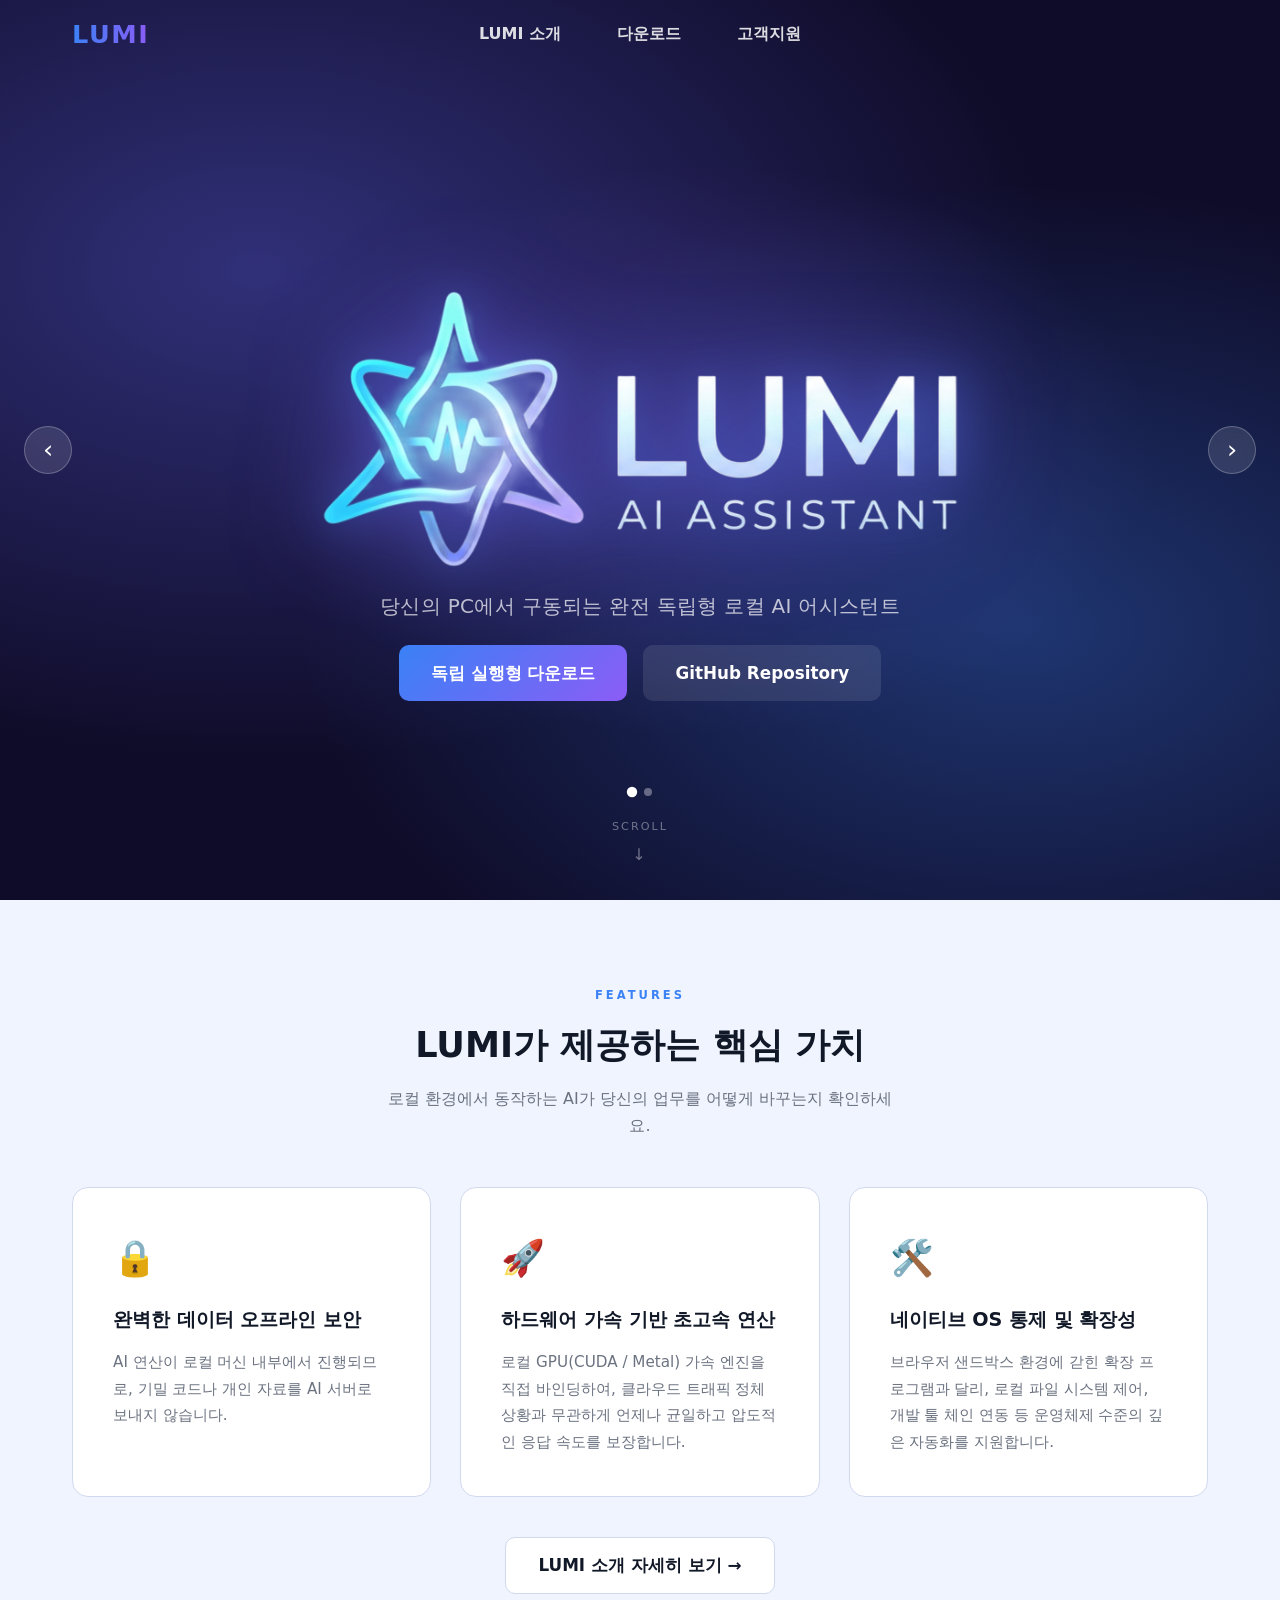
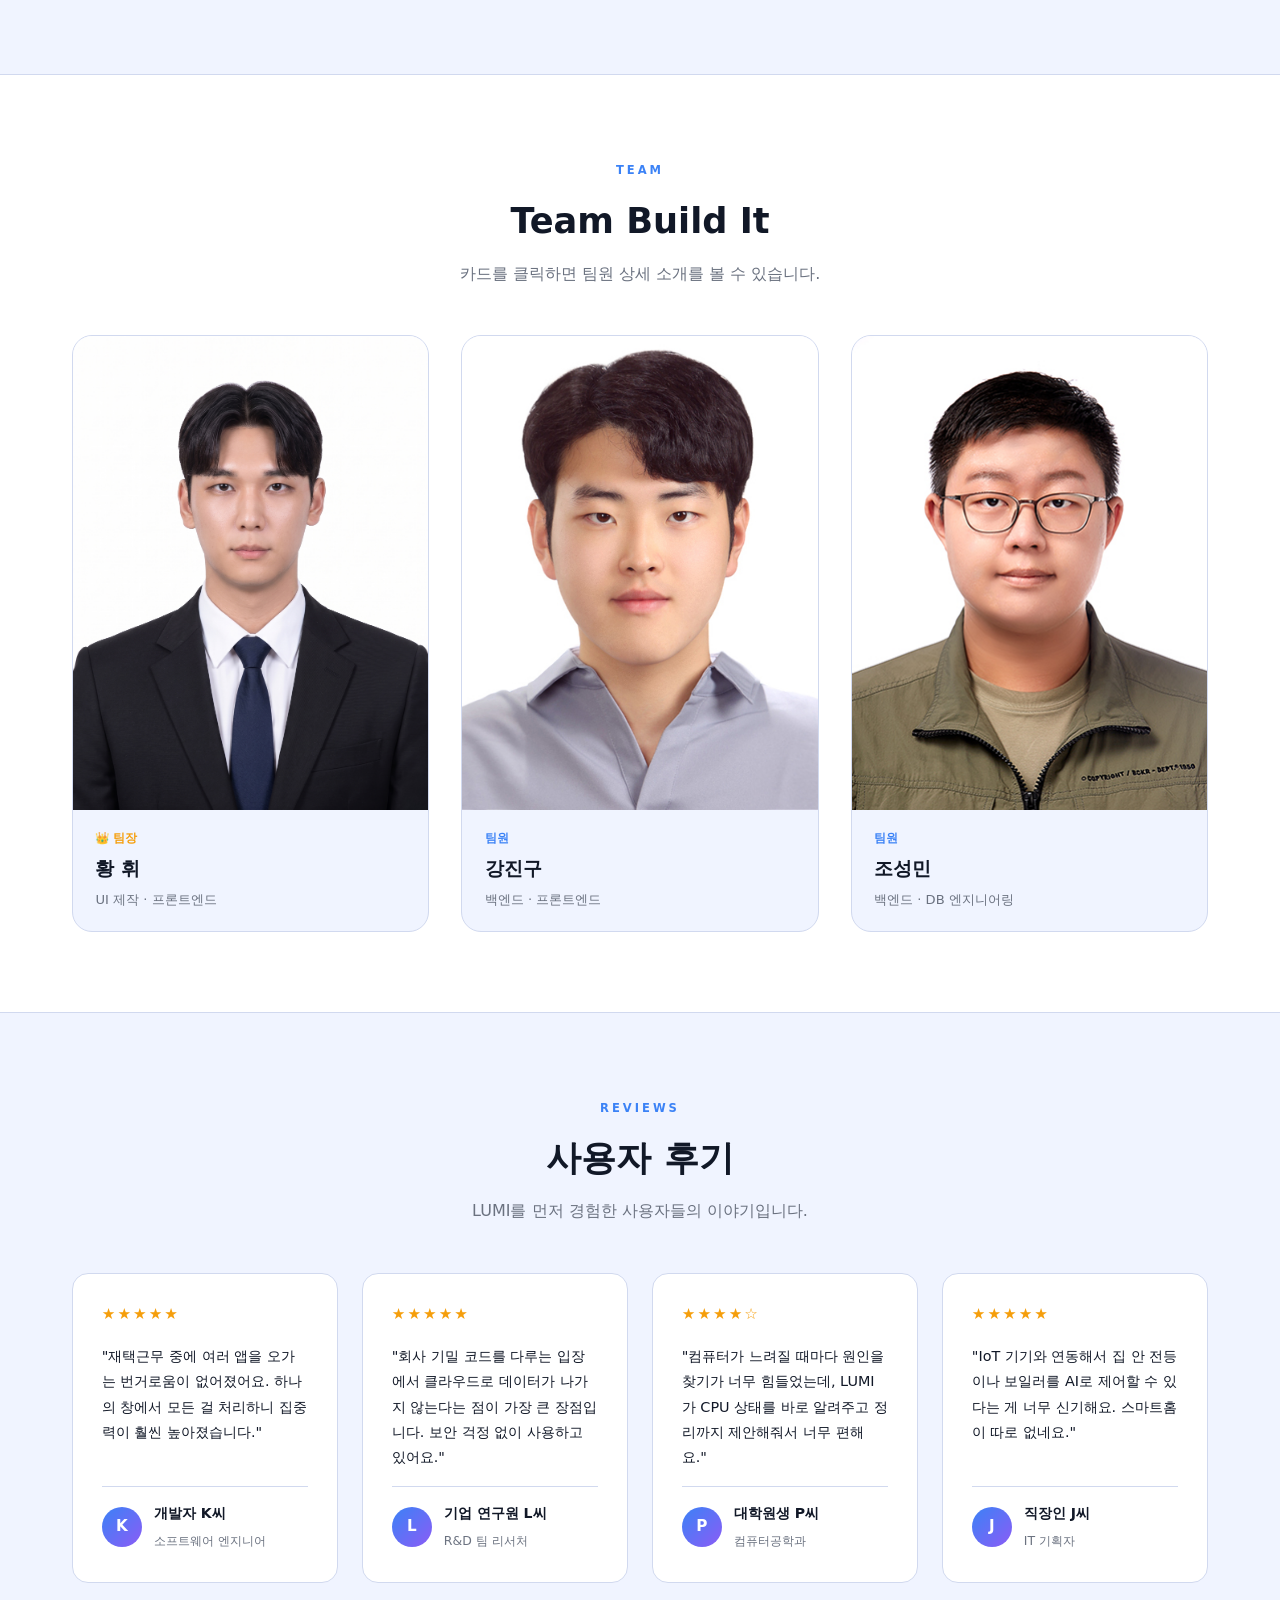
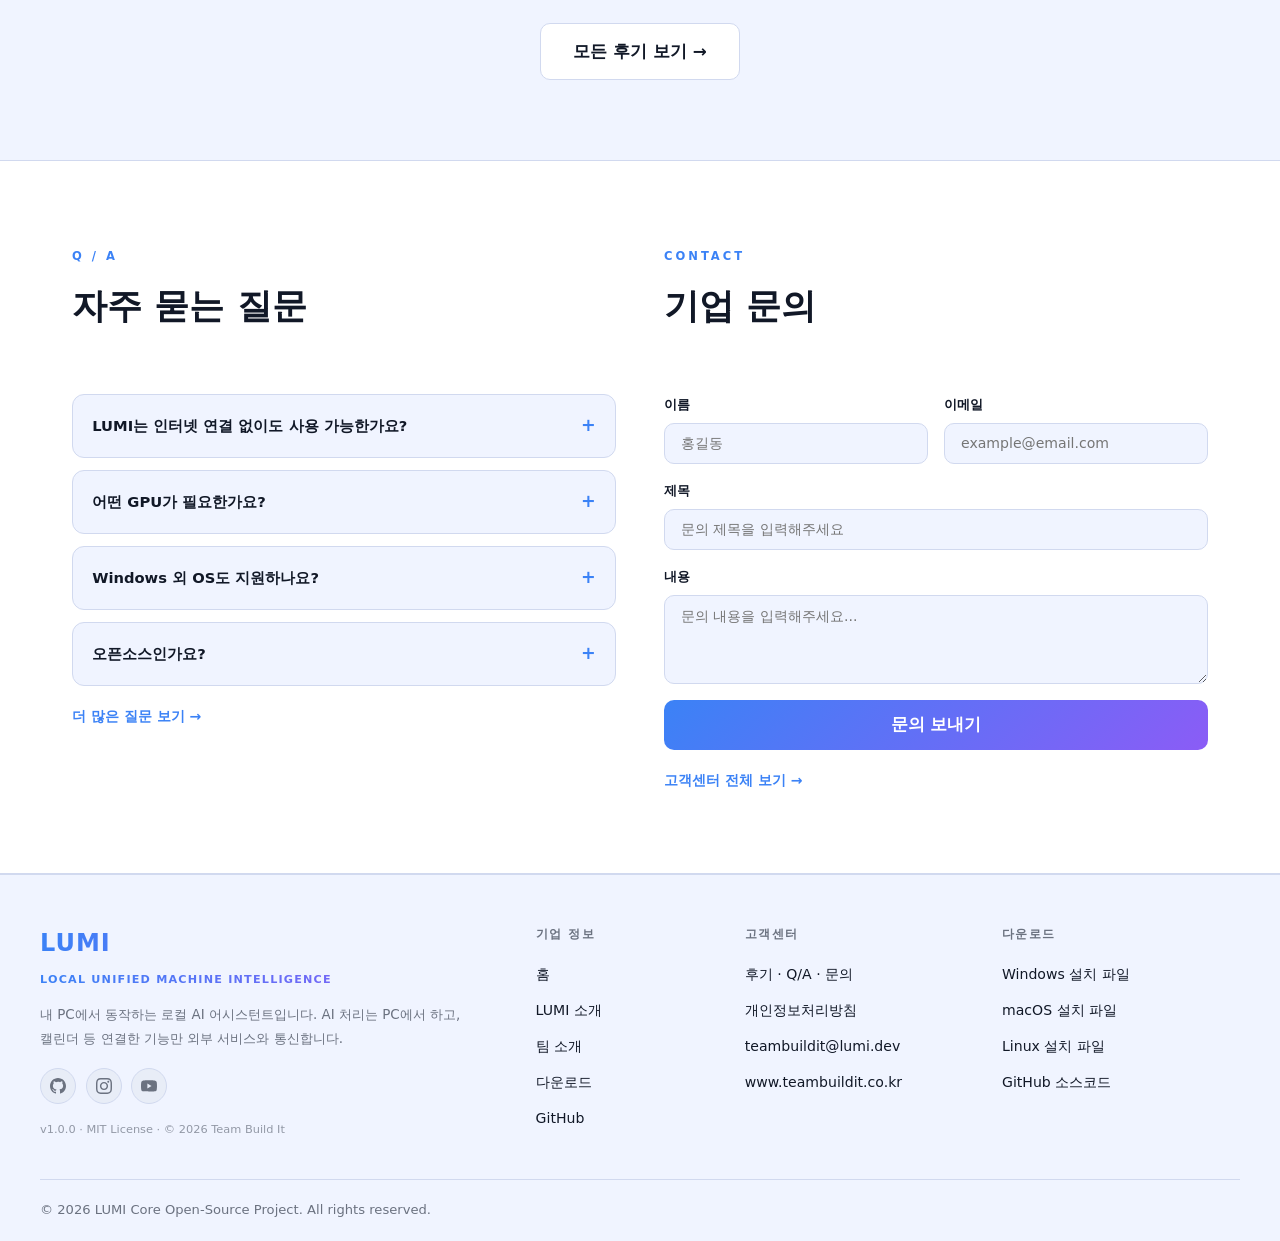
<file: index.html>
﻿<!DOCTYPE html>
<html lang="ko">
<head>
    <meta charset="UTF-8">
    <meta name="viewport" content="width=device-width, initial-scale=1.0">
    <title>LUMI - 로컬 구동형 AI 비서</title>
    <link rel="stylesheet" href="css/variables.css">
    <link rel="stylesheet" href="css/navbar.css">
    <link rel="stylesheet" href="css/layout.css">
    <link rel="stylesheet" href="css/home.css">
    <link rel="stylesheet" href="css/components.css">
    <link rel="stylesheet" href="css/footer.css">
    <link rel="stylesheet" href="css/responsive.css">
</head>
<body>

    <!-- 네비게이션 -->
    <div id="navbar-container"></div>

    <!-- ① 히어로 -->
    <section class="hero-section">
        <div class="hero-slides">

            <!-- 슬라이드 1: LUMI 로고 -->
            <div class="hero-slide active">
                <div class="hero-logo-slide">
                    <img src="images/LUMI_logo.png" alt="LUMI" class="hero-logo-img">
                    <p class="hero-logo-tagline">당신의 PC에서 구동되는 완전 독립형 로컬 AI 어시스턴트</p>
                    <div class="hero-actions">
                        <a href="installer.html" class="btn btn-primary">독립 실행형 다운로드</a>
                        <a href="git.html" class="btn btn-ghost">GitHub Repository</a>
                    </div>
                </div>
            </div>

            <!-- 슬라이드 2: 텍스트 -->
            <div class="hero-slide">
                <div class="hero-banner">
                    <span class="hero-badge">Local Engine AI Assistant</span>
                    <h2>클라우드를 거치지 않는<br>강력한 나만의 로컬 AI 비서</h2>
                    <p>LUMI는 외부 서버 없이 당신의 로컬 하드웨어에서 직접 구동되는 완전한 독립형 AI 어시스턴트입니다.</p>
                    <div class="hero-logo-badges">
                        <span>🔒 완전 프라이빗</span>
                        <span>⚡ GPU 가속</span>
                        <span>🌐 오프라인 동작</span>
                        <span>🛠️ 오픈소스</span>
                    </div>
                </div>
            </div>

        </div>

        <!-- 캐러셀 컨트롤 -->
        <button class="carousel-btn carousel-prev" id="carousel-prev">&#8249;</button>
        <button class="carousel-btn carousel-next" id="carousel-next">&#8250;</button>
        <div class="carousel-dots" id="carousel-dots">
            <span class="carousel-dot active"></span>
            <span class="carousel-dot"></span>
        </div>

        <div class="hero-scroll-hint">SCROLL</div>
    </section>

    <!-- ② 프로젝트 기능 소개 (원래 3가지 유용성 카드) -->
    <section class="features-section">
        <div class="section-inner">
            <div class="section-header" data-animate>
                <span class="section-label">FEATURES</span>
                <h2>LUMI가 제공하는 핵심 가치</h2>
                <p>로컬 환경에서 동작하는 AI가 당신의 업무를 어떻게 바꾸는지 확인하세요.</p>
            </div>
            <div class="core-features">
                <div class="feature-box" data-animate data-delay="1">
                    <div class="feature-icon">🔒</div>
                    <h3>완벽한 데이터 오프라인 보안</h3>
                    <p>AI 연산이 로컬 머신 내부에서 진행되므로, 기밀 코드나 개인 자료를 AI 서버로 보내지 않습니다.</p>
                </div>
                <div class="feature-box" data-animate data-delay="2">
                    <div class="feature-icon">🚀</div>
                    <h3>하드웨어 가속 기반 초고속 연산</h3>
                    <p>로컬 GPU(CUDA / Metal) 가속 엔진을 직접 바인딩하여, 클라우드 트래픽 정체 상황과 무관하게 언제나 균일하고 압도적인 응답 속도를 보장합니다.</p>
                </div>
                <div class="feature-box" data-animate data-delay="3">
                    <div class="feature-icon">🛠️</div>
                    <h3>네이티브 OS 통제 및 확장성</h3>
                    <p>브라우저 샌드박스 환경에 갇힌 확장 프로그램과 달리, 로컬 파일 시스템 제어, 개발 툴 체인 연동 등 운영체제 수준의 깊은 자동화를 지원합니다.</p>
                </div>
            </div>
            <div class="section-cta" data-animate>
                <a href="about.html" class="btn btn-secondary">LUMI 소개 자세히 보기 →</a>
            </div>
        </div>
    </section>

    <!-- ③ 팀원 소개 (포토 카드) -->
    <section class="team-section">
        <div class="section-inner">
            <div class="section-header" data-animate>
                <span class="section-label">TEAM</span>
                <h2>Team Build It</h2>
                <p>카드를 클릭하면 팀원 상세 소개를 볼 수 있습니다.</p>
            </div>
            <div class="team-carousel-row">
            <button class="team-carousel-btn team-carousel-prev" aria-label="이전" disabled>&#10094;</button>
            <div class="team-carousel-viewport">
            <div class="team-cards">
                <a href="team.html#hwanghwi" class="team-card" data-animate data-delay="1">
                    <div class="team-photo">
                        <img src="images/HwangHui.jpg" alt="황휘"
                             onerror="this.style.display='none';this.nextElementSibling.style.display='flex';">
                        <div class="team-photo-fallback">황</div>
                        <div class="team-photo-overlay">
                            <span class="team-overlay-text">자세히 보기</span>
                        </div>
                    </div>
                    <div class="team-foot">
                        <span class="team-foot-badge">👑 팀장</span>
                        <h3>황 휘</h3>
                        <span class="team-foot-role">UI 제작 · 프론트엔드</span>
                    </div>
                </a>
                <a href="team.html#kangjingu" class="team-card" data-animate data-delay="2">
                    <div class="team-photo">
                        <img src="images/Jingoo.jpg" alt="강진구"
                             onerror="this.style.display='none';this.nextElementSibling.style.display='flex';">
                        <div class="team-photo-fallback">강</div>
                        <div class="team-photo-overlay">
                            <span class="team-overlay-text">자세히 보기</span>
                        </div>
                    </div>
                    <div class="team-foot">
                        <span class="team-foot-badge member">팀원</span>
                        <h3>강진구</h3>
                        <span class="team-foot-role">백엔드 · 프론트엔드</span>
                    </div>
                </a>
                <a href="team.html#josungmin" class="team-card" data-animate data-delay="3">
                    <div class="team-photo">
                        <img src="images/Sungmin.jpg" alt="조성민"
                             onerror="this.style.display='none';this.nextElementSibling.style.display='flex';">
                        <div class="team-photo-fallback">조</div>
                        <div class="team-photo-overlay">
                            <span class="team-overlay-text">자세히 보기</span>
                        </div>
                    </div>
                    <div class="team-foot">
                        <span class="team-foot-badge member">팀원</span>
                        <h3>조성민</h3>
                        <span class="team-foot-role">백엔드 · DB 엔지니어링</span>
                    </div>
                </a>
            </div>
            </div><!-- /.team-carousel-viewport -->
            <button class="team-carousel-btn team-carousel-next" aria-label="다음">&#10095;</button>
            </div><!-- /.team-carousel-row -->
            <div class="team-carousel-dots">
                <button class="team-dot active" data-index="0"></button>
                <button class="team-dot" data-index="1"></button>
                <button class="team-dot" data-index="2"></button>
            </div>
        </div>
    </section>

    <!-- ④ 후기 -->
    <section class="reviews-section">
        <div class="section-inner">
            <div class="section-header" data-animate>
                <span class="section-label">REVIEWS</span>
                <h2>사용자 후기</h2>
                <p>LUMI를 먼저 경험한 사용자들의 이야기입니다.</p>
            </div>
            <div class="reviews-grid">
                <div class="review-card" data-animate data-delay="1">
                    <div class="review-stars">★★★★★</div>
                    <p>"재택근무 중에 여러 앱을 오가는 번거로움이 없어졌어요. 하나의 창에서 모든 걸 처리하니 집중력이 훨씬 높아졌습니다."</p>
                    <div class="review-author">
                        <div class="review-avatar">K</div>
                        <div>
                            <strong>개발자 K씨</strong>
                            <span>소프트웨어 엔지니어</span>
                        </div>
                    </div>
                </div>
                <div class="review-card" data-animate data-delay="2">
                    <div class="review-stars">★★★★★</div>
                    <p>"회사 기밀 코드를 다루는 입장에서 클라우드로 데이터가 나가지 않는다는 점이 가장 큰 장점입니다. 보안 걱정 없이 사용하고 있어요."</p>
                    <div class="review-author">
                        <div class="review-avatar">L</div>
                        <div>
                            <strong>기업 연구원 L씨</strong>
                            <span>R&D 팀 리서처</span>
                        </div>
                    </div>
                </div>
                <div class="review-card" data-animate data-delay="3">
                    <div class="review-stars">★★★★☆</div>
                    <p>"컴퓨터가 느려질 때마다 원인을 찾기가 너무 힘들었는데, LUMI가 CPU 상태를 바로 알려주고 정리까지 제안해줘서 너무 편해요."</p>
                    <div class="review-author">
                        <div class="review-avatar">P</div>
                        <div>
                            <strong>대학원생 P씨</strong>
                            <span>컴퓨터공학과</span>
                        </div>
                    </div>
                </div>
                <div class="review-card" data-animate data-delay="4">
                    <div class="review-stars">★★★★★</div>
                    <p>"IoT 기기와 연동해서 집 안 전등이나 보일러를 AI로 제어할 수 있다는 게 너무 신기해요. 스마트홈이 따로 없네요."</p>
                    <div class="review-author">
                        <div class="review-avatar">J</div>
                        <div>
                            <strong>직장인 J씨</strong>
                            <span>IT 기획자</span>
                        </div>
                    </div>
                </div>
            </div>
            <div class="section-cta" data-animate>
                <a href="support.html#tab-reviews" class="btn btn-secondary">모든 후기 보기 →</a>
            </div>
        </div>
    </section>

    <!-- ⑤ Q/A + 기업 문의 -->
    <section class="contact-section">
        <div class="section-inner">
            <div class="contact-grid">

                <!-- Q/A -->
                <div class="qa-box" data-animate="slide-left">
                    <div class="section-header" style="text-align:left;">
                        <span class="section-label">Q / A</span>
                        <h2>자주 묻는 질문</h2>
                    </div>
                    <div class="qa-list">
                        <details class="qa-item">
                            <summary>LUMI는 인터넷 연결 없이도 사용 가능한가요?</summary>
                            <p>네. LUMI는 완전한 오프라인 환경에서 동작하도록 설계되었습니다. 모델 최초 다운로드 이후에는 인터넷 연결 없이도 AI 대화를 사용할 수 있습니다. 날씨, 캘린더 연동처럼 외부 서비스를 쓰는 기능은 인터넷이 필요합니다.</p>
                        </details>
                        <details class="qa-item">
                            <summary>어떤 GPU가 필요한가요?</summary>
                            <p>NVIDIA RTX 3060 이상(VRAM 6GB+) 또는 Apple M 시리즈 칩셋을 권장합니다. CUDA / Metal 가속을 통해 최적의 성능을 발휘합니다.</p>
                        </details>
                        <details class="qa-item">
                            <summary>Windows 외 OS도 지원하나요?</summary>
                            <p>Windows 10/11, macOS(Apple Silicon), Ubuntu 20.04 LTS 이상을 지원합니다. 각 OS 전용 설치 파일을 제공합니다.</p>
                        </details>
                        <details class="qa-item">
                            <summary>오픈소스인가요?</summary>
                            <p>네. LUMI는 완전한 오픈소스 프로젝트입니다. GitHub에서 소스코드를 확인하고 직접 빌드할 수 있습니다.</p>
                        </details>
                    </div>
                    <a href="support.html#tab-qa" class="section-link-more">더 많은 질문 보기 →</a>
                </div>

                <!-- 기업 문의 -->
                <div class="contact-box" data-animate="slide-right">
                    <div class="section-header" style="text-align:left;">
                        <span class="section-label">CONTACT</span>
                        <h2>기업 문의</h2>
                    </div>
                    <form class="contact-form">
                        <div class="form-row">
                            <div class="form-group">
                                <label for="contact-name">이름</label>
                                <input type="text" id="contact-name" placeholder="홍길동">
                            </div>
                            <div class="form-group">
                                <label for="contact-email">이메일</label>
                                <input type="email" id="contact-email" placeholder="example@email.com">
                            </div>
                        </div>
                        <div class="form-group">
                            <label for="contact-subject">제목</label>
                            <input type="text" id="contact-subject" placeholder="문의 제목을 입력해주세요">
                        </div>
                        <div class="form-group">
                            <label for="contact-message">내용</label>
                            <textarea id="contact-message" rows="4" placeholder="문의 내용을 입력해주세요..."></textarea>
                        </div>
                        <button type="submit" class="btn btn-primary btn-full">문의 보내기</button>
                    </form>
                    <a href="support.html#tab-contact" class="section-link-more">고객센터 전체 보기 →</a>
                </div>

            </div>
        </div>
    </section>

    <!-- 푸터 -->
    <footer class="site-footer">
        <div class="footer-inner">
            <div class="footer-brand">
                <div class="footer-logo">LUMI</div>
                <p class="footer-logo-sub">Local Unified Machine Intelligence</p>
                <p class="footer-desc">내 PC에서 동작하는 로컬 AI 어시스턴트입니다. AI 처리는 PC에서 하고, 캘린더 등 연결한 기능만 외부 서비스와 통신합니다.</p>
                <div class="footer-socials">
                    <a href="#" class="footer-social-btn" aria-label="GitHub">
                        <svg viewBox="0 0 24 24" fill="currentColor"><path d="M12 0C5.374 0 0 5.373 0 12c0 5.302 3.438 9.8 8.207 11.387.599.111.793-.261.793-.577v-2.234c-3.338.726-4.033-1.416-4.033-1.416-.546-1.387-1.333-1.756-1.333-1.756-1.089-.745.083-.729.083-.729 1.205.084 1.839 1.237 1.839 1.237 1.07 1.834 2.807 1.304 3.492.997.107-.775.418-1.305.762-1.604-2.665-.305-5.467-1.334-5.467-5.931 0-1.311.469-2.381 1.236-3.221-.124-.303-.535-1.524.117-3.176 0 0 1.008-.322 3.301 1.23A11.509 11.509 0 0112 5.803c1.02.005 2.047.138 3.006.404 2.291-1.552 3.297-1.23 3.297-1.23.653 1.653.242 2.874.118 3.176.77.84 1.235 1.911 1.235 3.221 0 4.609-2.807 5.624-5.479 5.921.43.372.823 1.102.823 2.222v3.293c0 .319.192.694.801.576C20.566 21.797 24 17.3 24 12c0-6.627-5.373-12-12-12z"/></svg>
                    </a>
                    <a href="#" class="footer-social-btn" aria-label="Instagram">
                        <svg viewBox="0 0 24 24" fill="currentColor"><path d="M12 2.163c3.204 0 3.584.012 4.85.07 3.252.148 4.771 1.691 4.919 4.919.058 1.265.069 1.645.069 4.849 0 3.205-.012 3.584-.069 4.849-.149 3.225-1.664 4.771-4.919 4.919-1.266.058-1.644.07-4.85.07-3.204 0-3.584-.012-4.849-.07-3.26-.149-4.771-1.699-4.919-4.92-.058-1.265-.07-1.644-.07-4.849 0-3.204.013-3.583.07-4.849.149-3.227 1.664-4.771 4.919-4.919 1.266-.057 1.645-.069 4.849-.069zm0-2.163c-3.259 0-3.667.014-4.947.072-4.358.2-6.78 2.618-6.98 6.98-.059 1.281-.073 1.689-.073 4.948 0 3.259.014 3.668.072 4.948.2 4.358 2.618 6.78 6.98 6.98 1.281.058 1.689.072 4.948.072 3.259 0 3.668-.014 4.948-.072 4.354-.2 6.782-2.618 6.979-6.98.059-1.28.073-1.689.073-4.948 0-3.259-.014-3.667-.072-4.947-.196-4.354-2.617-6.78-6.979-6.98-1.281-.059-1.69-.073-4.949-.073zm0 5.838c-3.403 0-6.162 2.759-6.162 6.162s2.759 6.163 6.162 6.163 6.162-2.759 6.162-6.163c0-3.403-2.759-6.162-6.162-6.162zm0 10.162c-2.209 0-4-1.79-4-4 0-2.209 1.791-4 4-4s4 1.791 4 4c0 2.21-1.791 4-4 4zm6.406-11.845c-.796 0-1.441.645-1.441 1.44s.645 1.44 1.441 1.44c.795 0 1.439-.645 1.439-1.44s-.644-1.44-1.439-1.44z"/></svg>
                    </a>
                    <a href="#" class="footer-social-btn" aria-label="YouTube">
                        <svg viewBox="0 0 24 24" fill="currentColor"><path d="M23.498 6.186a3.016 3.016 0 00-2.122-2.136C19.505 3.545 12 3.545 12 3.545s-7.505 0-9.377.505A3.017 3.017 0 00.502 6.186C0 8.07 0 12 0 12s0 3.93.502 5.814a3.016 3.016 0 002.122 2.136c1.871.505 9.376.505 9.376.505s7.505 0 9.377-.505a3.015 3.015 0 002.122-2.136C24 15.93 24 12 24 12s0-3.93-.502-5.814zM9.545 15.568V8.432L15.818 12l-6.273 3.568z"/></svg>
                    </a>
                                </div>
                <p class="footer-version">v1.0.0 &middot; MIT License &middot; &copy; 2026 Team Build It</p>
            </div>
            <div class="footer-col-group">
                <h4>기업 정보</h4>
                <ul>
                    <li><a href="index.html">홈</a></li>
                    <li><a href="about.html">LUMI 소개</a></li>
                    <li><a href="team.html">팀 소개</a></li>
                    <li><a href="installer.html">다운로드</a></li>
                    <li><a href="git.html">GitHub</a></li>
                </ul>
            </div>
            <div class="footer-col-group">
                <h4>고객센터</h4>
                <ul>
                    <li><a href="support.html">후기 · Q/A · 문의</a></li>
                    <li><a href="privacy.html">개인정보처리방침</a></li>
                    <li><span>teambuildit@lumi.dev</span></li>
                    <li><span>www.teambuildit.co.kr</span></li>
                </ul>
            </div>
            <div class="footer-col-group">
                <h4>다운로드</h4>
                <ul>
                    <li><a href="installer.html">Windows 설치 파일</a></li>
                    <li><a href="installer.html">macOS 설치 파일</a></li>
                    <li><a href="installer.html">Linux 설치 파일</a></li>
                    <li><a href="git.html">GitHub 소스코드</a></li>
                </ul>
            </div>
        </div>
        <div class="footer-bottom">
            <p>&copy; 2026 LUMI Core Open-Source Project. All rights reserved.</p>
        </div>
    </footer>

    <script src="navbar.js"></script>
    <script>
    /* 캐러셀 */
    (function () {
        const slides = document.querySelectorAll('.hero-slide');
        const dots   = document.querySelectorAll('.carousel-dot');
        let current  = 0;
        let timer;

        function goTo(idx) {
            slides[current].classList.remove('active');
            dots[current].classList.remove('active');
            current = (idx + slides.length) % slides.length;
            slides[current].classList.add('active');
            dots[current].classList.add('active');
        }

        function next() { goTo(current + 1); }
        function prev() { goTo(current - 1); }

        function startAuto() { timer = setInterval(next, 5000); }
        function resetAuto() { clearInterval(timer); startAuto(); }

        document.getElementById('carousel-next').addEventListener('click', () => { next(); resetAuto(); });
        document.getElementById('carousel-prev').addEventListener('click', () => { prev(); resetAuto(); });
        dots.forEach((dot, i) => dot.addEventListener('click', () => { goTo(i); resetAuto(); }));

        startAuto();
    })();

    /* 스크롤 진입 애니메이션 */
    (function () {
        const observer = new IntersectionObserver((entries) => {
            entries.forEach(entry => {
                if (entry.isIntersecting) {
                    entry.target.classList.add('is-visible');
                    observer.unobserve(entry.target);
                }
            });
        }, { threshold: 0.12 });

        document.querySelectorAll('[data-animate]').forEach(el => observer.observe(el));
    })();

    /* ── 팀원 캐러셀 ── */
    (function () {
        const viewport = document.querySelector('.team-carousel-viewport');
        const track    = document.querySelector('.team-carousel-viewport .team-cards');
        const prevBtn  = document.querySelector('.team-carousel-prev');
        const nextBtn  = document.querySelector('.team-carousel-next');
        const dots     = document.querySelectorAll('.team-dot');
        if (!viewport || !track) return;

        const cards = Array.from(track.querySelectorAll('.team-card'));
        const total = cards.length;
        const STEP  = 100 / total;
        let current = 0;

        track.querySelectorAll('[data-animate]').forEach(c => c.classList.add('is-visible'));

        function updateUI() {
            dots.forEach((d, i) => d.classList.toggle('active', i === current));
            if (prevBtn) prevBtn.disabled = current === 0;
            if (nextBtn) nextBtn.disabled = current === total - 1;
        }

        function goTo(idx) {
            current = Math.max(0, Math.min(idx, total - 1));
            track.style.transform = `translateX(-${current * STEP}%)`;
            updateUI();
        }

        updateUI();
        dots.forEach((dot, i) => dot.addEventListener('click', () => goTo(i)));
        if (prevBtn) prevBtn.addEventListener('click', () => goTo(current - 1));
        if (nextBtn) nextBtn.addEventListener('click', () => goTo(current + 1));

        window.addEventListener('resize', () => {
            if (window.innerWidth > 768) {
                current = 0;
                track.style.transform = '';
                updateUI();
            }
        });
    })();

    </script>
</body>
</html>
</file>
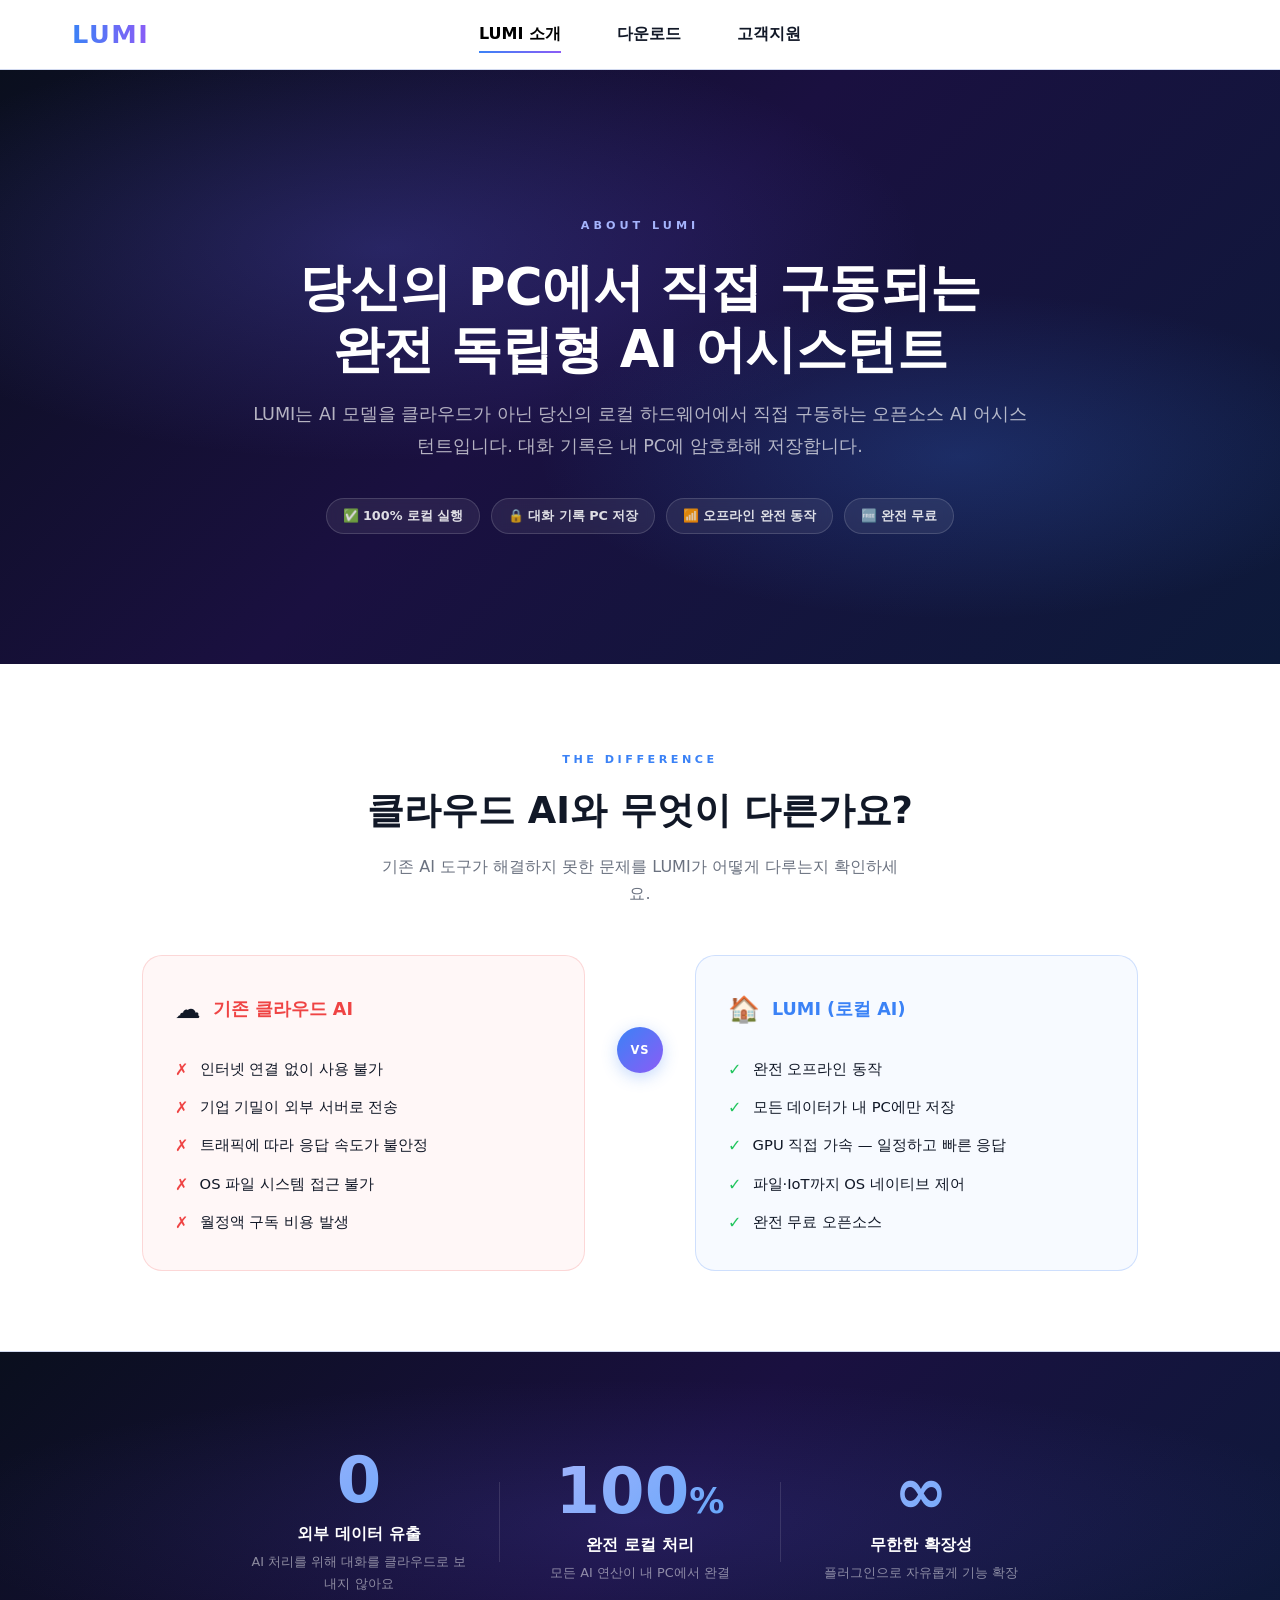
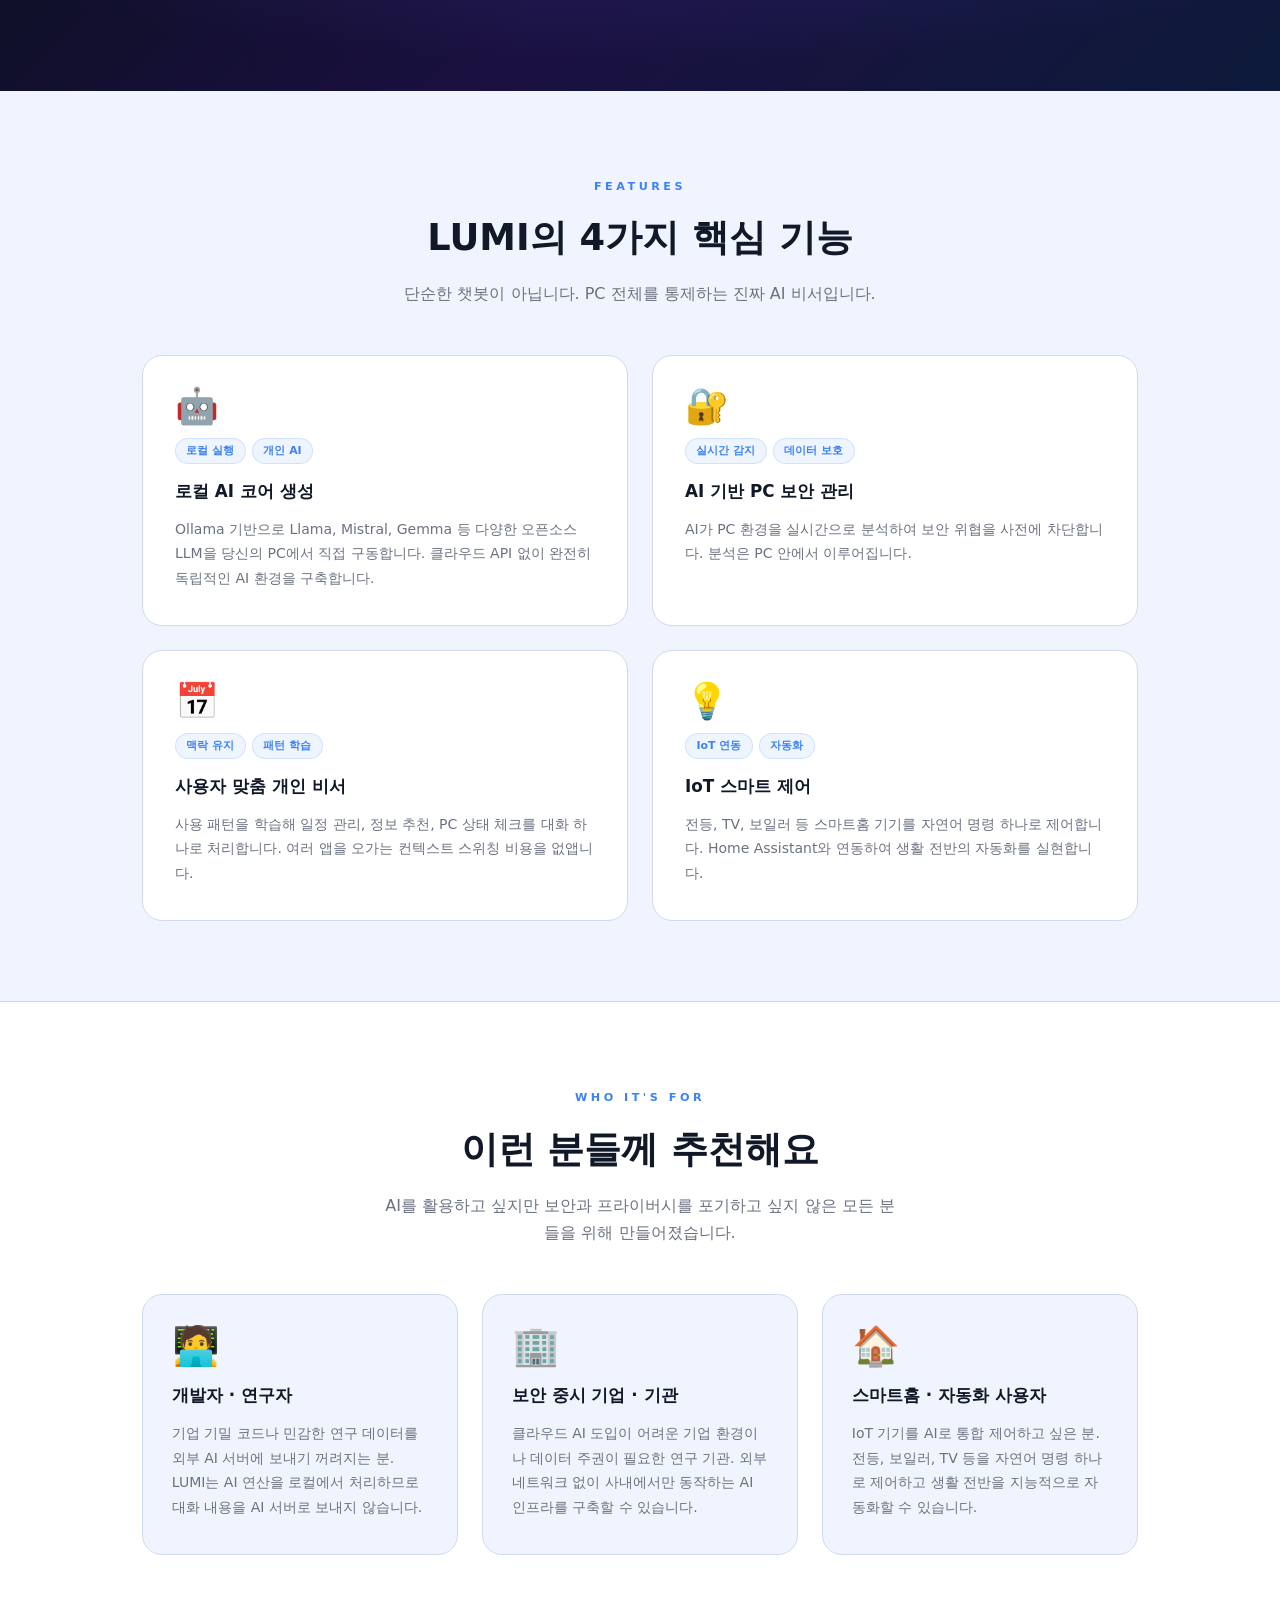
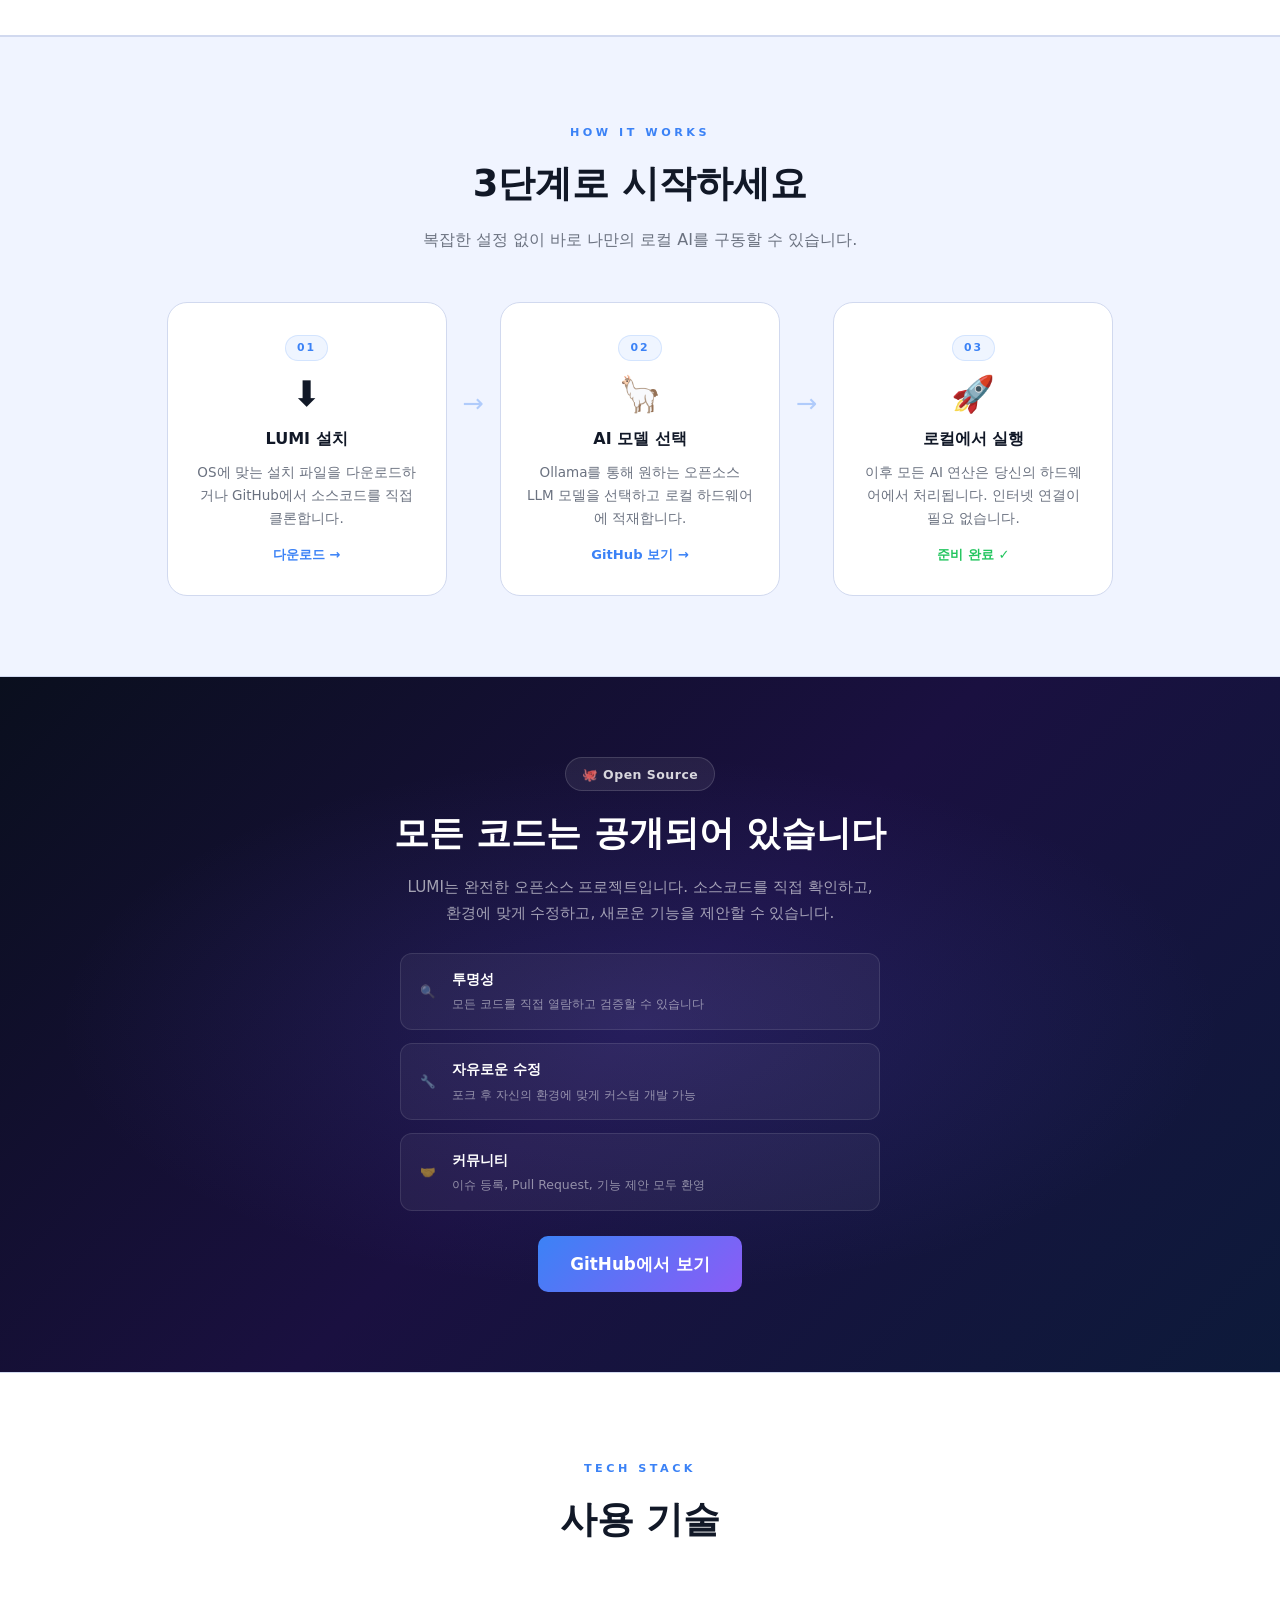
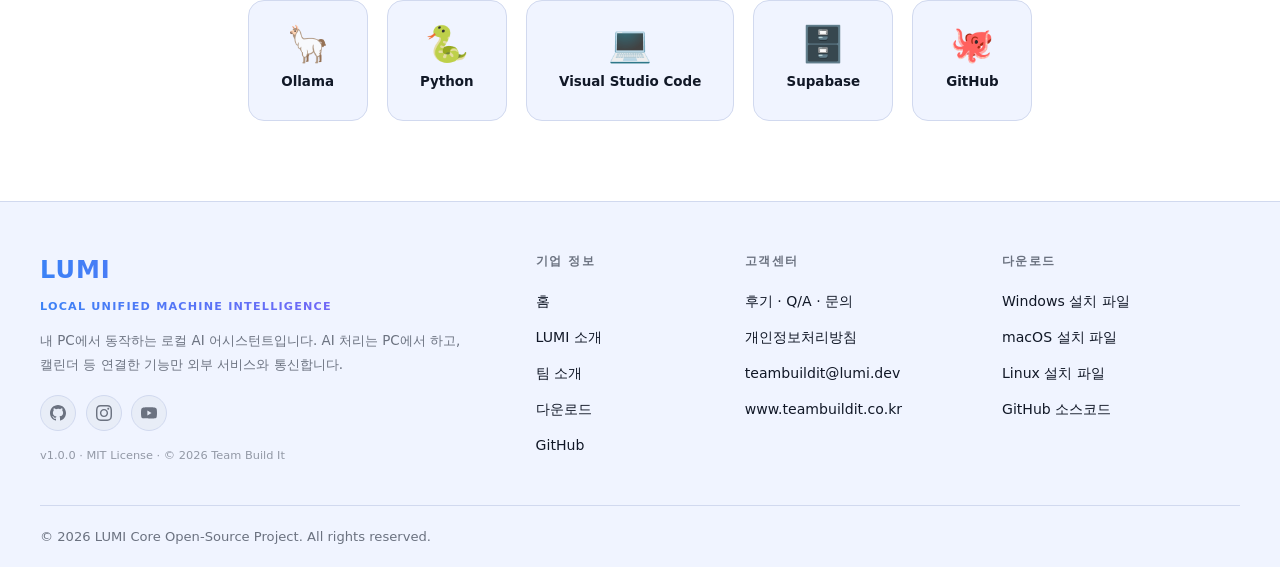
<file: about.html>
﻿<!DOCTYPE html>
<html lang="ko">
<head>
    <meta charset="UTF-8">
    <meta name="viewport" content="width=device-width, initial-scale=1.0">
    <title>LUMI - LUMI 소개</title>
    <link rel="stylesheet" href="css/variables.css">
    <link rel="stylesheet" href="css/navbar.css">
    <link rel="stylesheet" href="css/layout.css">
    <link rel="stylesheet" href="css/about.css">
    <link rel="stylesheet" href="css/components.css">
    <link rel="stylesheet" href="css/footer.css">
    <link rel="stylesheet" href="css/responsive.css">
</head>
<body>

    <div id="navbar-container"></div>

    <main class="main-content">

        <!-- ① 히어로 -->
        <section class="about-hero">
            <div class="about-hero-inner">
                <div class="about-label-chip">ABOUT LUMI</div>
                <h1>당신의 PC에서 직접 구동되는<br>완전 독립형 AI 어시스턴트</h1>
                <p>LUMI는 AI 모델을 클라우드가 아닌 당신의 로컬 하드웨어에서 직접 구동하는 오픈소스 AI 어시스턴트입니다. 대화 기록은 내 PC에 암호화해 저장합니다.</p>
                <div class="hero-pills">
                    <span>✅ 100% 로컬 실행</span>
                    <span>🔒 대화 기록 PC 저장</span>
                    <span>📶 오프라인 완전 동작</span>
                    <span>🆓 완전 무료</span>
                </div>
            </div>
        </section>

        <!-- ② Cloud vs LUMI -->
        <section class="vs-section">
            <div class="about-inner">
                <div class="about-section-head" data-animate>
                    <span class="about-label">THE DIFFERENCE</span>
                    <h2>클라우드 AI와 무엇이 다른가요?</h2>
                    <p>기존 AI 도구가 해결하지 못한 문제를 LUMI가 어떻게 다루는지 확인하세요.</p>
                </div>
                <div class="vs-cards" data-animate>
                    <div class="vs-card bad">
                        <div class="vs-card-top">
                            <span class="vs-emoji">☁️</span>
                            <h3>기존 클라우드 AI</h3>
                        </div>
                        <ul>
                            <li><span class="x">✗</span>인터넷 연결 없이 사용 불가</li>
                            <li><span class="x">✗</span>기업 기밀이 외부 서버로 전송</li>
                            <li><span class="x">✗</span>트래픽에 따라 응답 속도가 불안정</li>
                            <li><span class="x">✗</span>OS 파일 시스템 접근 불가</li>
                            <li><span class="x">✗</span>월정액 구독 비용 발생</li>
                        </ul>
                    </div>
                    <div class="vs-middle">
                        <div class="vs-badge">VS</div>
                    </div>
                    <div class="vs-card good">
                        <div class="vs-card-top">
                            <span class="vs-emoji">🏠</span>
                            <h3>LUMI (로컬 AI)</h3>
                        </div>
                        <ul>
                            <li><span class="ck">✓</span>완전 오프라인 동작</li>
                            <li><span class="ck">✓</span>모든 데이터가 내 PC에만 저장</li>
                            <li><span class="ck">✓</span>GPU 직접 가속 — 일정하고 빠른 응답</li>
                            <li><span class="ck">✓</span>파일·IoT까지 OS 네이티브 제어</li>
                            <li><span class="ck">✓</span>완전 무료 오픈소스</li>
                        </ul>
                    </div>
                </div>
            </div>
        </section>

        <!-- ③ 핵심 수치 -->
        <section class="stats-section">
            <div class="about-inner">
                <div class="stats-row">
                    <div class="stat-block" data-animate data-delay="1">
                        <div class="stat-num">0</div>
                        <div class="stat-label">외부 데이터 유출</div>
                        <div class="stat-desc">AI 처리를 위해 대화를 클라우드로 보내지 않아요</div>
                    </div>
                    <div class="stat-divider"></div>
                    <div class="stat-block" data-animate data-delay="2">
                        <div class="stat-num">100<span class="stat-unit">%</span></div>
                        <div class="stat-label">완전 로컬 처리</div>
                        <div class="stat-desc">모든 AI 연산이 내 PC에서 완결</div>
                    </div>
                    <div class="stat-divider"></div>
                    <div class="stat-block" data-animate data-delay="3">
                        <div class="stat-num">∞</div>
                        <div class="stat-label">무한한 확장성</div>
                        <div class="stat-desc">플러그인으로 자유롭게 기능 확장</div>
                    </div>
                </div>
            </div>
        </section>

        <!-- ④ 핵심 기능 4개 -->
        <section class="features-4-section">
            <div class="about-inner">
                <div class="about-section-head" data-animate>
                    <span class="about-label">FEATURES</span>
                    <h2>LUMI의 4가지 핵심 기능</h2>
                    <p>단순한 챗봇이 아닙니다. PC 전체를 통제하는 진짜 AI 비서입니다.</p>
                </div>
                <div class="feat4-grid">
                    <div class="feat4-card" data-animate data-delay="1">
                        <div class="feat4-icon-wrap">🤖</div>
                        <div class="feat4-tags"><span>로컬 실행</span><span>개인 AI</span></div>
                        <h3>로컬 AI 코어 생성</h3>
                        <p>Ollama 기반으로 Llama, Mistral, Gemma 등 다양한 오픈소스 LLM을 당신의 PC에서 직접 구동합니다. 클라우드 API 없이 완전히 독립적인 AI 환경을 구축합니다.</p>
                    </div>
                    <div class="feat4-card" data-animate data-delay="2">
                        <div class="feat4-icon-wrap">🔐</div>
                        <div class="feat4-tags"><span>실시간 감지</span><span>데이터 보호</span></div>
                        <h3>AI 기반 PC 보안 관리</h3>
                        <p>AI가 PC 환경을 실시간으로 분석하여 보안 위협을 사전에 차단합니다. 분석은 PC 안에서 이루어집니다.</p>
                    </div>
                    <div class="feat4-card" data-animate data-delay="3">
                        <div class="feat4-icon-wrap">📅</div>
                        <div class="feat4-tags"><span>맥락 유지</span><span>패턴 학습</span></div>
                        <h3>사용자 맞춤 개인 비서</h3>
                        <p>사용 패턴을 학습해 일정 관리, 정보 추천, PC 상태 체크를 대화 하나로 처리합니다. 여러 앱을 오가는 컨텍스트 스위칭 비용을 없앱니다.</p>
                    </div>
                    <div class="feat4-card" data-animate data-delay="4">
                        <div class="feat4-icon-wrap">💡</div>
                        <div class="feat4-tags"><span>IoT 연동</span><span>자동화</span></div>
                        <h3>IoT 스마트 제어</h3>
                        <p>전등, TV, 보일러 등 스마트홈 기기를 자연어 명령 하나로 제어합니다. Home Assistant와 연동하여 생활 전반의 자동화를 실현합니다.</p>
                    </div>
                </div>
            </div>
        </section>

        <!-- ⑤ 이런 분들께 추천해요 -->
        <section class="target-section">
            <div class="about-inner">
                <div class="about-section-head" data-animate>
                    <span class="about-label">WHO IT'S FOR</span>
                    <h2>이런 분들께 추천해요</h2>
                    <p>AI를 활용하고 싶지만 보안과 프라이버시를 포기하고 싶지 않은 모든 분들을 위해 만들어졌습니다.</p>
                </div>
                <div class="target-cards">
                    <div class="target-card" data-animate data-delay="1">
                        <div class="target-icon">🧑‍💻</div>
                        <h3>개발자 · 연구자</h3>
                        <p>기업 기밀 코드나 민감한 연구 데이터를 외부 AI 서버에 보내기 꺼려지는 분. LUMI는 AI 연산을 로컬에서 처리하므로 대화 내용을 AI 서버로 보내지 않습니다.</p>
                    </div>
                    <div class="target-card" data-animate data-delay="2">
                        <div class="target-icon">🏢</div>
                        <h3>보안 중시 기업 · 기관</h3>
                        <p>클라우드 AI 도입이 어려운 기업 환경이나 데이터 주권이 필요한 연구 기관. 외부 네트워크 없이 사내에서만 동작하는 AI 인프라를 구축할 수 있습니다.</p>
                    </div>
                    <div class="target-card" data-animate data-delay="3">
                        <div class="target-icon">🏠</div>
                        <h3>스마트홈 · 자동화 사용자</h3>
                        <p>IoT 기기를 AI로 통합 제어하고 싶은 분. 전등, 보일러, TV 등을 자연어 명령 하나로 제어하고 생활 전반을 지능적으로 자동화할 수 있습니다.</p>
                    </div>
                </div>
            </div>
        </section>

        <!-- ⑥ 어떻게 작동하는가 -->
        <section class="how-section">
            <div class="about-inner">
                <div class="about-section-head" data-animate>
                    <span class="about-label">HOW IT WORKS</span>
                    <h2>3단계로 시작하세요</h2>
                    <p>복잡한 설정 없이 바로 나만의 로컬 AI를 구동할 수 있습니다.</p>
                </div>
                <div class="how-row">
                    <div class="how-step" data-animate data-delay="1">
                        <div class="how-num">01</div>
                        <div class="how-icon">⬇️</div>
                        <h3>LUMI 설치</h3>
                        <p>OS에 맞는 설치 파일을 다운로드하거나 GitHub에서 소스코드를 직접 클론합니다.</p>
                        <a href="installer.html" class="how-link">다운로드 →</a>
                    </div>
                    <div class="how-arrow" aria-hidden="true">→</div>
                    <div class="how-step" data-animate data-delay="2">
                        <div class="how-num">02</div>
                        <div class="how-icon">🦙</div>
                        <h3>AI 모델 선택</h3>
                        <p>Ollama를 통해 원하는 오픈소스 LLM 모델을 선택하고 로컬 하드웨어에 적재합니다.</p>
                        <a href="git.html" class="how-link">GitHub 보기 →</a>
                    </div>
                    <div class="how-arrow" aria-hidden="true">→</div>
                    <div class="how-step" data-animate data-delay="3">
                        <div class="how-num">03</div>
                        <div class="how-icon">🚀</div>
                        <h3>로컬에서 실행</h3>
                        <p>이후 모든 AI 연산은 당신의 하드웨어에서 처리됩니다. 인터넷 연결이 필요 없습니다.</p>
                        <span class="how-link-done">준비 완료 ✓</span>
                    </div>
                </div>
            </div>
        </section>

        <!-- ⑦ 오픈소스 철학 -->
        <section class="opensource-section">
            <div class="about-inner">
                <div class="opensource-inner" data-animate>
                    <div class="os-badge">🐙 Open Source</div>
                    <h2>모든 코드는 공개되어 있습니다</h2>
                    <p>LUMI는 완전한 오픈소스 프로젝트입니다. 소스코드를 직접 확인하고, 환경에 맞게 수정하고, 새로운 기능을 제안할 수 있습니다.</p>
                    <div class="os-points">
                        <div class="os-point">
                            <span class="os-point-icon">🔍</span>
                            <div>
                                <strong>투명성</strong>
                                <span>모든 코드를 직접 열람하고 검증할 수 있습니다</span>
                            </div>
                        </div>
                        <div class="os-point">
                            <span class="os-point-icon">🔧</span>
                            <div>
                                <strong>자유로운 수정</strong>
                                <span>포크 후 자신의 환경에 맞게 커스텀 개발 가능</span>
                            </div>
                        </div>
                        <div class="os-point">
                            <span class="os-point-icon">🤝</span>
                            <div>
                                <strong>커뮤니티</strong>
                                <span>이슈 등록, Pull Request, 기능 제안 모두 환영</span>
                            </div>
                        </div>
                    </div>
                    <a href="https://github.com/Starlight0307/Team-Build-It" target="_blank" class="btn btn-primary">GitHub에서 보기</a>
                </div>
            </div>
        </section>

        <!-- ⑧ 기술 스택 -->
        <section class="tech-section">
            <div class="about-inner">
                <div class="about-section-head" data-animate>
                    <span class="about-label">TECH STACK</span>
                    <h2>사용 기술</h2>
                </div>
                <div class="tech-grid" data-animate>
                    <div class="tech-item"><div class="tech-icon">🦙</div><span>Ollama</span></div>
                    <div class="tech-item"><div class="tech-icon">🐍</div><span>Python</span></div>
                    <div class="tech-item"><div class="tech-icon">💻</div><span>Visual Studio Code</span></div>
                    <div class="tech-item"><div class="tech-icon">🗄️</div><span>Supabase</span></div>
                    <div class="tech-item"><div class="tech-icon">🐙</div><span>GitHub</span></div>
                </div>
            </div>
        </section>

    </main>

    <footer class="site-footer">
        <div class="footer-inner">
            <div class="footer-brand">
                <div class="footer-logo">LUMI</div>
                <p class="footer-logo-sub">Local Unified Machine Intelligence</p>
                <p class="footer-desc">내 PC에서 동작하는 로컬 AI 어시스턴트입니다. AI 처리는 PC에서 하고, 캘린더 등 연결한 기능만 외부 서비스와 통신합니다.</p>
                <div class="footer-socials">
                    <a href="#" class="footer-social-btn" aria-label="GitHub">
                        <svg viewBox="0 0 24 24" fill="currentColor"><path d="M12 0C5.374 0 0 5.373 0 12c0 5.302 3.438 9.8 8.207 11.387.599.111.793-.261.793-.577v-2.234c-3.338.726-4.033-1.416-4.033-1.416-.546-1.387-1.333-1.756-1.333-1.756-1.089-.745.083-.729.083-.729 1.205.084 1.839 1.237 1.839 1.237 1.07 1.834 2.807 1.304 3.492.997.107-.775.418-1.305.762-1.604-2.665-.305-5.467-1.334-5.467-5.931 0-1.311.469-2.381 1.236-3.221-.124-.303-.535-1.524.117-3.176 0 0 1.008-.322 3.301 1.23A11.509 11.509 0 0112 5.803c1.02.005 2.047.138 3.006.404 2.291-1.552 3.297-1.23 3.297-1.23.653 1.653.242 2.874.118 3.176.77.84 1.235 1.911 1.235 3.221 0 4.609-2.807 5.624-5.479 5.921.43.372.823 1.102.823 2.222v3.293c0 .319.192.694.801.576C20.566 21.797 24 17.3 24 12c0-6.627-5.373-12-12-12z"/></svg>
                    </a>
                    <a href="#" class="footer-social-btn" aria-label="Instagram">
                        <svg viewBox="0 0 24 24" fill="currentColor"><path d="M12 2.163c3.204 0 3.584.012 4.85.07 3.252.148 4.771 1.691 4.919 4.919.058 1.265.069 1.645.069 4.849 0 3.205-.012 3.584-.069 4.849-.149 3.225-1.664 4.771-4.919 4.919-1.266.058-1.644.07-4.85.07-3.204 0-3.584-.012-4.849-.07-3.26-.149-4.771-1.699-4.919-4.92-.058-1.265-.07-1.644-.07-4.849 0-3.204.013-3.583.07-4.849.149-3.227 1.664-4.771 4.919-4.919 1.266-.057 1.645-.069 4.849-.069zm0-2.163c-3.259 0-3.667.014-4.947.072-4.358.2-6.78 2.618-6.98 6.98-.059 1.281-.073 1.689-.073 4.948 0 3.259.014 3.668.072 4.948.2 4.358 2.618 6.78 6.98 6.98 1.281.058 1.689.072 4.948.072 3.259 0 3.668-.014 4.948-.072 4.354-.2 6.782-2.618 6.979-6.98.059-1.28.073-1.689.073-4.948 0-3.259-.014-3.667-.072-4.947-.196-4.354-2.617-6.78-6.979-6.98-1.281-.059-1.69-.073-4.949-.073zm0 5.838c-3.403 0-6.162 2.759-6.162 6.162s2.759 6.163 6.162 6.163 6.162-2.759 6.162-6.163c0-3.403-2.759-6.162-6.162-6.162zm0 10.162c-2.209 0-4-1.79-4-4 0-2.209 1.791-4 4-4s4 1.791 4 4c0 2.21-1.791 4-4 4zm6.406-11.845c-.796 0-1.441.645-1.441 1.44s.645 1.44 1.441 1.44c.795 0 1.439-.645 1.439-1.44s-.644-1.44-1.439-1.44z"/></svg>
                    </a>
                    <a href="#" class="footer-social-btn" aria-label="YouTube">
                        <svg viewBox="0 0 24 24" fill="currentColor"><path d="M23.498 6.186a3.016 3.016 0 00-2.122-2.136C19.505 3.545 12 3.545 12 3.545s-7.505 0-9.377.505A3.017 3.017 0 00.502 6.186C0 8.07 0 12 0 12s0 3.93.502 5.814a3.016 3.016 0 002.122 2.136c1.871.505 9.376.505 9.376.505s7.505 0 9.377-.505a3.015 3.015 0 002.122-2.136C24 15.93 24 12 24 12s0-3.93-.502-5.814zM9.545 15.568V8.432L15.818 12l-6.273 3.568z"/></svg>
                    </a>
                                </div>
                <p class="footer-version">v1.0.0 &middot; MIT License &middot; &copy; 2026 Team Build It</p>
            </div>
            <div class="footer-col-group">
                <h4>기업 정보</h4>
                <ul>
                    <li><a href="index.html">홈</a></li>
                    <li><a href="about.html">LUMI 소개</a></li>
                    <li><a href="team.html">팀 소개</a></li>
                    <li><a href="installer.html">다운로드</a></li>
                    <li><a href="git.html">GitHub</a></li>
                </ul>
            </div>
            <div class="footer-col-group">
                <h4>고객센터</h4>
                <ul>
                    <li><a href="support.html">후기 · Q/A · 문의</a></li>
                    <li><a href="privacy.html">개인정보처리방침</a></li>
                    <li><span>teambuildit@lumi.dev</span></li>
                    <li><span>www.teambuildit.co.kr</span></li>
                </ul>
            </div>
            <div class="footer-col-group">
                <h4>다운로드</h4>
                <ul>
                    <li><a href="installer.html">Windows 설치 파일</a></li>
                    <li><a href="installer.html">macOS 설치 파일</a></li>
                    <li><a href="installer.html">Linux 설치 파일</a></li>
                    <li><a href="git.html">GitHub 소스코드</a></li>
                </ul>
            </div>
        </div>
        <div class="footer-bottom">
            <p>&copy; 2026 LUMI Core Open-Source Project. All rights reserved.</p>
        </div>
    </footer>

    <script src="navbar.js"></script>
    <script>
    (function () {
        const observer = new IntersectionObserver((entries) => {
            entries.forEach(entry => {
                if (entry.isIntersecting) {
                    entry.target.classList.add('is-visible');
                    observer.unobserve(entry.target);
                }
            });
        }, { threshold: 0.1 });
        document.querySelectorAll('[data-animate]').forEach(el => observer.observe(el));
    })();
    </script>
</body>
</html>
</file>
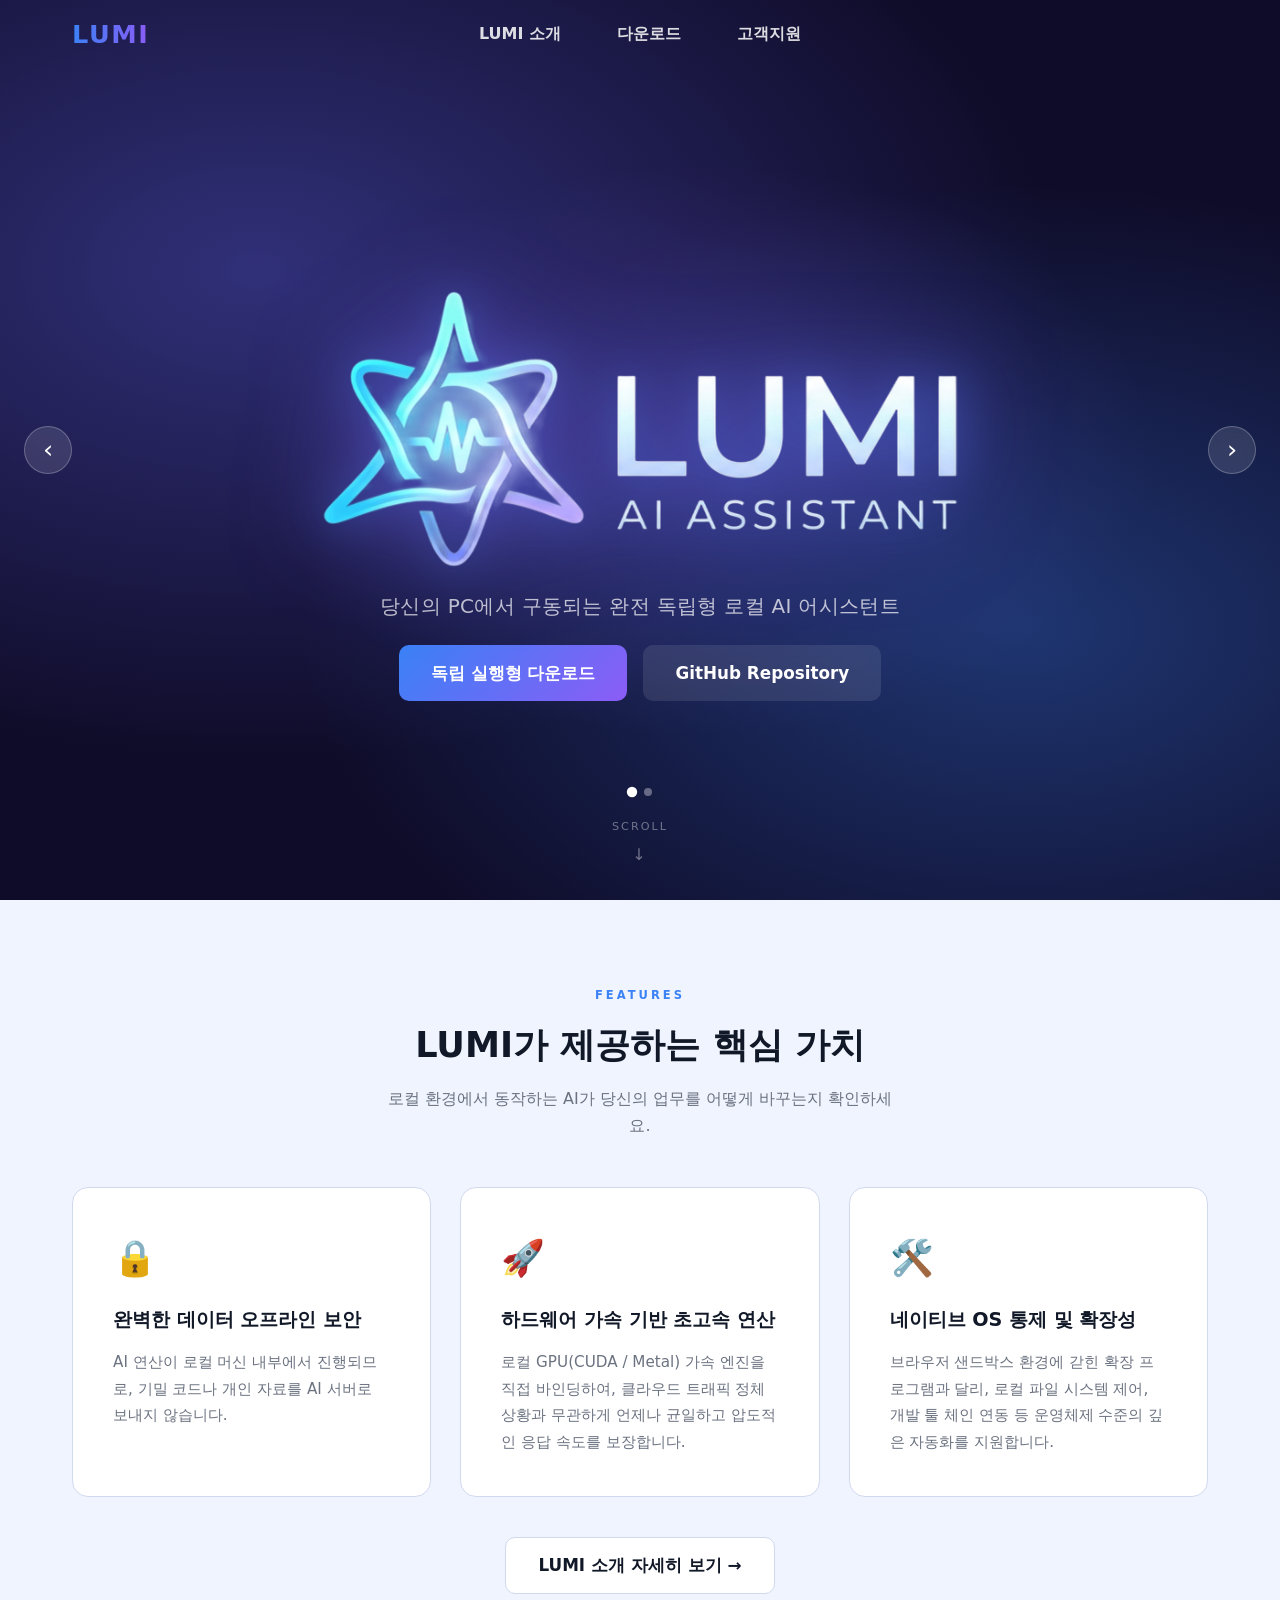
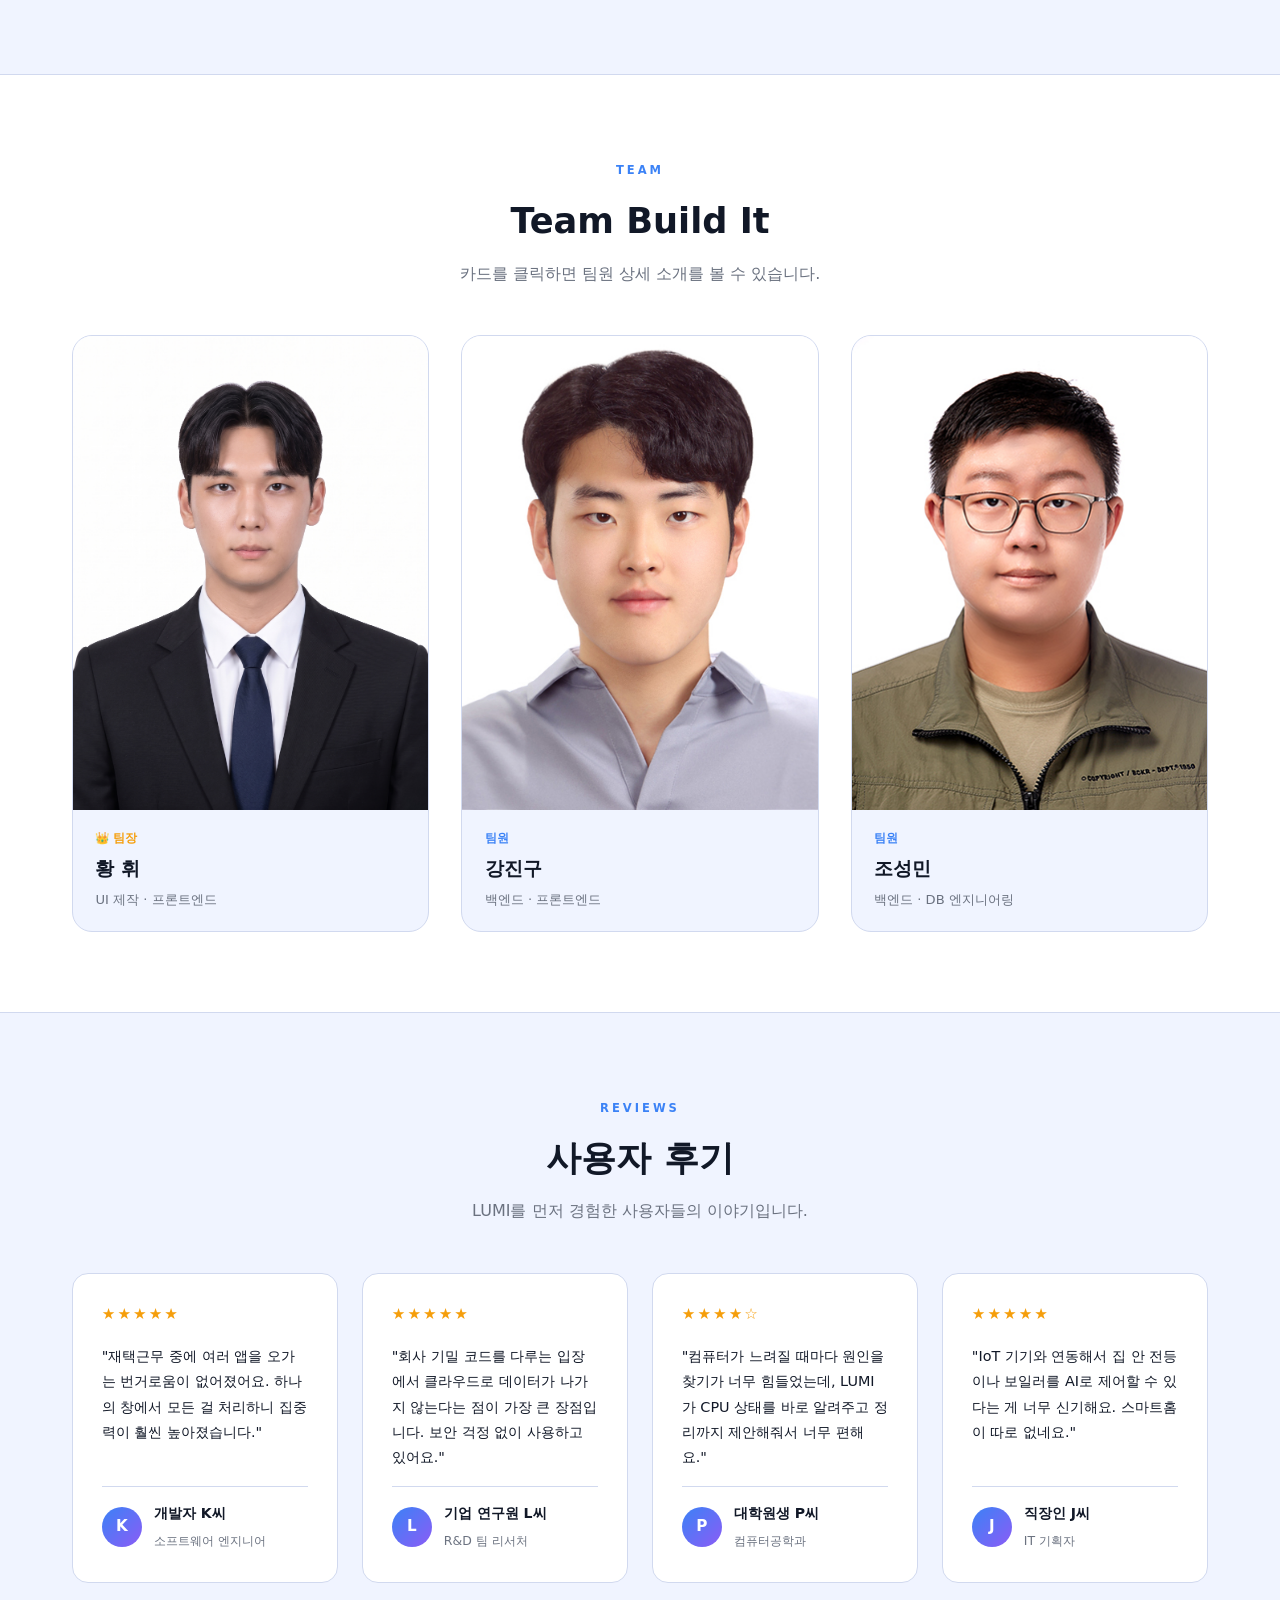
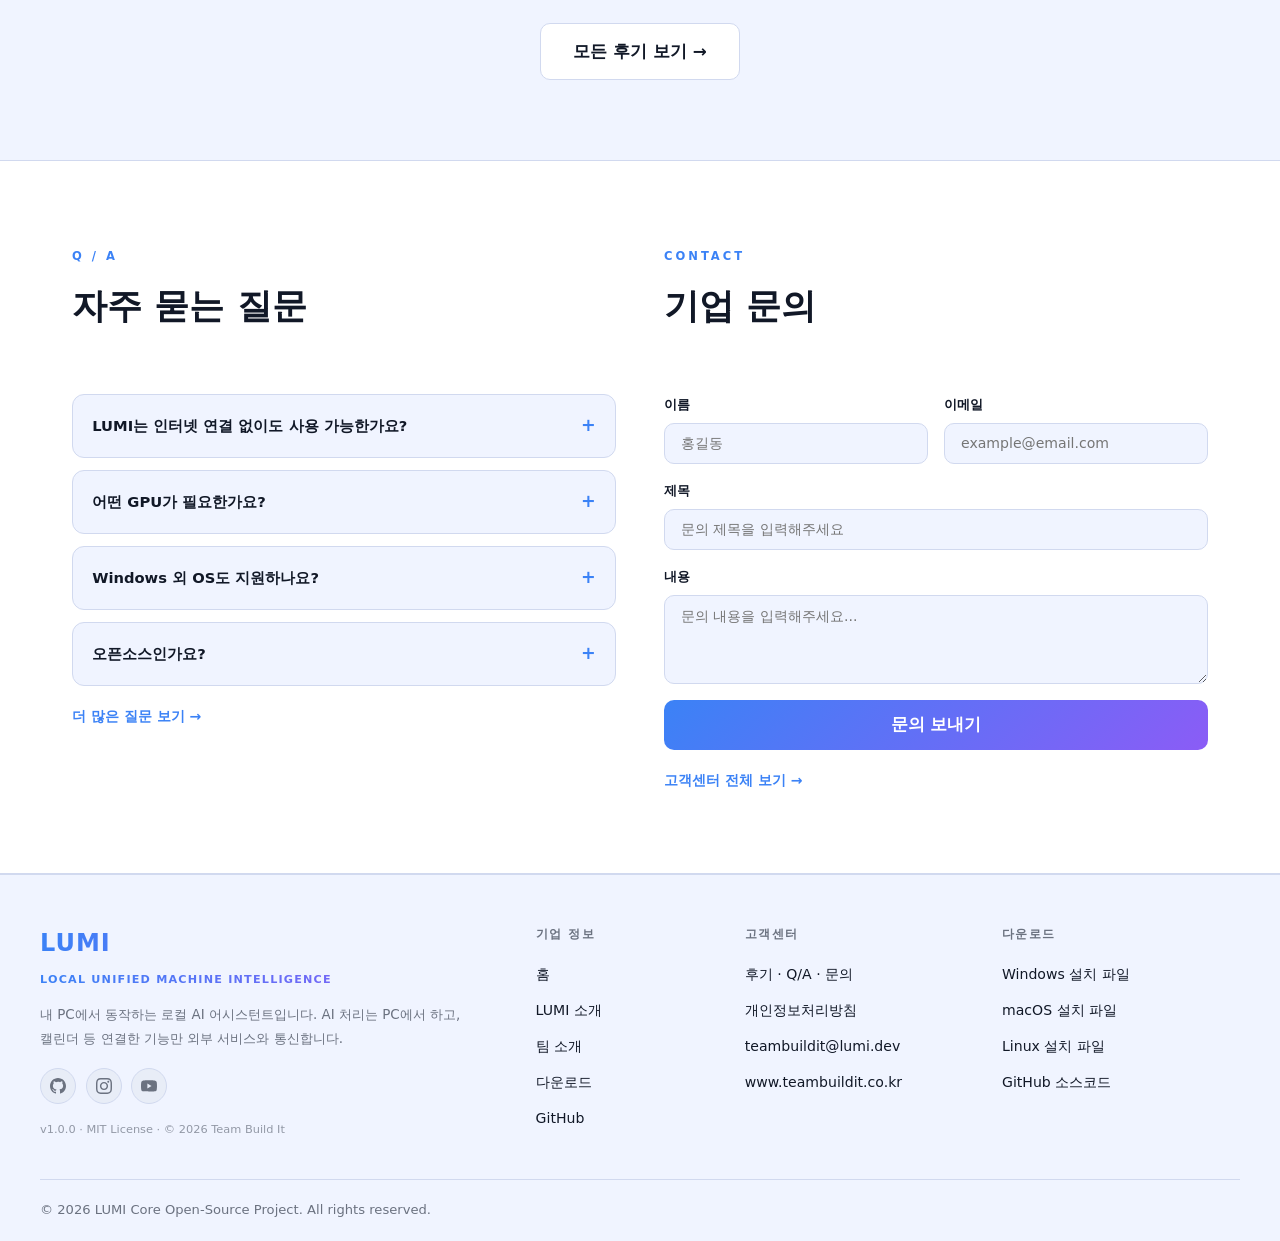
<file: auth.html>
<!DOCTYPE html>
<html lang="ko">
<head>
    <meta charset="UTF-8">
    <meta http-equiv="refresh" content="0; url=index.html">
    <title>LUMI</title>
    <script>location.replace("index.html");</script>
</head>
<body>
    <p>LUMI 사이트는 로그인이 필요 없습니다. <a href="index.html">홈으로 이동</a></p>
</body>
</html>
</file>
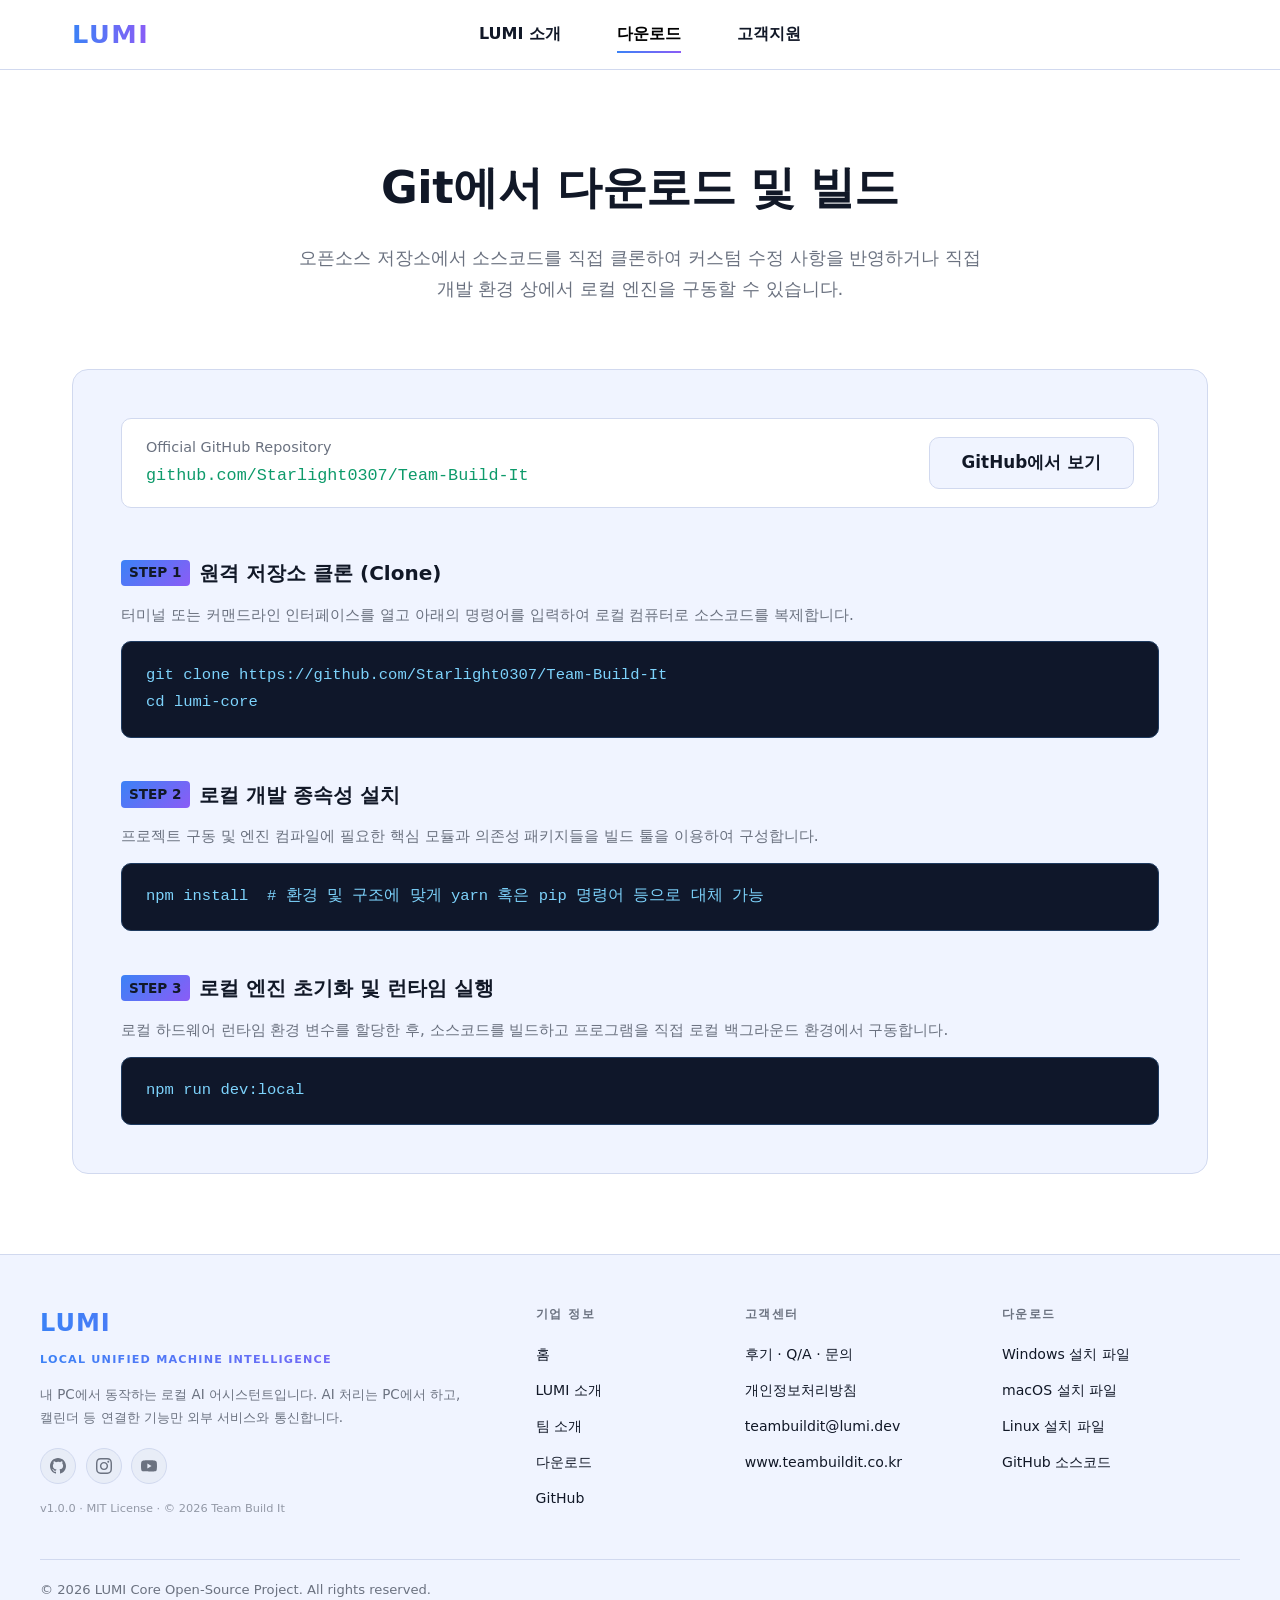
<file: git.html>
﻿<!DOCTYPE html>
<html lang="ko">
<head>
    <meta charset="UTF-8">
    <meta name="viewport" content="width=device-width, initial-scale=1.0">
    <title>LUMI - Git에서 다운로드</title>
    <link rel="stylesheet" href="css/variables.css">
    <link rel="stylesheet" href="css/page-light.css">
    <link rel="stylesheet" href="css/navbar.css">
    <link rel="stylesheet" href="css/layout.css">
    <link rel="stylesheet" href="css/git.css">
    <link rel="stylesheet" href="css/components.css">
    <link rel="stylesheet" href="css/footer.css">
    <link rel="stylesheet" href="css/responsive.css">
</head>
<body>

    <div id="navbar-container"></div>

    <main class="main-content">
        <section class="page-section">

            <!-- ── 페이지 헤더 ── -->
            <div class="page-header">
                <h1>Git에서 다운로드 및 빌드</h1>
                <p>오픈소스 저장소에서 소스코드를 직접 클론하여 커스텀 수정 사항을 반영하거나 직접 개발 환경 상에서 로컬 엔진을 구동할 수 있습니다.</p>
            </div>

            <!-- ── 가이드 박스 ── -->
            <div class="git-guide-box">

                <!-- 저장소 URL 표시 바 -->
                <div class="git-repo-info">
                    <div>
                        <div style="font-size: 0.9rem; color: var(--text-muted); margin-bottom: 0.2rem;">Official GitHub Repository</div>
                        <div class="repo-url">github.com/Starlight0307/Team-Build-It</div>
                    </div>
                    <button class="btn btn-secondary" onclick="window.open('https://github.com/Starlight0307/Team-Build-It', '_blank')">GitHub에서 보기</button>
                </div>

                <!-- STEP 1 -->
                <div class="guide-step">
                    <div class="step-title">
                        <span class="step-badge">STEP 1</span>
                        원격 저장소 클론 (Clone)
                    </div>
                    <p>터미널 또는 커맨드라인 인터페이스를 열고 아래의 명령어를 입력하여 로컬 컴퓨터로 소스코드를 복제합니다.</p>
                    <div class="code-block">git clone https://github.com/Starlight0307/Team-Build-It<br>cd lumi-core</div>
                </div>

                <!-- STEP 2 -->
                <div class="guide-step">
                    <div class="step-title">
                        <span class="step-badge">STEP 2</span>
                        로컬 개발 종속성 설치
                    </div>
                    <p>프로젝트 구동 및 엔진 컴파일에 필요한 핵심 모듈과 의존성 패키지들을 빌드 툴을 이용하여 구성합니다.</p>
                    <div class="code-block">npm install  # 환경 및 구조에 맞게 yarn 혹은 pip 명령어 등으로 대체 가능</div>
                </div>

                <!-- STEP 3 -->
                <div class="guide-step">
                    <div class="step-title">
                        <span class="step-badge">STEP 3</span>
                        로컬 엔진 초기화 및 런타임 실행
                    </div>
                    <p>로컬 하드웨어 런타임 환경 변수를 할당한 후, 소스코드를 빌드하고 프로그램을 직접 로컬 백그라운드 환경에서 구동합니다.</p>
                    <div class="code-block">npm run dev:local</div>
                </div>

            </div>

        </section>
    </main>

    <footer class="site-footer">
        <div class="footer-inner">
            <div class="footer-brand">
                <div class="footer-logo">LUMI</div>
                <p class="footer-logo-sub">Local Unified Machine Intelligence</p>
                <p class="footer-desc">내 PC에서 동작하는 로컬 AI 어시스턴트입니다. AI 처리는 PC에서 하고, 캘린더 등 연결한 기능만 외부 서비스와 통신합니다.</p>
                <div class="footer-socials">
                    <a href="#" class="footer-social-btn" aria-label="GitHub">
                        <svg viewBox="0 0 24 24" fill="currentColor"><path d="M12 0C5.374 0 0 5.373 0 12c0 5.302 3.438 9.8 8.207 11.387.599.111.793-.261.793-.577v-2.234c-3.338.726-4.033-1.416-4.033-1.416-.546-1.387-1.333-1.756-1.333-1.756-1.089-.745.083-.729.083-.729 1.205.084 1.839 1.237 1.839 1.237 1.07 1.834 2.807 1.304 3.492.997.107-.775.418-1.305.762-1.604-2.665-.305-5.467-1.334-5.467-5.931 0-1.311.469-2.381 1.236-3.221-.124-.303-.535-1.524.117-3.176 0 0 1.008-.322 3.301 1.23A11.509 11.509 0 0112 5.803c1.02.005 2.047.138 3.006.404 2.291-1.552 3.297-1.23 3.297-1.23.653 1.653.242 2.874.118 3.176.77.84 1.235 1.911 1.235 3.221 0 4.609-2.807 5.624-5.479 5.921.43.372.823 1.102.823 2.222v3.293c0 .319.192.694.801.576C20.566 21.797 24 17.3 24 12c0-6.627-5.373-12-12-12z"/></svg>
                    </a>
                    <a href="#" class="footer-social-btn" aria-label="Instagram">
                        <svg viewBox="0 0 24 24" fill="currentColor"><path d="M12 2.163c3.204 0 3.584.012 4.85.07 3.252.148 4.771 1.691 4.919 4.919.058 1.265.069 1.645.069 4.849 0 3.205-.012 3.584-.069 4.849-.149 3.225-1.664 4.771-4.919 4.919-1.266.058-1.644.07-4.85.07-3.204 0-3.584-.012-4.849-.07-3.26-.149-4.771-1.699-4.919-4.92-.058-1.265-.07-1.644-.07-4.849 0-3.204.013-3.583.07-4.849.149-3.227 1.664-4.771 4.919-4.919 1.266-.057 1.645-.069 4.849-.069zm0-2.163c-3.259 0-3.667.014-4.947.072-4.358.2-6.78 2.618-6.98 6.98-.059 1.281-.073 1.689-.073 4.948 0 3.259.014 3.668.072 4.948.2 4.358 2.618 6.78 6.98 6.98 1.281.058 1.689.072 4.948.072 3.259 0 3.668-.014 4.948-.072 4.354-.2 6.782-2.618 6.979-6.98.059-1.28.073-1.689.073-4.948 0-3.259-.014-3.667-.072-4.947-.196-4.354-2.617-6.78-6.979-6.98-1.281-.059-1.69-.073-4.949-.073zm0 5.838c-3.403 0-6.162 2.759-6.162 6.162s2.759 6.163 6.162 6.163 6.162-2.759 6.162-6.163c0-3.403-2.759-6.162-6.162-6.162zm0 10.162c-2.209 0-4-1.79-4-4 0-2.209 1.791-4 4-4s4 1.791 4 4c0 2.21-1.791 4-4 4zm6.406-11.845c-.796 0-1.441.645-1.441 1.44s.645 1.44 1.441 1.44c.795 0 1.439-.645 1.439-1.44s-.644-1.44-1.439-1.44z"/></svg>
                    </a>
                    <a href="#" class="footer-social-btn" aria-label="YouTube">
                        <svg viewBox="0 0 24 24" fill="currentColor"><path d="M23.498 6.186a3.016 3.016 0 00-2.122-2.136C19.505 3.545 12 3.545 12 3.545s-7.505 0-9.377.505A3.017 3.017 0 00.502 6.186C0 8.07 0 12 0 12s0 3.93.502 5.814a3.016 3.016 0 002.122 2.136c1.871.505 9.376.505 9.376.505s7.505 0 9.377-.505a3.015 3.015 0 002.122-2.136C24 15.93 24 12 24 12s0-3.93-.502-5.814zM9.545 15.568V8.432L15.818 12l-6.273 3.568z"/></svg>
                    </a>
                                </div>
                <p class="footer-version">v1.0.0 &middot; MIT License &middot; &copy; 2026 Team Build It</p>
            </div>
            <div class="footer-col-group">
                <h4>기업 정보</h4>
                <ul>
                    <li><a href="index.html">홈</a></li>
                    <li><a href="about.html">LUMI 소개</a></li>
                    <li><a href="team.html">팀 소개</a></li>
                    <li><a href="installer.html">다운로드</a></li>
                    <li><a href="git.html">GitHub</a></li>
                </ul>
            </div>
            <div class="footer-col-group">
                <h4>고객센터</h4>
                <ul>
                    <li><a href="support.html">후기 · Q/A · 문의</a></li>
                    <li><a href="privacy.html">개인정보처리방침</a></li>
                    <li><span>teambuildit@lumi.dev</span></li>
                    <li><span>www.teambuildit.co.kr</span></li>
                </ul>
            </div>
            <div class="footer-col-group">
                <h4>다운로드</h4>
                <ul>
                    <li><a href="installer.html">Windows 설치 파일</a></li>
                    <li><a href="installer.html">macOS 설치 파일</a></li>
                    <li><a href="installer.html">Linux 설치 파일</a></li>
                    <li><a href="git.html">GitHub 소스코드</a></li>
                </ul>
            </div>
        </div>
        <div class="footer-bottom">
            <p>&copy; 2026 LUMI Core Open-Source Project. All rights reserved.</p>
        </div>
    </footer>

    <script src="navbar.js"></script>
</body>
</html>
</file>
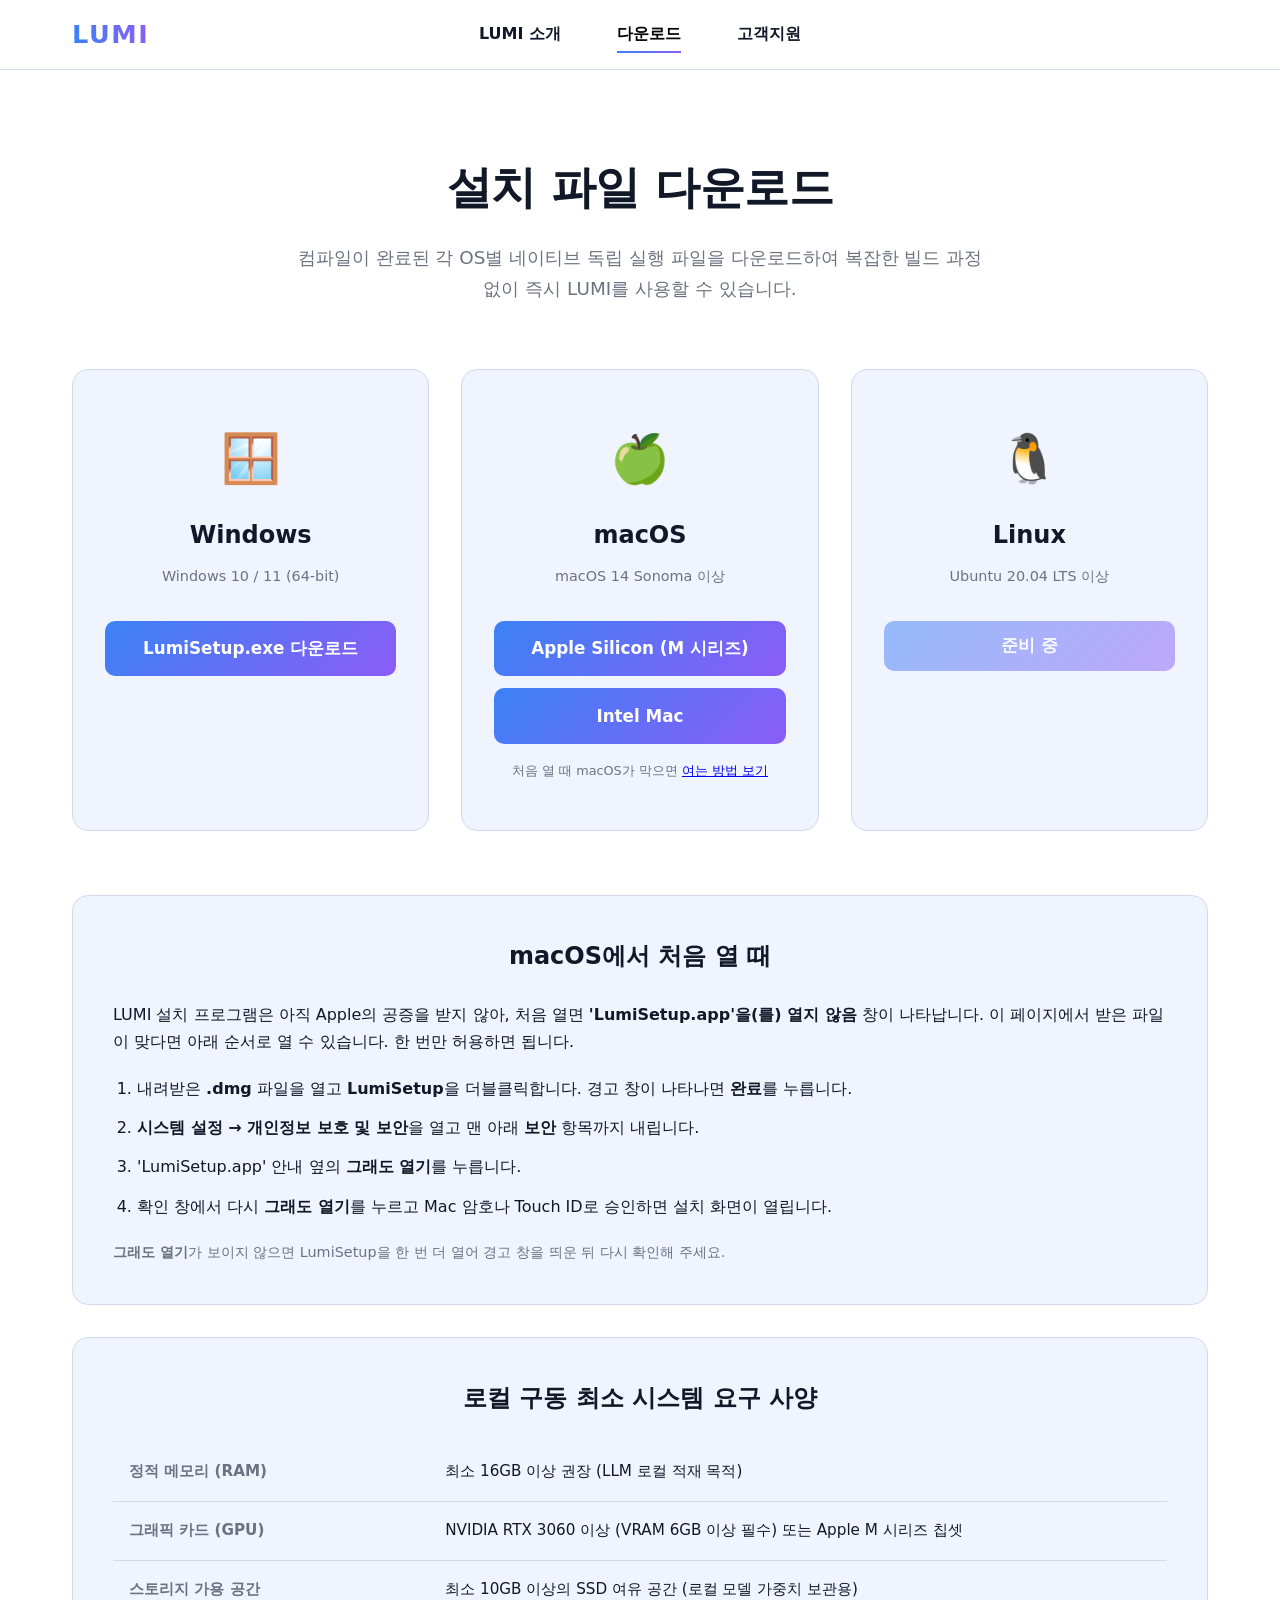
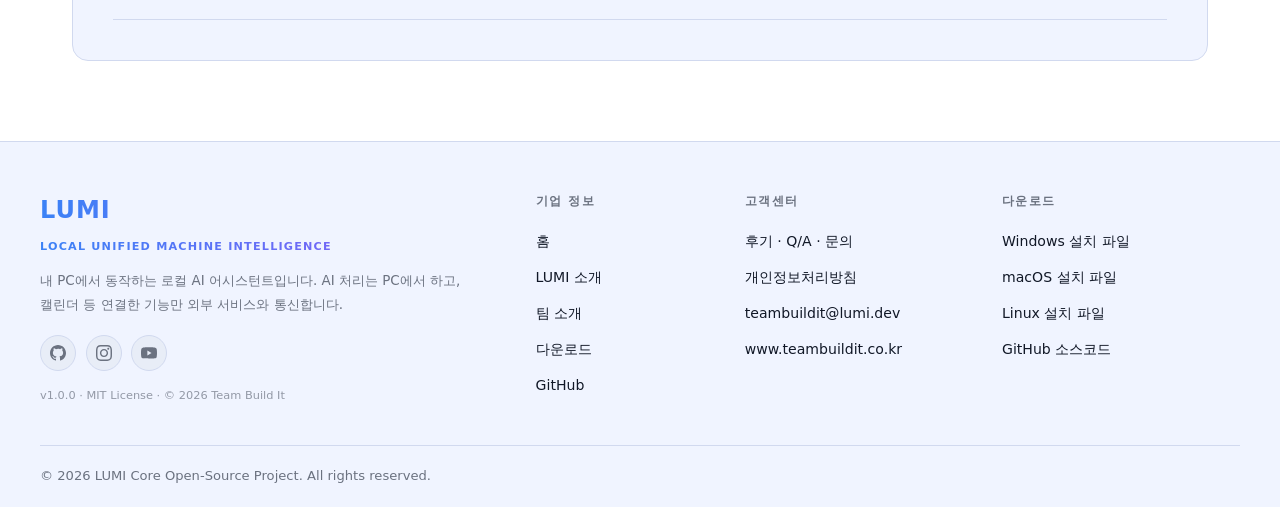
<file: installer.html>
﻿<!DOCTYPE html>
<html lang="ko">
<head>
    <meta charset="UTF-8">
    <meta name="viewport" content="width=device-width, initial-scale=1.0">
    <title>LUMI - 설치 파일 다운로드</title>
    <link rel="stylesheet" href="css/variables.css">
    <link rel="stylesheet" href="css/page-light.css">
    <link rel="stylesheet" href="css/navbar.css">
    <link rel="stylesheet" href="css/layout.css">
    <link rel="stylesheet" href="css/components.css">
    <link rel="stylesheet" href="css/footer.css">
    <link rel="stylesheet" href="css/responsive.css">
</head>
<body>

    <div id="navbar-container"></div>

    <main class="main-content">
        <section class="page-section">

            <!-- ── 페이지 헤더 ── -->
            <div class="page-header">
                <h1>설치 파일 다운로드</h1>
                <p>컴파일이 완료된 각 OS별 네이티브 독립 실행 파일을 다운로드하여 복잡한 빌드 과정 없이 즉시 LUMI를 사용할 수 있습니다.</p>
            </div>

            <!-- ── OS별 다운로드 카드 3개 ── -->
            <div class="download-grid">
                <div class="download-card">
                    <div class="os-icon">🪟</div>
                    <div class="os-name">Windows</div>
                    <div class="os-version">Windows 10 / 11 (64-bit)</div>
                    <a class="btn btn-primary" href="https://github.com/Starlight0307/Team-Build-It/releases/latest/download/LumiSetup.exe">LumiSetup.exe 다운로드</a>
                </div>
                <div class="download-card">
                    <div class="os-icon">🍏</div>
                    <div class="os-name">macOS</div>
                    <div class="os-version">macOS 14 Sonoma 이상</div>
                    <a class="btn btn-primary" href="https://github.com/Starlight0307/Team-Build-It/releases/latest/download/LumiSetup-mac-arm64.dmg">Apple Silicon (M 시리즈)</a>
                    <a class="btn btn-primary download-alt" href="https://github.com/Starlight0307/Team-Build-It/releases/latest/download/LumiSetup-mac-intel.dmg">Intel Mac</a>
                    <p class="download-note">처음 열 때 macOS가 막으면 <a href="#mac-guide">여는 방법 보기</a></p>
                </div>
                <div class="download-card">
                    <div class="os-icon">🐧</div>
                    <div class="os-name">Linux</div>
                    <div class="os-version">Ubuntu 20.04 LTS 이상</div>
                    <button class="btn btn-primary" disabled>준비 중</button>
                </div>
            </div>

            <!-- ── macOS 첫 실행 안내 ── -->
            <div class="spec-table-container install-guide" id="mac-guide">
                <h3>macOS에서 처음 열 때</h3>
                <p>LUMI 설치 프로그램은 아직 Apple의 공증을 받지 않아, 처음 열면 <strong>'LumiSetup.app'을(를) 열지 않음</strong> 창이 나타납니다. 이 페이지에서 받은 파일이 맞다면 아래 순서로 열 수 있습니다. 한 번만 허용하면 됩니다.</p>
                <ol>
                    <li>내려받은 <strong>.dmg</strong> 파일을 열고 <strong>LumiSetup</strong>을 더블클릭합니다. 경고 창이 나타나면 <strong>완료</strong>를 누릅니다.</li>
                    <li><strong>시스템 설정 → 개인정보 보호 및 보안</strong>을 열고 맨 아래 <strong>보안</strong> 항목까지 내립니다.</li>
                    <li>'LumiSetup.app' 안내 옆의 <strong>그래도 열기</strong>를 누릅니다.</li>
                    <li>확인 창에서 다시 <strong>그래도 열기</strong>를 누르고 Mac 암호나 Touch ID로 승인하면 설치 화면이 열립니다.</li>
                </ol>
                <p class="install-guide-tip"><strong>그래도 열기</strong>가 보이지 않으면 LumiSetup을 한 번 더 열어 경고 창을 띄운 뒤 다시 확인해 주세요.</p>
            </div>

            <!-- ── 시스템 요구 사양 테이블 ── -->
            <div class="spec-table-container">
                <h3>로컬 구동 최소 시스템 요구 사양</h3>
                <table class="spec-table">
                    <tr>
                        <th>정적 메모리 (RAM)</th>
                        <td>최소 16GB 이상 권장 (LLM 로컬 적재 목적)</td>
                    </tr>
                    <tr>
                        <th>그래픽 카드 (GPU)</th>
                        <td>NVIDIA RTX 3060 이상 (VRAM 6GB 이상 필수) 또는 Apple M 시리즈 칩셋</td>
                    </tr>
                    <tr>
                        <th>스토리지 가용 공간</th>
                        <td>최소 10GB 이상의 SSD 여유 공간 (로컬 모델 가중치 보관용)</td>
                    </tr>
                </table>
            </div>

        </section>
    </main>

    <footer class="site-footer">
        <div class="footer-inner">
            <div class="footer-brand">
                <div class="footer-logo">LUMI</div>
                <p class="footer-logo-sub">Local Unified Machine Intelligence</p>
                <p class="footer-desc">내 PC에서 동작하는 로컬 AI 어시스턴트입니다. AI 처리는 PC에서 하고, 캘린더 등 연결한 기능만 외부 서비스와 통신합니다.</p>
                <div class="footer-socials">
                    <a href="#" class="footer-social-btn" aria-label="GitHub">
                        <svg viewBox="0 0 24 24" fill="currentColor"><path d="M12 0C5.374 0 0 5.373 0 12c0 5.302 3.438 9.8 8.207 11.387.599.111.793-.261.793-.577v-2.234c-3.338.726-4.033-1.416-4.033-1.416-.546-1.387-1.333-1.756-1.333-1.756-1.089-.745.083-.729.083-.729 1.205.084 1.839 1.237 1.839 1.237 1.07 1.834 2.807 1.304 3.492.997.107-.775.418-1.305.762-1.604-2.665-.305-5.467-1.334-5.467-5.931 0-1.311.469-2.381 1.236-3.221-.124-.303-.535-1.524.117-3.176 0 0 1.008-.322 3.301 1.23A11.509 11.509 0 0112 5.803c1.02.005 2.047.138 3.006.404 2.291-1.552 3.297-1.23 3.297-1.23.653 1.653.242 2.874.118 3.176.77.84 1.235 1.911 1.235 3.221 0 4.609-2.807 5.624-5.479 5.921.43.372.823 1.102.823 2.222v3.293c0 .319.192.694.801.576C20.566 21.797 24 17.3 24 12c0-6.627-5.373-12-12-12z"/></svg>
                    </a>
                    <a href="#" class="footer-social-btn" aria-label="Instagram">
                        <svg viewBox="0 0 24 24" fill="currentColor"><path d="M12 2.163c3.204 0 3.584.012 4.85.07 3.252.148 4.771 1.691 4.919 4.919.058 1.265.069 1.645.069 4.849 0 3.205-.012 3.584-.069 4.849-.149 3.225-1.664 4.771-4.919 4.919-1.266.058-1.644.07-4.85.07-3.204 0-3.584-.012-4.849-.07-3.26-.149-4.771-1.699-4.919-4.92-.058-1.265-.07-1.644-.07-4.849 0-3.204.013-3.583.07-4.849.149-3.227 1.664-4.771 4.919-4.919 1.266-.057 1.645-.069 4.849-.069zm0-2.163c-3.259 0-3.667.014-4.947.072-4.358.2-6.78 2.618-6.98 6.98-.059 1.281-.073 1.689-.073 4.948 0 3.259.014 3.668.072 4.948.2 4.358 2.618 6.78 6.98 6.98 1.281.058 1.689.072 4.948.072 3.259 0 3.668-.014 4.948-.072 4.354-.2 6.782-2.618 6.979-6.98.059-1.28.073-1.689.073-4.948 0-3.259-.014-3.667-.072-4.947-.196-4.354-2.617-6.78-6.979-6.98-1.281-.059-1.69-.073-4.949-.073zm0 5.838c-3.403 0-6.162 2.759-6.162 6.162s2.759 6.163 6.162 6.163 6.162-2.759 6.162-6.163c0-3.403-2.759-6.162-6.162-6.162zm0 10.162c-2.209 0-4-1.79-4-4 0-2.209 1.791-4 4-4s4 1.791 4 4c0 2.21-1.791 4-4 4zm6.406-11.845c-.796 0-1.441.645-1.441 1.44s.645 1.44 1.441 1.44c.795 0 1.439-.645 1.439-1.44s-.644-1.44-1.439-1.44z"/></svg>
                    </a>
                    <a href="#" class="footer-social-btn" aria-label="YouTube">
                        <svg viewBox="0 0 24 24" fill="currentColor"><path d="M23.498 6.186a3.016 3.016 0 00-2.122-2.136C19.505 3.545 12 3.545 12 3.545s-7.505 0-9.377.505A3.017 3.017 0 00.502 6.186C0 8.07 0 12 0 12s0 3.93.502 5.814a3.016 3.016 0 002.122 2.136c1.871.505 9.376.505 9.376.505s7.505 0 9.377-.505a3.015 3.015 0 002.122-2.136C24 15.93 24 12 24 12s0-3.93-.502-5.814zM9.545 15.568V8.432L15.818 12l-6.273 3.568z"/></svg>
                    </a>
                                </div>
                <p class="footer-version">v1.0.0 &middot; MIT License &middot; &copy; 2026 Team Build It</p>
            </div>
            <div class="footer-col-group">
                <h4>기업 정보</h4>
                <ul>
                    <li><a href="index.html">홈</a></li>
                    <li><a href="about.html">LUMI 소개</a></li>
                    <li><a href="team.html">팀 소개</a></li>
                    <li><a href="installer.html">다운로드</a></li>
                    <li><a href="git.html">GitHub</a></li>
                </ul>
            </div>
            <div class="footer-col-group">
                <h4>고객센터</h4>
                <ul>
                    <li><a href="support.html">후기 · Q/A · 문의</a></li>
                    <li><a href="privacy.html">개인정보처리방침</a></li>
                    <li><span>teambuildit@lumi.dev</span></li>
                    <li><span>www.teambuildit.co.kr</span></li>
                </ul>
            </div>
            <div class="footer-col-group">
                <h4>다운로드</h4>
                <ul>
                    <li><a href="installer.html">Windows 설치 파일</a></li>
                    <li><a href="installer.html">macOS 설치 파일</a></li>
                    <li><a href="installer.html">Linux 설치 파일</a></li>
                    <li><a href="git.html">GitHub 소스코드</a></li>
                </ul>
            </div>
        </div>
        <div class="footer-bottom">
            <p>&copy; 2026 LUMI Core Open-Source Project. All rights reserved.</p>
        </div>
    </footer>

    <script src="navbar.js"></script>
</body>
</html>
</file>
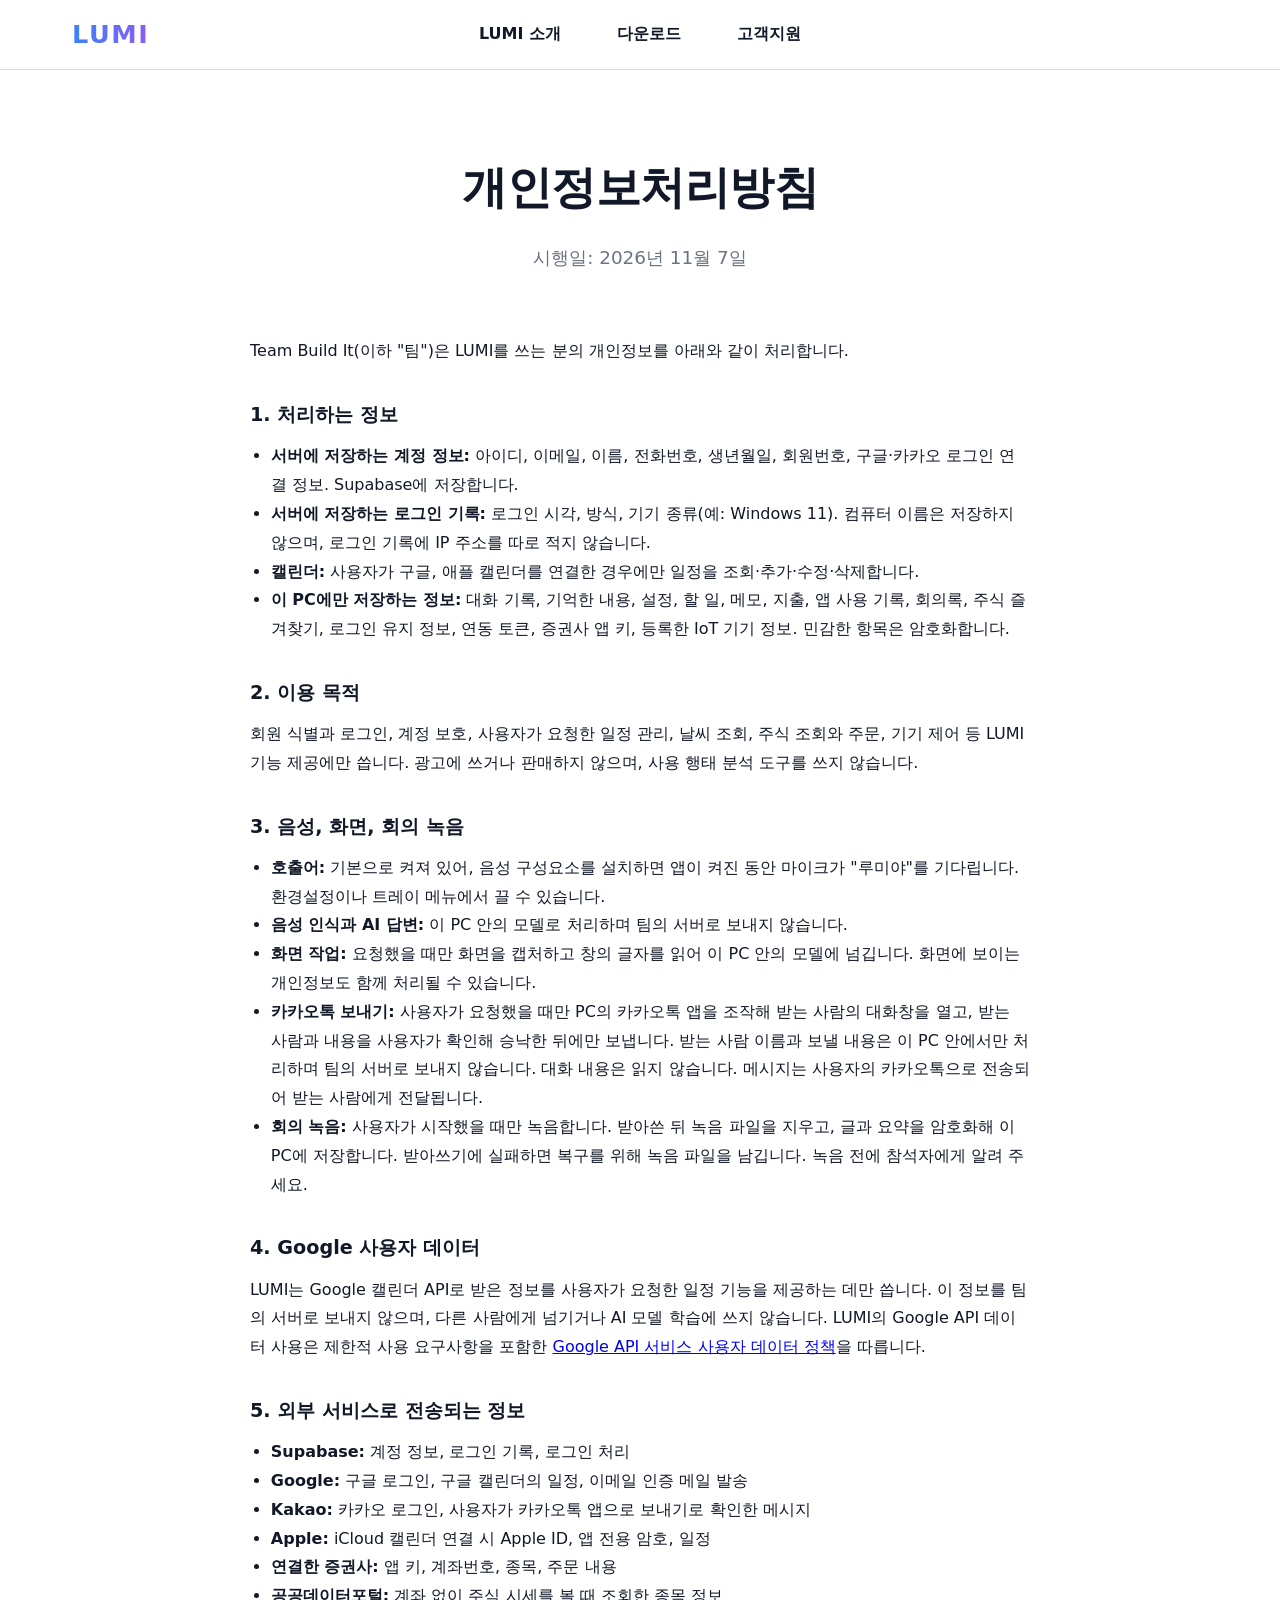
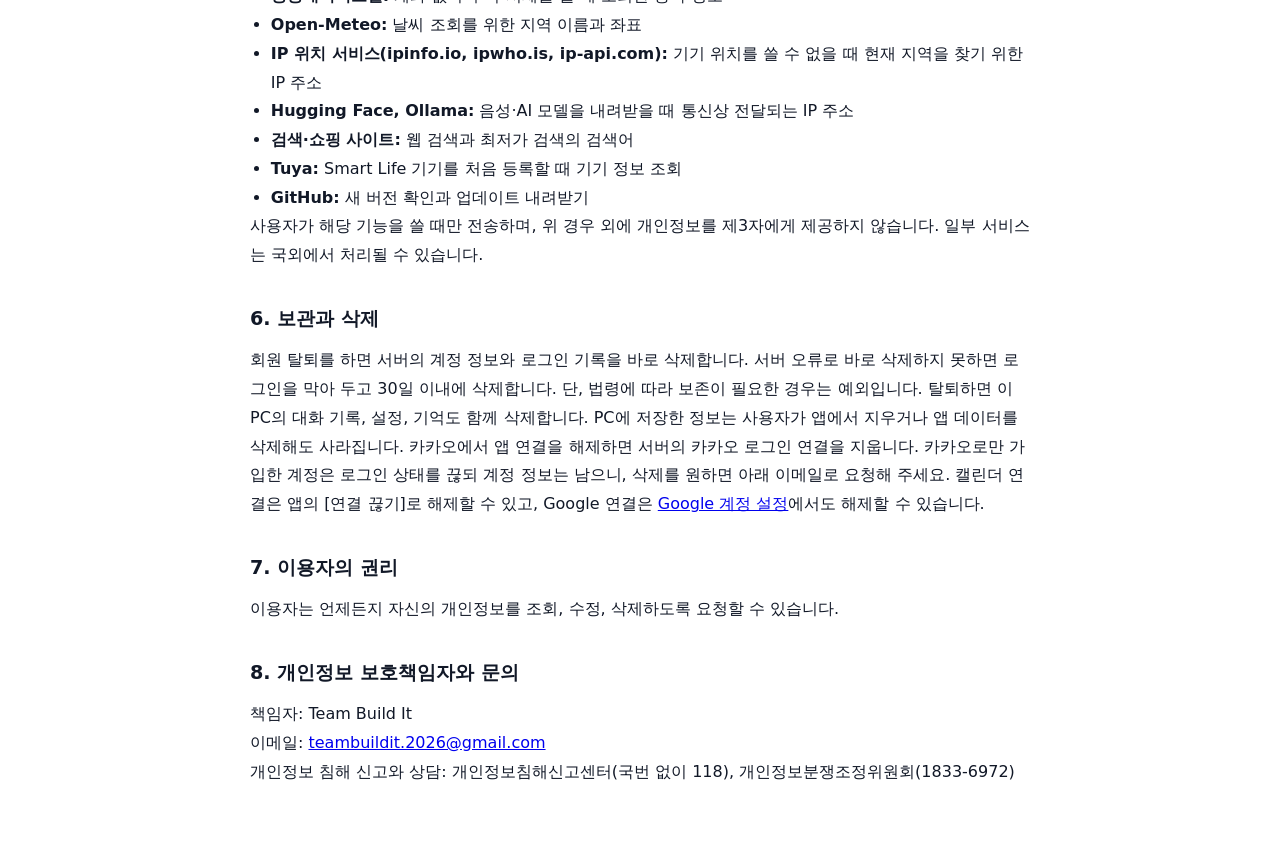
<file: privacy.html>
<!DOCTYPE html>
<html lang="ko">
<head>
    <meta charset="UTF-8">
    <meta name="viewport" content="width=device-width, initial-scale=1.0">
    <title>LUMI - 개인정보처리방침</title>
    <link rel="stylesheet" href="css/variables.css">
    <link rel="stylesheet" href="css/page-light.css">
    <link rel="stylesheet" href="css/navbar.css">
    <link rel="stylesheet" href="css/layout.css">
    <link rel="stylesheet" href="css/components.css">
    <link rel="stylesheet" href="css/footer.css">
    <link rel="stylesheet" href="css/responsive.css">
    <style>
        .privacy-body { max-width: 780px; margin: 0 auto; line-height: 1.8; }
        .privacy-body h2 { margin: 2rem 0 0.6rem; font-size: 1.2rem; }
        .privacy-body ul { padding-left: 1.3rem; }
    </style>
</head>
<body>

    <div id="navbar-container"></div>

    <main class="main-content">
        <section class="page-section">
            <div class="page-header">
                <h1>개인정보처리방침</h1>
                <p>시행일: 2026년 11월 7일</p>
            </div>

            <div class="privacy-body">
                <p>Team Build It(이하 "팀")은 LUMI를 쓰는 분의 개인정보를 아래와 같이 처리합니다.</p>

                <h2>1. 처리하는 정보</h2>
                <ul>
                    <li><strong>서버에 저장하는 계정 정보:</strong> 아이디, 이메일, 이름, 전화번호, 생년월일, 회원번호, 구글·카카오 로그인 연결 정보. Supabase에 저장합니다.</li>
                    <li><strong>서버에 저장하는 로그인 기록:</strong> 로그인 시각, 방식, 기기 종류(예: Windows 11). 컴퓨터 이름은 저장하지 않으며, 로그인 기록에 IP 주소를 따로 적지 않습니다.</li>
                    <li><strong>캘린더:</strong> 사용자가 구글, 애플 캘린더를 연결한 경우에만 일정을 조회·추가·수정·삭제합니다.</li>
                    <li><strong>이 PC에만 저장하는 정보:</strong> 대화 기록, 기억한 내용, 설정, 할 일, 메모, 지출, 앱 사용 기록, 회의록, 주식 즐겨찾기, 로그인 유지 정보, 연동 토큰, 증권사 앱 키, 등록한 IoT 기기 정보. 민감한 항목은 암호화합니다.</li>
                </ul>

                <h2>2. 이용 목적</h2>
                <p>회원 식별과 로그인, 계정 보호, 사용자가 요청한 일정 관리, 날씨 조회, 주식 조회와 주문, 기기 제어 등 LUMI 기능 제공에만 씁니다. 광고에 쓰거나 판매하지 않으며, 사용 행태 분석 도구를 쓰지 않습니다.</p>

                <h2>3. 음성, 화면, 회의 녹음</h2>
                <ul>
                    <li><strong>호출어:</strong> 기본으로 켜져 있어, 음성 구성요소를 설치하면 앱이 켜진 동안 마이크가 "루미야"를 기다립니다. 환경설정이나 트레이 메뉴에서 끌 수 있습니다.</li>
                    <li><strong>음성 인식과 AI 답변:</strong> 이 PC 안의 모델로 처리하며 팀의 서버로 보내지 않습니다.</li>
                    <li><strong>화면 작업:</strong> 요청했을 때만 화면을 캡처하고 창의 글자를 읽어 이 PC 안의 모델에 넘깁니다. 화면에 보이는 개인정보도 함께 처리될 수 있습니다.</li>
                    <li><strong>카카오톡 보내기:</strong> 사용자가 요청했을 때만 PC의 카카오톡 앱을 조작해 받는 사람의 대화창을 열고, 받는 사람과 내용을 사용자가 확인해 승낙한 뒤에만 보냅니다. 받는 사람 이름과 보낼 내용은 이 PC 안에서만 처리하며 팀의 서버로 보내지 않습니다. 대화 내용은 읽지 않습니다. 메시지는 사용자의 카카오톡으로 전송되어 받는 사람에게 전달됩니다.</li>
                    <li><strong>회의 녹음:</strong> 사용자가 시작했을 때만 녹음합니다. 받아쓴 뒤 녹음 파일을 지우고, 글과 요약을 암호화해 이 PC에 저장합니다. 받아쓰기에 실패하면 복구를 위해 녹음 파일을 남깁니다. 녹음 전에 참석자에게 알려 주세요.</li>
                </ul>

<h2>4. Google 사용자 데이터</h2>
                <p>LUMI는 Google 캘린더 API로 받은 정보를 사용자가 요청한 일정 기능을 제공하는 데만 씁니다. 이 정보를 팀의 서버로 보내지 않으며, 다른 사람에게 넘기거나 AI 모델 학습에 쓰지 않습니다. LUMI의 Google API 데이터 사용은 제한적 사용 요구사항을 포함한 <a href="https://developers.google.com/terms/api-services-user-data-policy">Google API 서비스 사용자 데이터 정책</a>을 따릅니다.</p>

                <h2>5. 외부 서비스로 전송되는 정보</h2>
                <ul>
                    <li><strong>Supabase:</strong> 계정 정보, 로그인 기록, 로그인 처리</li>
                    <li><strong>Google:</strong> 구글 로그인, 구글 캘린더의 일정, 이메일 인증 메일 발송</li>
                    <li><strong>Kakao:</strong> 카카오 로그인, 사용자가 카카오톡 앱으로 보내기로 확인한 메시지</li>
                    <li><strong>Apple:</strong> iCloud 캘린더 연결 시 Apple ID, 앱 전용 암호, 일정</li>
                    <li><strong>연결한 증권사:</strong> 앱 키, 계좌번호, 종목, 주문 내용</li>
                    <li><strong>공공데이터포털:</strong> 계좌 없이 주식 시세를 볼 때 조회한 종목 정보</li>
                    <li><strong>Open-Meteo:</strong> 날씨 조회를 위한 지역 이름과 좌표</li>
                    <li><strong>IP 위치 서비스(ipinfo.io, ipwho.is, ip-api.com):</strong> 기기 위치를 쓸 수 없을 때 현재 지역을 찾기 위한 IP 주소</li>
                    <li><strong>Hugging Face, Ollama:</strong> 음성·AI 모델을 내려받을 때 통신상 전달되는 IP 주소</li>
                    <li><strong>검색·쇼핑 사이트:</strong> 웹 검색과 최저가 검색의 검색어</li>
                    <li><strong>Tuya:</strong> Smart Life 기기를 처음 등록할 때 기기 정보 조회</li>
                    <li><strong>GitHub:</strong> 새 버전 확인과 업데이트 내려받기</li>
                </ul>
                <p>사용자가 해당 기능을 쓸 때만 전송하며, 위 경우 외에 개인정보를 제3자에게 제공하지 않습니다. 일부 서비스는 국외에서 처리될 수 있습니다.</p>

                <h2>6. 보관과 삭제</h2>
                <p>회원 탈퇴를 하면 서버의 계정 정보와 로그인 기록을 바로 삭제합니다. 서버 오류로 바로 삭제하지 못하면 로그인을 막아 두고 30일 이내에 삭제합니다. 단, 법령에 따라 보존이 필요한 경우는 예외입니다. 탈퇴하면 이 PC의 대화 기록, 설정, 기억도 함께 삭제합니다. PC에 저장한 정보는 사용자가 앱에서 지우거나 앱 데이터를 삭제해도 사라집니다. 카카오에서 앱 연결을 해제하면 서버의 카카오 로그인 연결을 지웁니다. 카카오로만 가입한 계정은 로그인 상태를 끊되 계정 정보는 남으니, 삭제를 원하면 아래 이메일로 요청해 주세요. 캘린더 연결은 앱의 [연결 끊기]로 해제할 수 있고, Google 연결은 <a href="https://myaccount.google.com/permissions">Google 계정 설정</a>에서도 해제할 수 있습니다.</p>

                <h2>7. 이용자의 권리</h2>
                <p>이용자는 언제든지 자신의 개인정보를 조회, 수정, 삭제하도록 요청할 수 있습니다.</p>

                <h2>8. 개인정보 보호책임자와 문의</h2>
                <p>책임자: Team Build It<br>이메일: <a href="mailto:teambuildit.2026@gmail.com">teambuildit.2026@gmail.com</a></p>
                <p>개인정보 침해 신고와 상담: 개인정보침해신고센터(국번 없이 118), 개인정보분쟁조정위원회(1833-6972)</p>
            </div>
        </section>
    </main>

    <script src="navbar.js"></script>
</body>
</html>
</file>
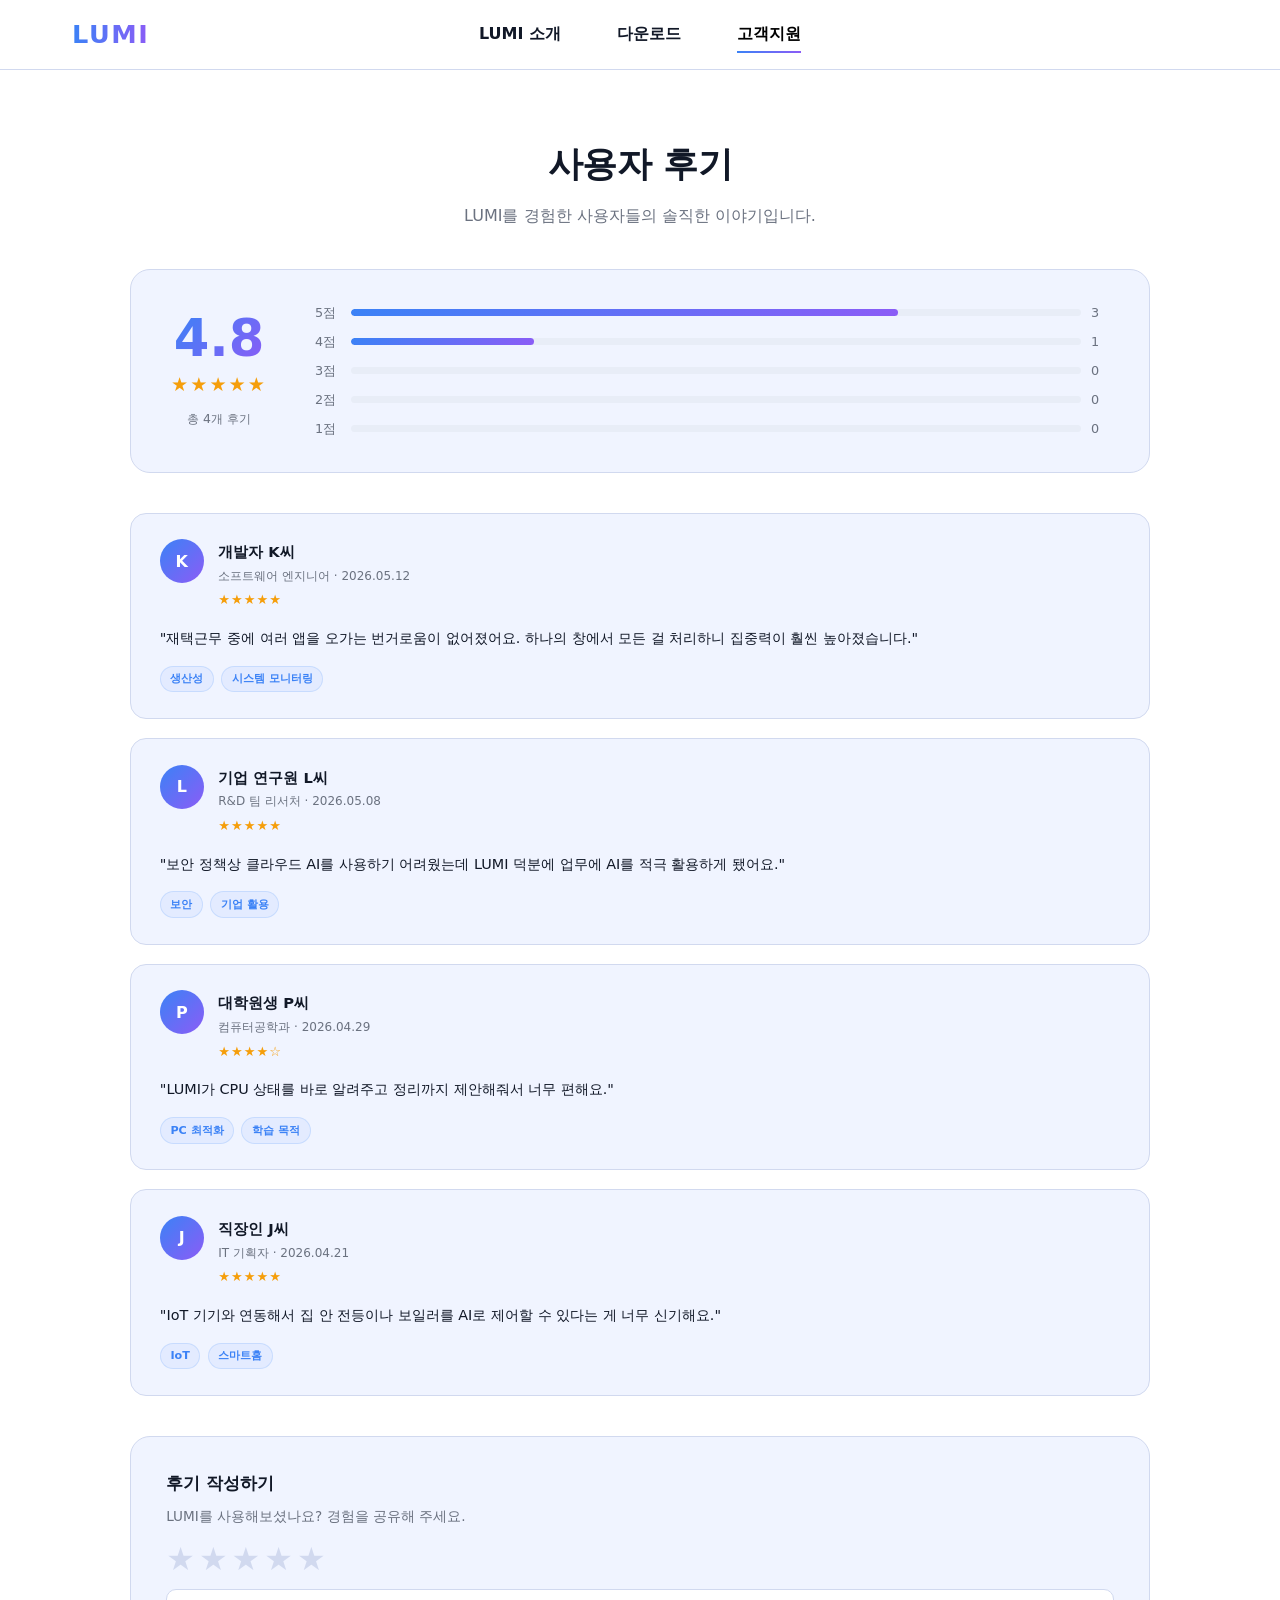
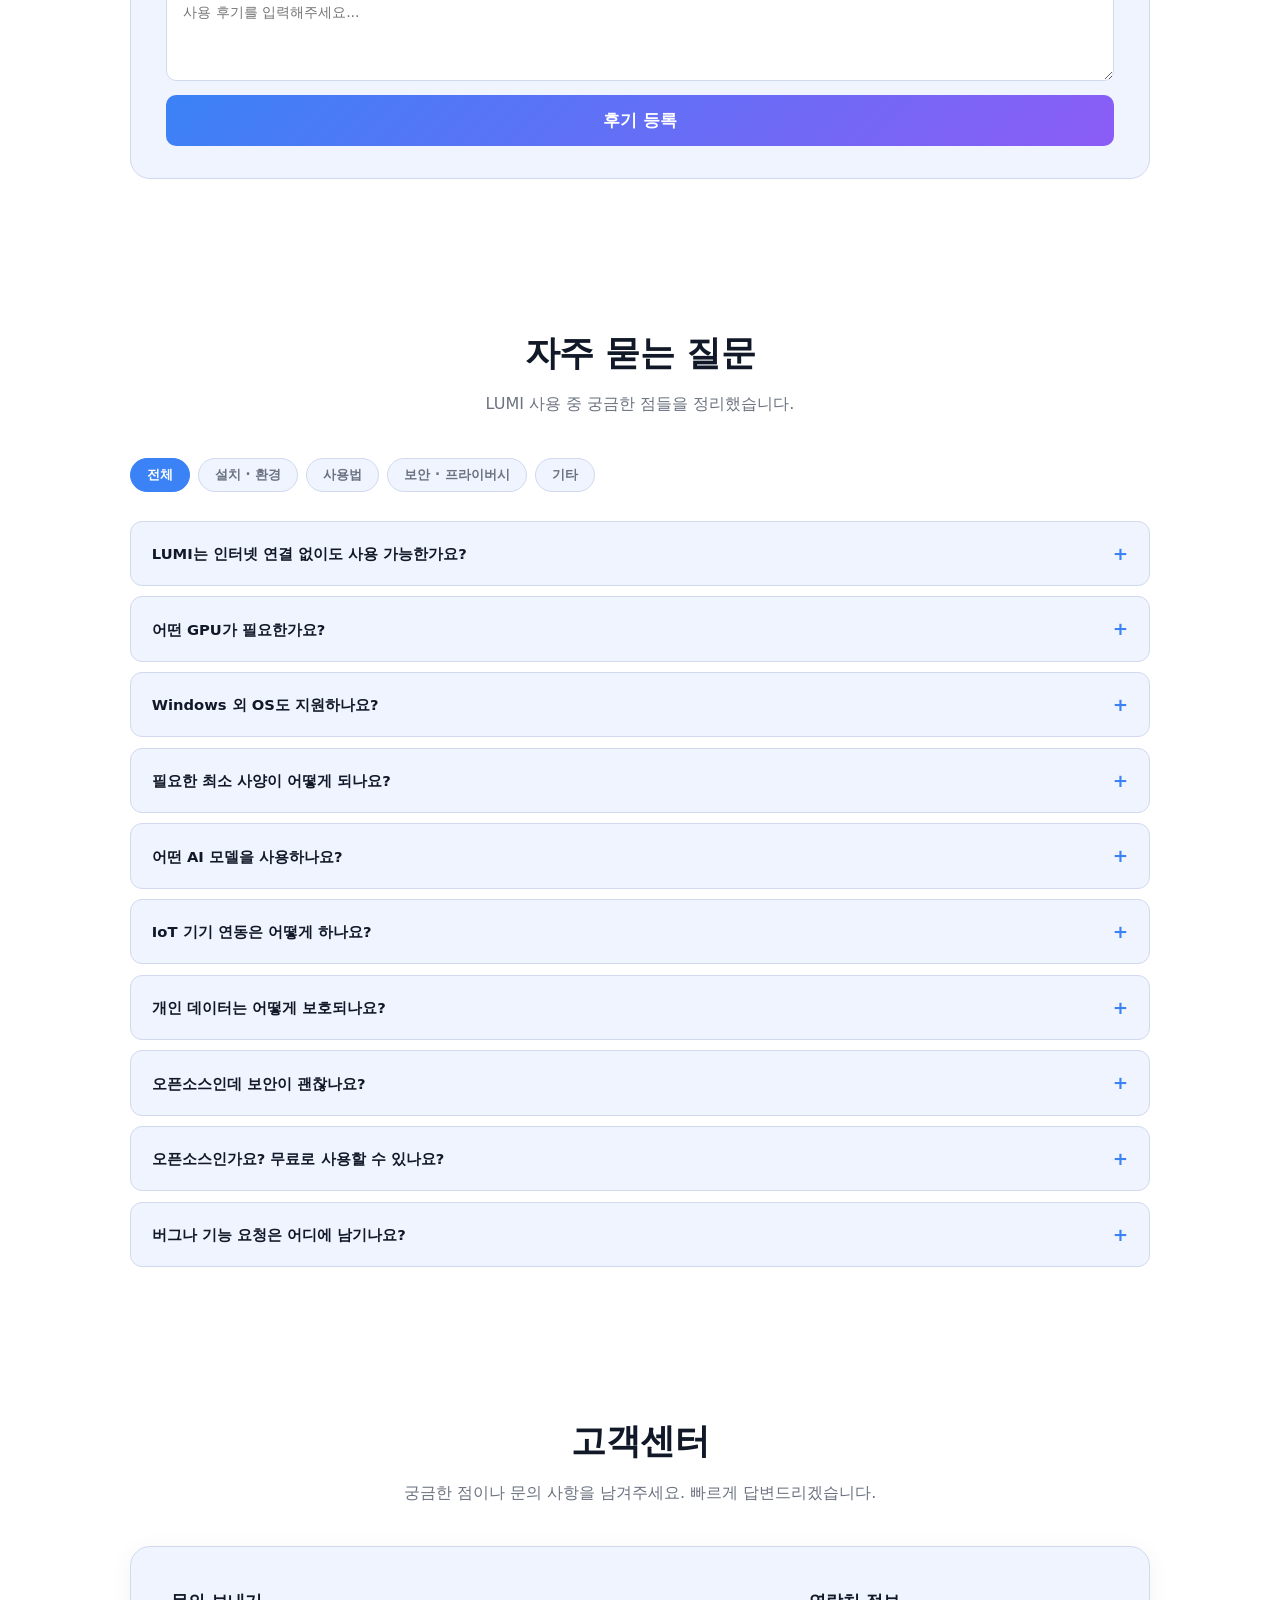
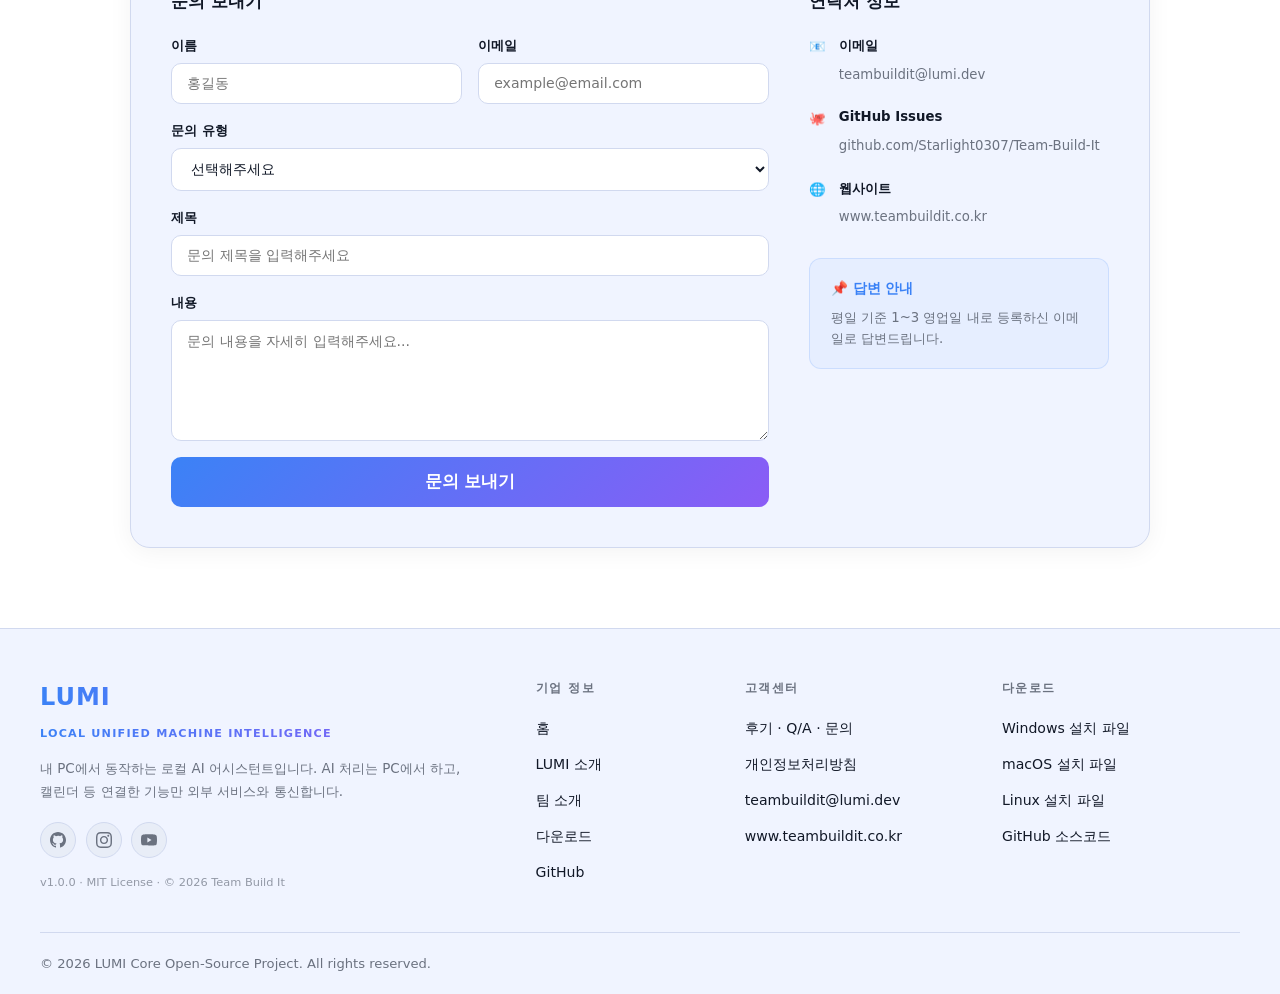
<file: support.html>
﻿<!DOCTYPE html>
<html lang="ko">
<head>
    <meta charset="UTF-8">
    <meta name="viewport" content="width=device-width, initial-scale=1.0">
    <title>LUMI - 후기 · Q/A · 고객센터</title>
    <link rel="stylesheet" href="css/variables.css">
    <link rel="stylesheet" href="css/page-light.css">
    <link rel="stylesheet" href="css/navbar.css">
    <link rel="stylesheet" href="css/layout.css">
    <link rel="stylesheet" href="css/support.css">
    <link rel="stylesheet" href="css/components.css">
    <link rel="stylesheet" href="css/footer.css">
    <link rel="stylesheet" href="css/responsive.css">
</head>
<body>

    <div id="navbar-container"></div>

    <div class="support-layout">
        <main class="support-content">

            <!-- ① 사용자 후기 -->
            <section id="tab-reviews">
                <div class="support-section">

                    <div class="page-header">
                        <h1>사용자 후기</h1>
                        <p>LUMI를 경험한 사용자들의 솔직한 이야기입니다.</p>
                    </div>

                    <!-- 평점 요약 -->
                    <div class="rating-summary" data-animate>
                        <div class="rating-big">
                            <span class="rating-number">4.8</span>
                            <div class="rating-stars-big">★★★★★</div>
                            <span class="rating-count">총 4개 후기</span>
                        </div>
                        <div class="rating-bars">
                            <div class="rating-bar-row">
                                <span>5점</span>
                                <div class="rating-bar-track"><div class="rating-bar-fill" style="width:75%"></div></div>
                                <span>3</span>
                            </div>
                            <div class="rating-bar-row">
                                <span>4점</span>
                                <div class="rating-bar-track"><div class="rating-bar-fill" style="width:25%"></div></div>
                                <span>1</span>
                            </div>
                            <div class="rating-bar-row">
                                <span>3점</span>
                                <div class="rating-bar-track"><div class="rating-bar-fill" style="width:0%"></div></div>
                                <span>0</span>
                            </div>
                            <div class="rating-bar-row">
                                <span>2점</span>
                                <div class="rating-bar-track"><div class="rating-bar-fill" style="width:0%"></div></div>
                                <span>0</span>
                            </div>
                            <div class="rating-bar-row">
                                <span>1점</span>
                                <div class="rating-bar-track"><div class="rating-bar-fill" style="width:0%"></div></div>
                                <span>0</span>
                            </div>
                        </div>
                    </div>

                    <!-- 후기 목록 -->
                    <div class="review-list">
                        <div class="review-item" data-animate data-delay="1">
                            <div class="review-item-header">
                                <div class="review-avatar-lg">K</div>
                                <div>
                                    <strong>개발자 K씨</strong>
                                    <span class="review-meta">소프트웨어 엔지니어 · 2026.05.12</span>
                                    <div class="review-stars-sm">★★★★★</div>
                                </div>
                            </div>
                            <p>"재택근무 중에 여러 앱을 오가는 번거로움이 없어졌어요. 하나의 창에서 모든 걸 처리하니 집중력이 훨씬 높아졌습니다."</p>
                            <div class="review-tags"><span>생산성</span><span>시스템 모니터링</span></div>
                        </div>
                        <div class="review-item" data-animate data-delay="2">
                            <div class="review-item-header">
                                <div class="review-avatar-lg">L</div>
                                <div>
                                    <strong>기업 연구원 L씨</strong>
                                    <span class="review-meta">R&D 팀 리서처 · 2026.05.08</span>
                                    <div class="review-stars-sm">★★★★★</div>
                                </div>
                            </div>
                            <p>"보안 정책상 클라우드 AI를 사용하기 어려웠는데 LUMI 덕분에 업무에 AI를 적극 활용하게 됐어요."</p>
                            <div class="review-tags"><span>보안</span><span>기업 활용</span></div>
                        </div>
                        <div class="review-item" data-animate data-delay="3">
                            <div class="review-item-header">
                                <div class="review-avatar-lg">P</div>
                                <div>
                                    <strong>대학원생 P씨</strong>
                                    <span class="review-meta">컴퓨터공학과 · 2026.04.29</span>
                                    <div class="review-stars-sm">★★★★☆</div>
                                </div>
                            </div>
                            <p>"LUMI가 CPU 상태를 바로 알려주고 정리까지 제안해줘서 너무 편해요."</p>
                            <div class="review-tags"><span>PC 최적화</span><span>학습 목적</span></div>
                        </div>
                        <div class="review-item" data-animate data-delay="4">
                            <div class="review-item-header">
                                <div class="review-avatar-lg">J</div>
                                <div>
                                    <strong>직장인 J씨</strong>
                                    <span class="review-meta">IT 기획자 · 2026.04.21</span>
                                    <div class="review-stars-sm">★★★★★</div>
                                </div>
                            </div>
                            <p>"IoT 기기와 연동해서 집 안 전등이나 보일러를 AI로 제어할 수 있다는 게 너무 신기해요."</p>
                            <div class="review-tags"><span>IoT</span><span>스마트홈</span></div>
                        </div>
                    </div>

                    <!-- 후기 작성 -->
                    <div class="write-review-box" data-animate>
                        <h3>후기 작성하기</h3>
                        <p>LUMI를 사용해보셨나요? 경험을 공유해 주세요.</p>
                        <div class="star-picker" id="star-picker">
                            <span class="star-pick" data-v="1">★</span>
                            <span class="star-pick" data-v="2">★</span>
                            <span class="star-pick" data-v="3">★</span>
                            <span class="star-pick" data-v="4">★</span>
                            <span class="star-pick" data-v="5">★</span>
                        </div>
                        <textarea placeholder="사용 후기를 입력해주세요..." rows="4"></textarea>
                        <button class="btn btn-primary" onclick="alert('후기가 등록되었습니다. (데모)')">후기 등록</button>
                    </div>

                </div>
            </section>

            <!-- ② Q / A -->
            <section id="tab-qa">
                <div class="support-section">

                    <div class="page-header">
                        <h1>자주 묻는 질문</h1>
                        <p>LUMI 사용 중 궁금한 점들을 정리했습니다.</p>
                    </div>

                    <div class="qa-categories" data-animate>
                        <button class="qa-cat active" data-cat="all">전체</button>
                        <button class="qa-cat" data-cat="install">설치 · 환경</button>
                        <button class="qa-cat" data-cat="usage">사용법</button>
                        <button class="qa-cat" data-cat="security">보안 · 프라이버시</button>
                        <button class="qa-cat" data-cat="etc">기타</button>
                    </div>

                    <div class="qa-full-list" data-animate>
                        <details class="qa-full-item" data-cat="install">
                            <summary>LUMI는 인터넷 연결 없이도 사용 가능한가요?</summary>
                            <div class="qa-answer"><p>네. LUMI는 완전한 오프라인 환경에서 동작하도록 설계되었습니다. 최초 설치 및 모델 다운로드 이후에는 인터넷 연결 없이도 모든 AI 기능을 사용할 수 있습니다.</p></div>
                        </details>
                        <details class="qa-full-item" data-cat="install">
                            <summary>어떤 GPU가 필요한가요?</summary>
                            <div class="qa-answer"><p>NVIDIA RTX 3060 이상(VRAM 6GB+) 또는 Apple M 시리즈 칩셋을 권장합니다. GPU가 없는 환경에서도 CPU 모드로 제한적 동작이 가능합니다.</p></div>
                        </details>
                        <details class="qa-full-item" data-cat="install">
                            <summary>Windows 외 OS도 지원하나요?</summary>
                            <div class="qa-answer"><p>Windows 10/11, macOS(Apple Silicon M1/M2/M3), Ubuntu 20.04 LTS 이상을 지원합니다.</p></div>
                        </details>
                        <details class="qa-full-item" data-cat="install">
                            <summary>필요한 최소 사양이 어떻게 되나요?</summary>
                            <div class="qa-answer"><p>RAM 16GB 이상, VRAM 6GB 이상의 GPU, SSD 여유 공간 10GB 이상을 권장합니다. 자세한 사양은 <a href="installer.html">다운로드 페이지</a>에서 확인하세요.</p></div>
                        </details>
                        <details class="qa-full-item" data-cat="usage">
                            <summary>어떤 AI 모델을 사용하나요?</summary>
                            <div class="qa-answer"><p>Ollama 기반으로 Llama, Mistral, Gemma 등 다양한 오픈소스 LLM을 지원합니다. 사용자가 원하는 모델을 자유롭게 선택하여 로컬에서 구동할 수 있습니다.</p></div>
                        </details>
                        <details class="qa-full-item" data-cat="usage">
                            <summary>IoT 기기 연동은 어떻게 하나요?</summary>
                            <div class="qa-answer"><p>스마트홈 허브(Home Assistant 등)와 연동하거나 직접 API를 통해 IoT 기기를 등록할 수 있습니다. GitHub 저장소의 Wiki를 참고해 주세요.</p></div>
                        </details>
                        <details class="qa-full-item" data-cat="security">
                            <summary>개인 데이터는 어떻게 보호되나요?</summary>
                            <div class="qa-answer"><p>대화 기록과 설정은 사용자의 PC에 암호화해 저장합니다. 계정 정보와 연결한 캘린더 등 외부로 전송되는 정보는 <a href="privacy.html">개인정보처리방침</a>에서 확인할 수 있습니다.</p></div>
                        </details>
                        <details class="qa-full-item" data-cat="security">
                            <summary>오픈소스인데 보안이 괜찮나요?</summary>
                            <div class="qa-answer"><p>오픈소스는 코드가 공개되어 보안 취약점이 빠르게 발견·수정됩니다. GitHub에서 직접 코드를 확인하실 수 있습니다.</p></div>
                        </details>
                        <details class="qa-full-item" data-cat="etc">
                            <summary>오픈소스인가요? 무료로 사용할 수 있나요?</summary>
                            <div class="qa-answer"><p>네. LUMI는 완전한 오픈소스 프로젝트로 무료로 사용할 수 있습니다.</p></div>
                        </details>
                        <details class="qa-full-item" data-cat="etc">
                            <summary>버그나 기능 요청은 어디에 남기나요?</summary>
                            <div class="qa-answer"><p>GitHub Issues 또는 고객센터 폼을 통해 남겨주세요. 적극적으로 검토하여 반영하겠습니다.</p></div>
                        </details>
                    </div>

                </div>
            </section>

            <!-- ③ 고객센터 -->
            <section id="tab-contact">
                <div class="support-section">

                    <div class="page-header">
                        <h1>고객센터</h1>
                        <p>궁금한 점이나 문의 사항을 남겨주세요. 빠르게 답변드리겠습니다.</p>
                    </div>

                    <div class="contact-form-box">
                    <div class="contact-layout">
                        <div class="contact-main" data-animate>
                            <h3>문의 보내기</h3>
                            <form class="contact-form-full">
                                <div class="form-row-2">
                                    <div class="form-group">
                                        <label for="c-name">이름</label>
                                        <input type="text" id="c-name" placeholder="홍길동">
                                    </div>
                                    <div class="form-group">
                                        <label for="c-email">이메일</label>
                                        <input type="email" id="c-email" placeholder="example@email.com">
                                    </div>
                                </div>
                                <div class="form-group">
                                    <label for="c-type">문의 유형</label>
                                    <select id="c-type">
                                        <option value="">선택해주세요</option>
                                        <option>설치 · 환경 문제</option>
                                        <option>버그 리포트</option>
                                        <option>기능 요청</option>
                                        <option>기업 도입 문의</option>
                                        <option>기타</option>
                                    </select>
                                </div>
                                <div class="form-group">
                                    <label for="c-subject">제목</label>
                                    <input type="text" id="c-subject" placeholder="문의 제목을 입력해주세요">
                                </div>
                                <div class="form-group">
                                    <label for="c-message">내용</label>
                                    <textarea id="c-message" rows="6" placeholder="문의 내용을 자세히 입력해주세요..."></textarea>
                                </div>
                                <button type="button" class="btn btn-primary btn-full"
                                    onclick="alert('문의가 접수되었습니다.')">
                                    문의 보내기
                                </button>
                            </form>
                        </div>

                        <div class="contact-aside" data-animate data-delay="2">
                            <h3>연락처 정보</h3>
                            <div class="contact-info-list">
                                <div class="contact-info-row">
                                    <span class="contact-icon">📧</span>
                                    <div>
                                        <strong>이메일</strong>
                                        <span>teambuildit@lumi.dev</span>
                                    </div>
                                </div>
                                <div class="contact-info-row">
                                    <span class="contact-icon">🐙</span>
                                    <div>
                                        <strong>GitHub Issues</strong>
                                        <a href="https://github.com/Starlight0307/Team-Build-It" target="_blank">github.com/Starlight0307/Team-Build-It</a>
                                    </div>
                                </div>
                                <div class="contact-info-row">
                                    <span class="contact-icon">🌐</span>
                                    <div>
                                        <strong>웹사이트</strong>
                                        <span>www.teambuildit.co.kr</span>
                                    </div>
                                </div>
                            </div>
                            <div class="contact-notice">
                                <strong>📌 답변 안내</strong>
                                <p>평일 기준 1~3 영업일 내로 등록하신 이메일로 답변드립니다.</p>
                            </div>
                        </div>
                    </div>
                    </div><!-- /.contact-form-box -->

                </div>
            </section>

        </main>
    </div>

    <footer class="site-footer">
        <div class="footer-inner">
            <div class="footer-brand">
                <div class="footer-logo">LUMI</div>
                <p class="footer-logo-sub">Local Unified Machine Intelligence</p>
                <p class="footer-desc">내 PC에서 동작하는 로컬 AI 어시스턴트입니다. AI 처리는 PC에서 하고, 캘린더 등 연결한 기능만 외부 서비스와 통신합니다.</p>
                <div class="footer-socials">
                    <a href="#" class="footer-social-btn" aria-label="GitHub">
                        <svg viewBox="0 0 24 24" fill="currentColor"><path d="M12 0C5.374 0 0 5.373 0 12c0 5.302 3.438 9.8 8.207 11.387.599.111.793-.261.793-.577v-2.234c-3.338.726-4.033-1.416-4.033-1.416-.546-1.387-1.333-1.756-1.333-1.756-1.089-.745.083-.729.083-.729 1.205.084 1.839 1.237 1.839 1.237 1.07 1.834 2.807 1.304 3.492.997.107-.775.418-1.305.762-1.604-2.665-.305-5.467-1.334-5.467-5.931 0-1.311.469-2.381 1.236-3.221-.124-.303-.535-1.524.117-3.176 0 0 1.008-.322 3.301 1.23A11.509 11.509 0 0112 5.803c1.02.005 2.047.138 3.006.404 2.291-1.552 3.297-1.23 3.297-1.23.653 1.653.242 2.874.118 3.176.77.84 1.235 1.911 1.235 3.221 0 4.609-2.807 5.624-5.479 5.921.43.372.823 1.102.823 2.222v3.293c0 .319.192.694.801.576C20.566 21.797 24 17.3 24 12c0-6.627-5.373-12-12-12z"/></svg>
                    </a>
                    <a href="#" class="footer-social-btn" aria-label="Instagram">
                        <svg viewBox="0 0 24 24" fill="currentColor"><path d="M12 2.163c3.204 0 3.584.012 4.85.07 3.252.148 4.771 1.691 4.919 4.919.058 1.265.069 1.645.069 4.849 0 3.205-.012 3.584-.069 4.849-.149 3.225-1.664 4.771-4.919 4.919-1.266.058-1.644.07-4.85.07-3.204 0-3.584-.012-4.849-.07-3.26-.149-4.771-1.699-4.919-4.92-.058-1.265-.07-1.644-.07-4.849 0-3.204.013-3.583.07-4.849.149-3.227 1.664-4.771 4.919-4.919 1.266-.057 1.645-.069 4.849-.069zm0-2.163c-3.259 0-3.667.014-4.947.072-4.358.2-6.78 2.618-6.98 6.98-.059 1.281-.073 1.689-.073 4.948 0 3.259.014 3.668.072 4.948.2 4.358 2.618 6.78 6.98 6.98 1.281.058 1.689.072 4.948.072 3.259 0 3.668-.014 4.948-.072 4.354-.2 6.782-2.618 6.979-6.98.059-1.28.073-1.689.073-4.948 0-3.259-.014-3.667-.072-4.947-.196-4.354-2.617-6.78-6.979-6.98-1.281-.059-1.69-.073-4.949-.073zm0 5.838c-3.403 0-6.162 2.759-6.162 6.162s2.759 6.163 6.162 6.163 6.162-2.759 6.162-6.163c0-3.403-2.759-6.162-6.162-6.162zm0 10.162c-2.209 0-4-1.79-4-4 0-2.209 1.791-4 4-4s4 1.791 4 4c0 2.21-1.791 4-4 4zm6.406-11.845c-.796 0-1.441.645-1.441 1.44s.645 1.44 1.441 1.44c.795 0 1.439-.645 1.439-1.44s-.644-1.44-1.439-1.44z"/></svg>
                    </a>
                    <a href="#" class="footer-social-btn" aria-label="YouTube">
                        <svg viewBox="0 0 24 24" fill="currentColor"><path d="M23.498 6.186a3.016 3.016 0 00-2.122-2.136C19.505 3.545 12 3.545 12 3.545s-7.505 0-9.377.505A3.017 3.017 0 00.502 6.186C0 8.07 0 12 0 12s0 3.93.502 5.814a3.016 3.016 0 002.122 2.136c1.871.505 9.376.505 9.376.505s7.505 0 9.377-.505a3.015 3.015 0 002.122-2.136C24 15.93 24 12 24 12s0-3.93-.502-5.814zM9.545 15.568V8.432L15.818 12l-6.273 3.568z"/></svg>
                    </a>
                                </div>
                <p class="footer-version">v1.0.0 &middot; MIT License &middot; &copy; 2026 Team Build It</p>
            </div>
            <div class="footer-col-group">
                <h4>기업 정보</h4>
                <ul>
                    <li><a href="index.html">홈</a></li>
                    <li><a href="about.html">LUMI 소개</a></li>
                    <li><a href="team.html">팀 소개</a></li>
                    <li><a href="installer.html">다운로드</a></li>
                    <li><a href="git.html">GitHub</a></li>
                </ul>
            </div>
            <div class="footer-col-group">
                <h4>고객센터</h4>
                <ul>
                    <li><a href="support.html">후기 · Q/A · 문의</a></li>
                    <li><a href="privacy.html">개인정보처리방침</a></li>
                    <li><span>teambuildit@lumi.dev</span></li>
                    <li><span>www.teambuildit.co.kr</span></li>
                </ul>
            </div>
            <div class="footer-col-group">
                <h4>다운로드</h4>
                <ul>
                    <li><a href="installer.html">Windows 설치 파일</a></li>
                    <li><a href="installer.html">macOS 설치 파일</a></li>
                    <li><a href="installer.html">Linux 설치 파일</a></li>
                    <li><a href="git.html">GitHub 소스코드</a></li>
                </ul>
            </div>
        </div>
        <div class="footer-bottom">
            <p>&copy; 2026 LUMI Core Open-Source Project. All rights reserved.</p>
        </div>
    </footer>

    <script src="navbar.js"></script>
    <script>
    /* Q/A 카테고리 필터 */
    (function () {
        const cats  = document.querySelectorAll('.qa-cat');
        const items = document.querySelectorAll('.qa-full-item');
        cats.forEach(cat => {
            cat.addEventListener('click', () => {
                cats.forEach(c => c.classList.remove('active'));
                cat.classList.add('active');
                const v = cat.dataset.cat;
                items.forEach(item => {
                    item.style.display = (v === 'all' || item.dataset.cat === v) ? '' : 'none';
                });
            });
        });
    })();

    /* 별점 피커 */
    (function () {
        const stars = document.querySelectorAll('.star-pick');
        stars.forEach((star, i) => {
            star.addEventListener('mouseenter', () => {
                stars.forEach((s, j) => s.classList.toggle('active', j <= i));
            });
            star.addEventListener('click', () => {
                stars.forEach((s, j) => s.classList.toggle('selected', j <= i));
            });
        });
        document.getElementById('star-picker')?.addEventListener('mouseleave', () => {
            const sel = [...stars].findLastIndex(s => s.classList.contains('selected'));
            stars.forEach((s, j) => s.classList.toggle('active', j <= sel));
        });
    })();

    /* 해시 앵커 스크롤 — 고정 네비바 오프셋 보정 */
    (function () {
        function scrollToHash() {
            const hash = window.location.hash;
            if (!hash) return;
            const target = document.querySelector(hash);
            if (!target) return;
            const navbar = document.getElementById('top-navbar');
            const offset = (navbar ? navbar.offsetHeight : 70) + 20;
            const top = target.getBoundingClientRect().top + window.scrollY - offset;
            window.scrollTo({ top: Math.max(0, top), behavior: 'smooth' });
        }
        setTimeout(scrollToHash, 80);
        window.addEventListener('hashchange', scrollToHash);
    })();

    /* 섹션 진입 감지 → 네비바 active 실시간 반영 */
    (function () {
        const map = {
            'tab-reviews': 'nav-reviews',
            'tab-qa':      'nav-qa',
            'tab-contact': 'nav-contact'
        };

        function activate(navId) {
            Object.values(map).forEach(id => {
                const el = document.getElementById(id);
                if (el) el.classList.toggle('active', id === navId);
            });
        }

        const io = new IntersectionObserver(entries => {
            entries.forEach(entry => {
                if (entry.isIntersecting) activate(map[entry.target.id]);
            });
        }, { rootMargin: '-80px 0px -45% 0px', threshold: 0 });

        /* 네비바 주입 완료 후 관찰 시작 */
        setTimeout(() => {
            Object.keys(map).forEach(id => {
                const el = document.getElementById(id);
                if (el) io.observe(el);
            });
        }, 120);
    })();

    /* 스크롤 애니메이션 */
    (function () {
        const observer = new IntersectionObserver((entries) => {
            entries.forEach(entry => {
                if (entry.isIntersecting) {
                    entry.target.classList.add('is-visible');
                    observer.unobserve(entry.target);
                }
            });
        }, { threshold: 0.1 });
        document.querySelectorAll('[data-animate]').forEach(el => observer.observe(el));
    })();
    </script>
</body>
</html>
</file>
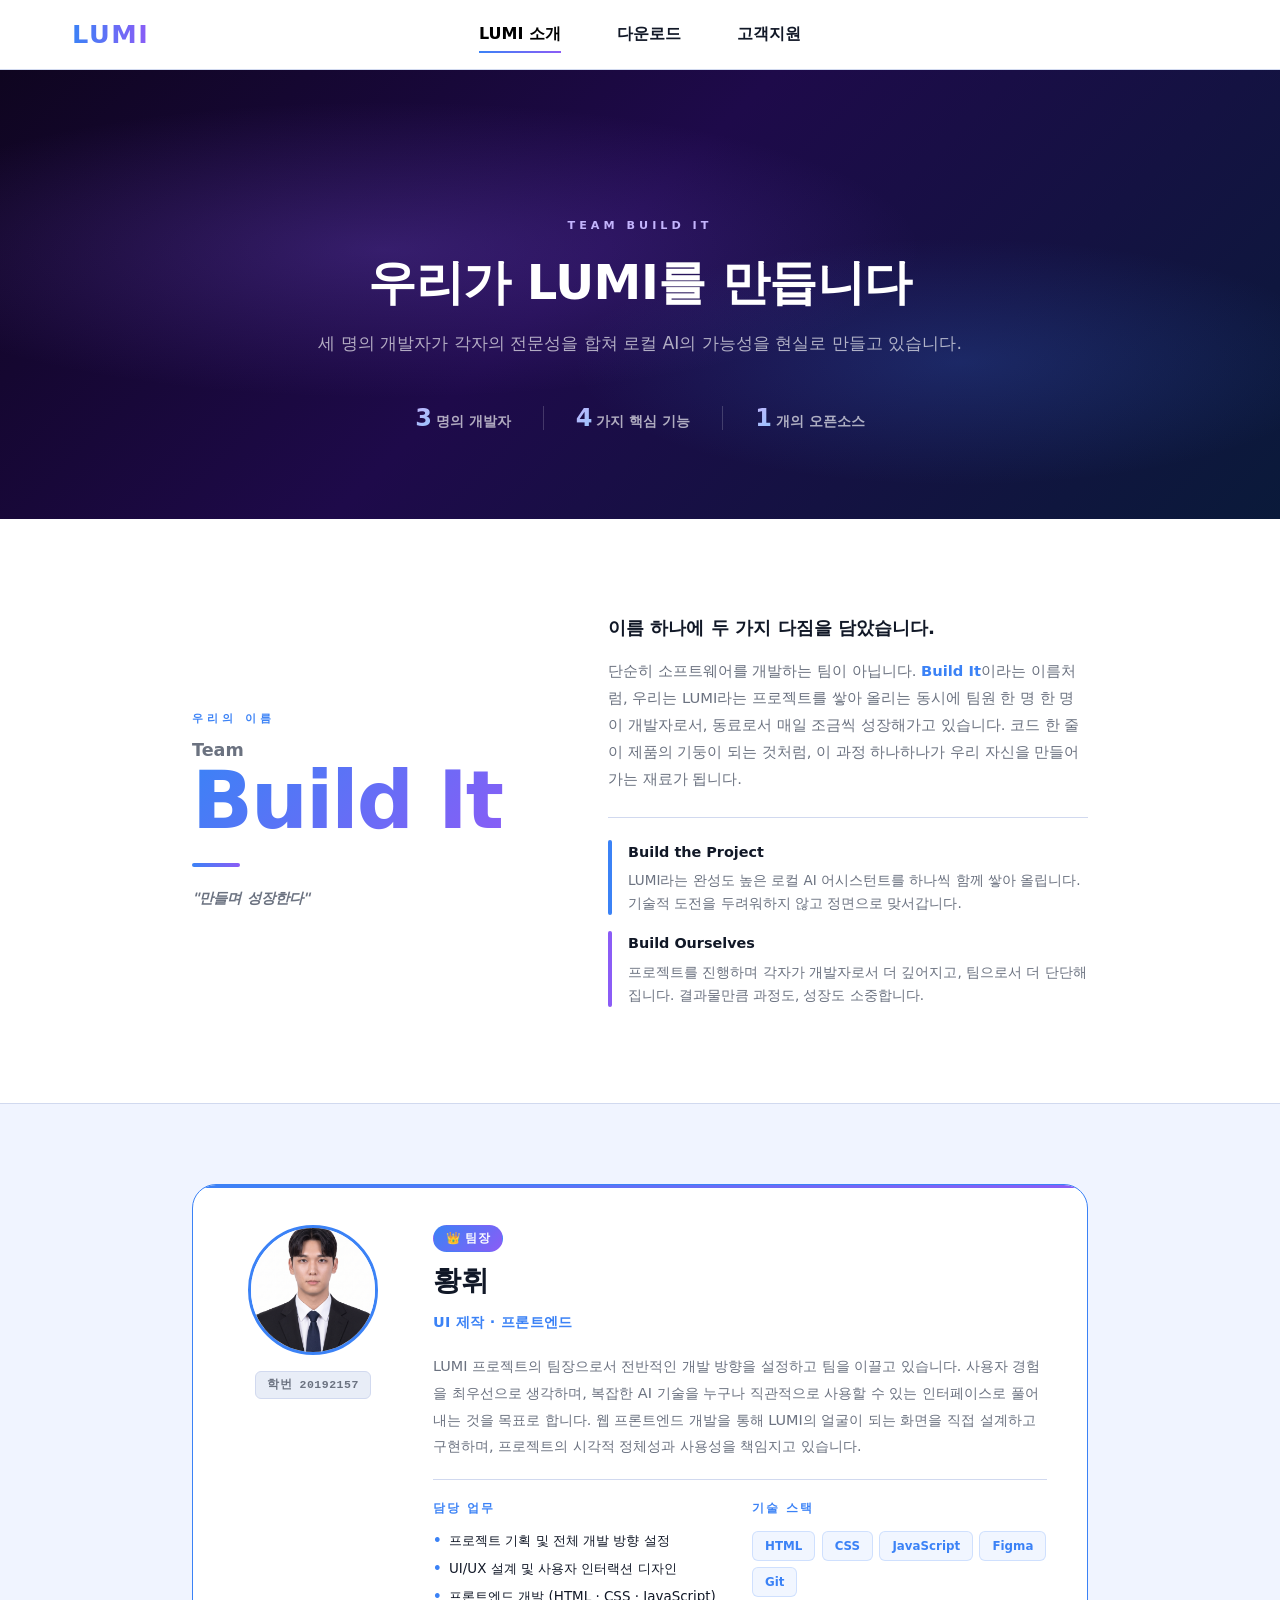
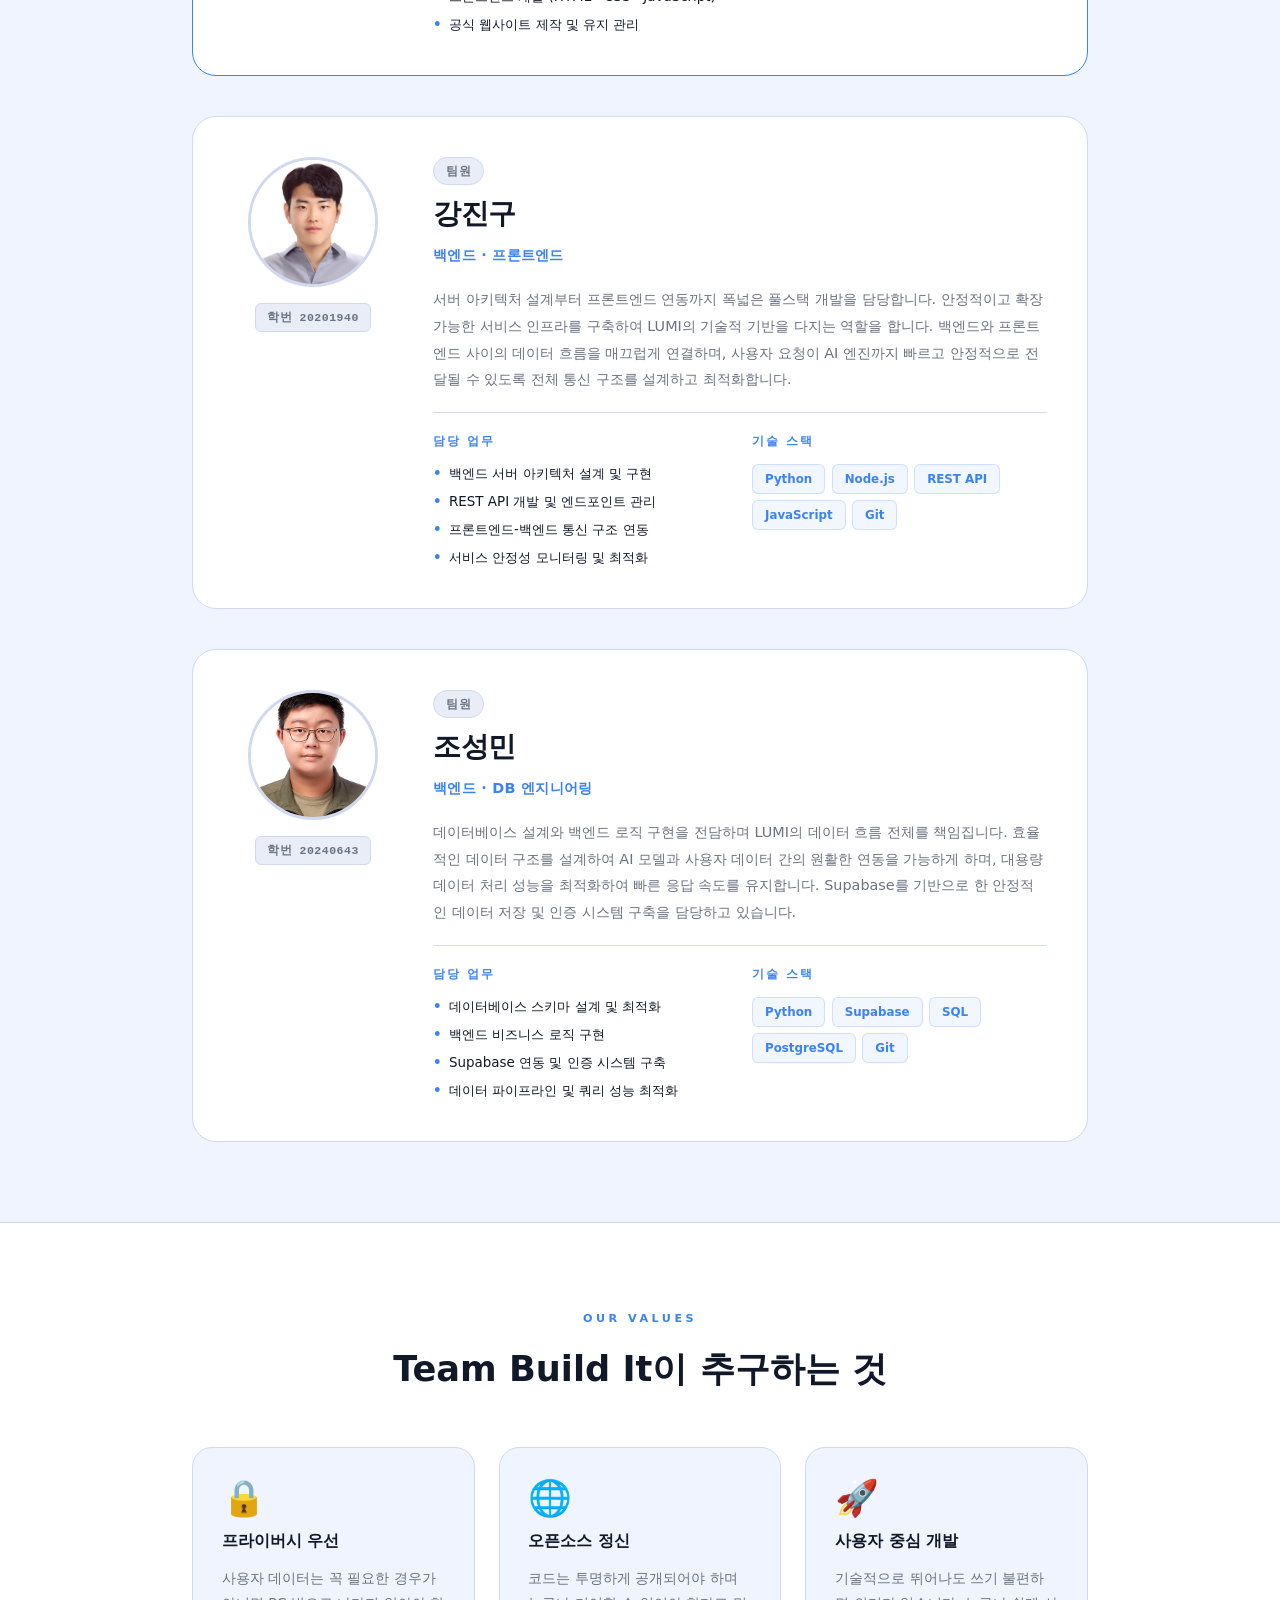
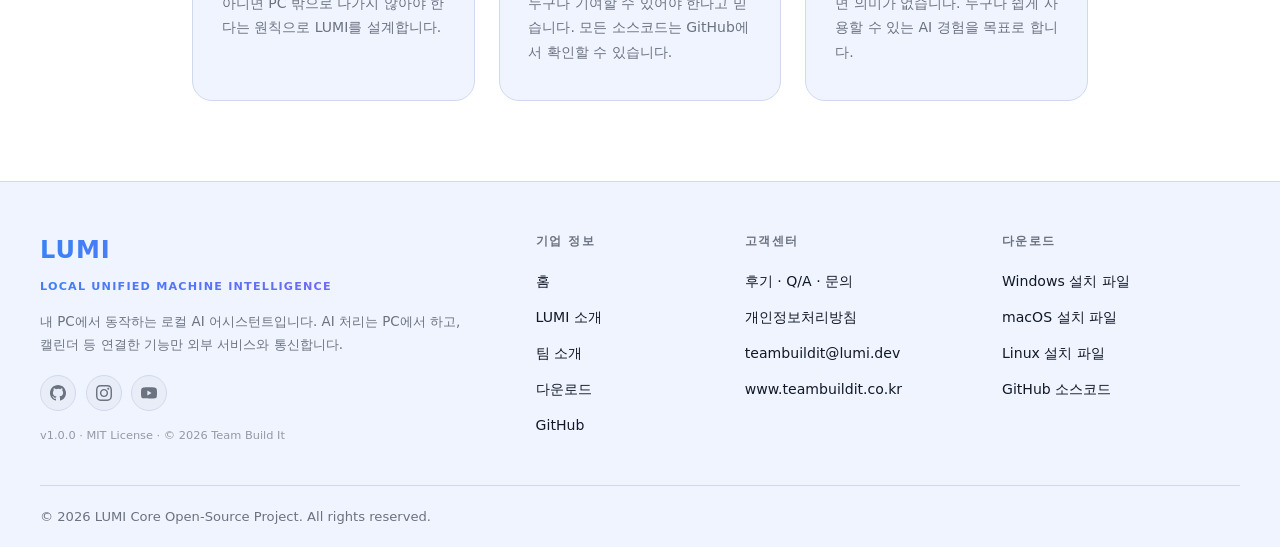
<file: team.html>
﻿<!DOCTYPE html>
<html lang="ko">
<head>
    <meta charset="UTF-8">
    <meta name="viewport" content="width=device-width, initial-scale=1.0">
    <title>LUMI - 팀 소개</title>
    <link rel="stylesheet" href="css/variables.css">
    <link rel="stylesheet" href="css/navbar.css">
    <link rel="stylesheet" href="css/layout.css">
    <link rel="stylesheet" href="css/team.css">
    <link rel="stylesheet" href="css/footer.css">
    <link rel="stylesheet" href="css/responsive.css">
</head>
<body>

    <div id="navbar-container"></div>

    <main class="main-content">

        <!-- ① 히어로 -->
        <section class="team-hero">
            <div class="team-hero-inner">
                <div class="team-hero-label">TEAM BUILD IT</div>
                <h1>우리가 LUMI를 만듭니다</h1>
                <p>세 명의 개발자가 각자의 전문성을 합쳐 로컬 AI의 가능성을 현실로 만들고 있습니다.</p>
                <div class="team-hero-stats">
                    <div class="tstat"><span>3</span>명의 개발자</div>
                    <div class="tstat-div"></div>
                    <div class="tstat"><span>4</span>가지 핵심 기능</div>
                    <div class="tstat-div"></div>
                    <div class="tstat"><span>1</span>개의 오픈소스</div>
                </div>
            </div>
        </section>

        <!-- ② Team Build It 설명 -->
        <section class="team-intro-section">
            <div class="team-intro-inner">

                <!-- 왼쪽: 팀 이름 -->
                <div class="tintro-left" data-animate>
                    <span class="tintro-eyebrow">우리의 이름</span>
                    <p class="tintro-team-word">Team</p>
                    <h2 class="tintro-buildit">Build It</h2>
                    <div class="tintro-accent-line"></div>
                    <p class="tintro-quote">"만들며 성장한다"</p>
                </div>

                <!-- 오른쪽: 설명 -->
                <div class="tintro-right" data-animate>
                    <p class="tintro-lead">
                        이름 하나에 두 가지 다짐을 담았습니다.
                    </p>
                    <p class="tintro-body">
                        단순히 소프트웨어를 개발하는 팀이 아닙니다. <strong>Build It</strong>이라는 이름처럼, 우리는 LUMI라는 프로젝트를 쌓아 올리는 동시에 팀원 한 명 한 명이 개발자로서, 동료로서 매일 조금씩 성장해가고 있습니다. 코드 한 줄이 제품의 기둥이 되는 것처럼, 이 과정 하나하나가 우리 자신을 만들어가는 재료가 됩니다.
                    </p>
                    <div class="tintro-meanings">
                        <div class="tintro-meaning">
                            <div class="tmeaning-bar"></div>
                            <div class="tmeaning-text">
                                <strong>Build the Project</strong>
                                <span>LUMI라는 완성도 높은 로컬 AI 어시스턴트를 하나씩 함께 쌓아 올립니다. 기술적 도전을 두려워하지 않고 정면으로 맞서갑니다.</span>
                            </div>
                        </div>
                        <div class="tintro-meaning">
                            <div class="tmeaning-bar purple"></div>
                            <div class="tmeaning-text">
                                <strong>Build Ourselves</strong>
                                <span>프로젝트를 진행하며 각자가 개발자로서 더 깊어지고, 팀으로서 더 단단해집니다. 결과물만큼 과정도, 성장도 소중합니다.</span>
                            </div>
                        </div>
                    </div>
                </div>

            </div>
        </section>

        <!-- ③ 팀원 카드 -->
        <section class="team-members-section">
            <div class="team-members-inner">
                <div class="carousel-viewport">
                <div class="member-carousel-track">

                <!-- 팀장 황휘 -->
                <div class="member-card leader-card" id="hwanghwi" data-animate>
                    <div class="member-left">
                        <div class="member-avatar">
                            <img
                                src="images/HwangHui.jpg"
                                alt="황휘 프로필"
                                onerror="this.style.display='none'; this.nextElementSibling.style.display='flex';"
                            >
                            <span class="avatar-initial" style="display:none;">휘</span>
                        </div>
                        <div class="member-id-chip">학번 20192157</div>
                    </div>
                    <div class="member-right">
                        <div class="member-header">
                            <div class="member-badge leader-badge">👑 팀장</div>
                            <h2 class="member-name">황휘</h2>
                            <div class="member-role">UI 제작 · 프론트엔드</div>
                        </div>
                        <p class="member-bio">LUMI 프로젝트의 팀장으로서 전반적인 개발 방향을 설정하고 팀을 이끌고 있습니다. 사용자 경험을 최우선으로 생각하며, 복잡한 AI 기술을 누구나 직관적으로 사용할 수 있는 인터페이스로 풀어내는 것을 목표로 합니다. 웹 프론트엔드 개발을 통해 LUMI의 얼굴이 되는 화면을 직접 설계하고 구현하며, 프로젝트의 시각적 정체성과 사용성을 책임지고 있습니다.</p>
                        <div class="member-details">
                            <div class="member-tasks">
                                <h4>담당 업무</h4>
                                <ul>
                                    <li>프로젝트 기획 및 전체 개발 방향 설정</li>
                                    <li>UI/UX 설계 및 사용자 인터랙션 디자인</li>
                                    <li>프론트엔드 개발 (HTML · CSS · JavaScript)</li>
                                    <li>공식 웹사이트 제작 및 유지 관리</li>
                                </ul>
                            </div>
                            <div class="member-skills">
                                <h4>기술 스택</h4>
                                <div class="skill-tags">
                                    <span>HTML</span>
                                    <span>CSS</span>
                                    <span>JavaScript</span>
                                    <span>Figma</span>
                                    <span>Git</span>
                                </div>
                            </div>
                        </div>
                    </div>
                </div>

                <!-- 팀원 강진구 -->
                <div class="member-card" id="kangjingu" data-animate>
                    <div class="member-left">
                        <div class="member-avatar">
                            <img
                                src="images/Jingoo.jpg"
                                alt="강진구 프로필"
                                onerror="this.style.display='none'; this.nextElementSibling.style.display='flex';"
                            >
                            <span class="avatar-initial" style="display:none;">구</span>
                        </div>
                        <div class="member-id-chip">학번 20201940</div>
                    </div>
                    <div class="member-right">
                        <div class="member-header">
                            <div class="member-badge">팀원</div>
                            <h2 class="member-name">강진구</h2>
                            <div class="member-role">백엔드 · 프론트엔드</div>
                        </div>
                        <p class="member-bio">서버 아키텍처 설계부터 프론트엔드 연동까지 폭넓은 풀스택 개발을 담당합니다. 안정적이고 확장 가능한 서비스 인프라를 구축하여 LUMI의 기술적 기반을 다지는 역할을 합니다. 백엔드와 프론트엔드 사이의 데이터 흐름을 매끄럽게 연결하며, 사용자 요청이 AI 엔진까지 빠르고 안정적으로 전달될 수 있도록 전체 통신 구조를 설계하고 최적화합니다.</p>
                        <div class="member-details">
                            <div class="member-tasks">
                                <h4>담당 업무</h4>
                                <ul>
                                    <li>백엔드 서버 아키텍처 설계 및 구현</li>
                                    <li>REST API 개발 및 엔드포인트 관리</li>
                                    <li>프론트엔드-백엔드 통신 구조 연동</li>
                                    <li>서비스 안정성 모니터링 및 최적화</li>
                                </ul>
                            </div>
                            <div class="member-skills">
                                <h4>기술 스택</h4>
                                <div class="skill-tags">
                                    <span>Python</span>
                                    <span>Node.js</span>
                                    <span>REST API</span>
                                    <span>JavaScript</span>
                                    <span>Git</span>
                                </div>
                            </div>
                        </div>
                    </div>
                </div>

                <!-- 팀원 조성민 -->
                <div class="member-card" id="josungmin" data-animate>
                    <div class="member-left">
                        <div class="member-avatar">
                            <img
                                src="images/Sungmin.jpg"
                                alt="조성민 프로필"
                                onerror="this.style.display='none'; this.nextElementSibling.style.display='flex';"
                            >
                            <span class="avatar-initial" style="display:none;">민</span>
                        </div>
                        <div class="member-id-chip">학번 20240643</div>
                    </div>
                    <div class="member-right">
                        <div class="member-header">
                            <div class="member-badge">팀원</div>
                            <h2 class="member-name">조성민</h2>
                            <div class="member-role">백엔드 · DB 엔지니어링</div>
                        </div>
                        <p class="member-bio">데이터베이스 설계와 백엔드 로직 구현을 전담하며 LUMI의 데이터 흐름 전체를 책임집니다. 효율적인 데이터 구조를 설계하여 AI 모델과 사용자 데이터 간의 원활한 연동을 가능하게 하며, 대용량 데이터 처리 성능을 최적화하여 빠른 응답 속도를 유지합니다. Supabase를 기반으로 한 안정적인 데이터 저장 및 인증 시스템 구축을 담당하고 있습니다.</p>
                        <div class="member-details">
                            <div class="member-tasks">
                                <h4>담당 업무</h4>
                                <ul>
                                    <li>데이터베이스 스키마 설계 및 최적화</li>
                                    <li>백엔드 비즈니스 로직 구현</li>
                                    <li>Supabase 연동 및 인증 시스템 구축</li>
                                    <li>데이터 파이프라인 및 쿼리 성능 최적화</li>
                                </ul>
                            </div>
                            <div class="member-skills">
                                <h4>기술 스택</h4>
                                <div class="skill-tags">
                                    <span>Python</span>
                                    <span>Supabase</span>
                                    <span>SQL</span>
                                    <span>PostgreSQL</span>
                                    <span>Git</span>
                                </div>
                            </div>
                        </div>
                    </div>
                </div>
                </div><!-- /.member-carousel-track -->
                </div><!-- /.carousel-viewport -->
                <button class="carousel-arrow-btn carousel-prev-btn" aria-label="이전" disabled>&#10094;</button>
                <button class="carousel-arrow-btn carousel-next-btn" aria-label="다음">&#10095;</button>

                <div class="member-carousel-dots">
                    <button class="carousel-dot active" data-index="0" aria-label="황휘"></button>
                    <button class="carousel-dot" data-index="1" aria-label="강진구"></button>
                    <button class="carousel-dot" data-index="2" aria-label="조성민"></button>
                </div>

            </div>
        </section>

        <!-- ③ 팀 공동 가치 -->
        <section class="team-values-section">
            <div class="team-members-inner">
                <div class="team-values-head" data-animate>
                    <span class="team-label">OUR VALUES</span>
                    <h2>Team Build It이 추구하는 것</h2>
                </div>
                <div class="values-grid">
                    <div class="value-card" data-animate data-delay="1">
                        <div class="value-icon">🔒</div>
                        <h3>프라이버시 우선</h3>
                        <p>사용자 데이터는 꼭 필요한 경우가 아니면 PC 밖으로 나가지 않아야 한다는 원칙으로 LUMI를 설계합니다.</p>
                    </div>
                    <div class="value-card" data-animate data-delay="2">
                        <div class="value-icon">🌐</div>
                        <h3>오픈소스 정신</h3>
                        <p>코드는 투명하게 공개되어야 하며 누구나 기여할 수 있어야 한다고 믿습니다. 모든 소스코드는 GitHub에서 확인할 수 있습니다.</p>
                    </div>
                    <div class="value-card" data-animate data-delay="3">
                        <div class="value-icon">🚀</div>
                        <h3>사용자 중심 개발</h3>
                        <p>기술적으로 뛰어나도 쓰기 불편하면 의미가 없습니다. 누구나 쉽게 사용할 수 있는 AI 경험을 목표로 합니다.</p>
                    </div>
                </div>
            </div>
        </section>

    </main>

    <footer class="site-footer">
        <div class="footer-inner">
            <div class="footer-brand">
                <div class="footer-logo">LUMI</div>
                <p class="footer-logo-sub">Local Unified Machine Intelligence</p>
                <p class="footer-desc">내 PC에서 동작하는 로컬 AI 어시스턴트입니다. AI 처리는 PC에서 하고, 캘린더 등 연결한 기능만 외부 서비스와 통신합니다.</p>
                <div class="footer-socials">
                    <a href="#" class="footer-social-btn" aria-label="GitHub">
                        <svg viewBox="0 0 24 24" fill="currentColor"><path d="M12 0C5.374 0 0 5.373 0 12c0 5.302 3.438 9.8 8.207 11.387.599.111.793-.261.793-.577v-2.234c-3.338.726-4.033-1.416-4.033-1.416-.546-1.387-1.333-1.756-1.333-1.756-1.089-.745.083-.729.083-.729 1.205.084 1.839 1.237 1.839 1.237 1.07 1.834 2.807 1.304 3.492.997.107-.775.418-1.305.762-1.604-2.665-.305-5.467-1.334-5.467-5.931 0-1.311.469-2.381 1.236-3.221-.124-.303-.535-1.524.117-3.176 0 0 1.008-.322 3.301 1.23A11.509 11.509 0 0112 5.803c1.02.005 2.047.138 3.006.404 2.291-1.552 3.297-1.23 3.297-1.23.653 1.653.242 2.874.118 3.176.77.84 1.235 1.911 1.235 3.221 0 4.609-2.807 5.624-5.479 5.921.43.372.823 1.102.823 2.222v3.293c0 .319.192.694.801.576C20.566 21.797 24 17.3 24 12c0-6.627-5.373-12-12-12z"/></svg>
                    </a>
                    <a href="#" class="footer-social-btn" aria-label="Instagram">
                        <svg viewBox="0 0 24 24" fill="currentColor"><path d="M12 2.163c3.204 0 3.584.012 4.85.07 3.252.148 4.771 1.691 4.919 4.919.058 1.265.069 1.645.069 4.849 0 3.205-.012 3.584-.069 4.849-.149 3.225-1.664 4.771-4.919 4.919-1.266.058-1.644.07-4.85.07-3.204 0-3.584-.012-4.849-.07-3.26-.149-4.771-1.699-4.919-4.92-.058-1.265-.07-1.644-.07-4.849 0-3.204.013-3.583.07-4.849.149-3.227 1.664-4.771 4.919-4.919 1.266-.057 1.645-.069 4.849-.069zm0-2.163c-3.259 0-3.667.014-4.947.072-4.358.2-6.78 2.618-6.98 6.98-.059 1.281-.073 1.689-.073 4.948 0 3.259.014 3.668.072 4.948.2 4.358 2.618 6.78 6.98 6.98 1.281.058 1.689.072 4.948.072 3.259 0 3.668-.014 4.948-.072 4.354-.2 6.782-2.618 6.979-6.98.059-1.28.073-1.689.073-4.948 0-3.259-.014-3.667-.072-4.947-.196-4.354-2.617-6.78-6.979-6.98-1.281-.059-1.69-.073-4.949-.073zm0 5.838c-3.403 0-6.162 2.759-6.162 6.162s2.759 6.163 6.162 6.163 6.162-2.759 6.162-6.163c0-3.403-2.759-6.162-6.162-6.162zm0 10.162c-2.209 0-4-1.79-4-4 0-2.209 1.791-4 4-4s4 1.791 4 4c0 2.21-1.791 4-4 4zm6.406-11.845c-.796 0-1.441.645-1.441 1.44s.645 1.44 1.441 1.44c.795 0 1.439-.645 1.439-1.44s-.644-1.44-1.439-1.44z"/></svg>
                    </a>
                    <a href="#" class="footer-social-btn" aria-label="YouTube">
                        <svg viewBox="0 0 24 24" fill="currentColor"><path d="M23.498 6.186a3.016 3.016 0 00-2.122-2.136C19.505 3.545 12 3.545 12 3.545s-7.505 0-9.377.505A3.017 3.017 0 00.502 6.186C0 8.07 0 12 0 12s0 3.93.502 5.814a3.016 3.016 0 002.122 2.136c1.871.505 9.376.505 9.376.505s7.505 0 9.377-.505a3.015 3.015 0 002.122-2.136C24 15.93 24 12 24 12s0-3.93-.502-5.814zM9.545 15.568V8.432L15.818 12l-6.273 3.568z"/></svg>
                    </a>
                                </div>
                <p class="footer-version">v1.0.0 &middot; MIT License &middot; &copy; 2026 Team Build It</p>
            </div>
            <div class="footer-col-group">
                <h4>기업 정보</h4>
                <ul>
                    <li><a href="index.html">홈</a></li>
                    <li><a href="about.html">LUMI 소개</a></li>
                    <li><a href="team.html">팀 소개</a></li>
                    <li><a href="installer.html">다운로드</a></li>
                    <li><a href="git.html">GitHub</a></li>
                </ul>
            </div>
            <div class="footer-col-group">
                <h4>고객센터</h4>
                <ul>
                    <li><a href="support.html">후기 · Q/A · 문의</a></li>
                    <li><a href="privacy.html">개인정보처리방침</a></li>
                    <li><span>teambuildit@lumi.dev</span></li>
                    <li><span>www.teambuildit.co.kr</span></li>
                </ul>
            </div>
            <div class="footer-col-group">
                <h4>다운로드</h4>
                <ul>
                    <li><a href="installer.html">Windows 설치 파일</a></li>
                    <li><a href="installer.html">macOS 설치 파일</a></li>
                    <li><a href="installer.html">Linux 설치 파일</a></li>
                    <li><a href="git.html">GitHub 소스코드</a></li>
                </ul>
            </div>
        </div>
        <div class="footer-bottom">
            <p>&copy; 2026 LUMI Core Open-Source Project. All rights reserved.</p>
        </div>
    </footer>

    <script src="navbar.js"></script>
    <script>
    (function () {
        const observer = new IntersectionObserver((entries) => {
            entries.forEach(entry => {
                if (entry.isIntersecting) {
                    entry.target.classList.add('is-visible');
                    observer.unobserve(entry.target);
                }
            });
        }, { threshold: 0.08 });
        document.querySelectorAll('[data-animate]').forEach(el => observer.observe(el));

        /* ── 팀원 캐러셀 ── */
        const track   = document.querySelector('.member-carousel-track');
        const dots    = document.querySelectorAll('.carousel-dot');
        const prevBtn = document.querySelector('.carousel-prev-btn');
        const nextBtn = document.querySelector('.carousel-next-btn');
        if (track) {
            let current = 0;
            const memberCards = Array.from(track.querySelectorAll('.member-card'));
            const total = memberCards.length;
            const STEP = 100 / total;

            track.querySelectorAll('[data-animate]').forEach(c => c.classList.add('is-visible'));

            function updateUI() {
                dots.forEach((d, i) => d.classList.toggle('active', i === current));
                if (prevBtn) prevBtn.disabled = current === 0;
                if (nextBtn) nextBtn.disabled = current === total - 1;
            }

            function goTo(idx) {
                current = Math.max(0, Math.min(idx, total - 1));
                track.style.transform = `translateX(-${current * STEP}%)`;
                updateUI();
            }

            updateUI();

            dots.forEach((dot, i) => dot.addEventListener('click', () => goTo(i)));
            if (prevBtn) prevBtn.addEventListener('click', () => goTo(current - 1));
            if (nextBtn) nextBtn.addEventListener('click', () => goTo(current + 1));
        }
    })();
    </script>
</body>
</html>
</file>
<file: css/variables.css>
/* =====================================================================
 * variables.css — CSS 변수 (디자인 토큰) + 전역 초기화
 * =====================================================================
 * 라이트 모드 테마
 * ===================================================================== */

:root {
    /* ── 배경색 계열 ── */
    --bg-main:        #f0f4ff;  /* 페이지 배경 — 살짝 푸른빛 도는 밝은 흰색            */
    --bg-card:        #ffffff;  /* 카드·패널 배경 — 순백                               */
    --bg-code:        #e8edf7;  /* 코드 블록 배경 — 연한 블루그레이                     */

    /* ── 브랜드 색상 ── */
    --color-primary:  #3b82f6;  /* 파란색 — 그라디언트 시작점, 주요 강조 색상           */
    --color-purple:   #8b5cf6;  /* 보라색 — 그라디언트 끝점, 포인트 색상               */
    --color-accent:   #0d9a6a;  /* 에메랄드 그린 — repo URL 등 특수 강조용 (라이트 조정) */

    /* ── 텍스트 색상 ── */
    --text-main:      #111827;  /* 기본 본문 텍스트 — 짙은 차콜, 흰 배경 위 가독성 최고  */
    --text-muted:     #6b7280;  /* 보조 텍스트 — 중간 회색, 계층 구분                   */

    /* ── 테두리 색상 ── */
    --border-color:   #d1d9ef;  /* 카드·구분선 테두리 — 밝은 배경 위 부드러운 구분선     */
}

/* =====================================================================
 * 전역 초기화 (Reset)
 * ===================================================================== */
* {
    margin: 0;
    padding: 0;
    box-sizing: border-box;
    font-family: 'Pretendard', -apple-system, BlinkMacSystemFont, system-ui, sans-serif;
}

body {
    background-color: var(--bg-main);
    color: var(--text-main);
    line-height: 1.7;
    overflow-x: hidden;
}
</file>
<file: css/navbar.css>
/* =====================================================================
 * navbar.css — 상단 네비게이션 바
 * ===================================================================== */

.top-navbar {
    position: fixed;
    top: 0;
    left: 0;
    width: 100%;
    height: 70px;
    /* ★ 기본 상태: 완전 투명 — 히어로 배경이 그대로 비침 */
    background-color: transparent;
    border-bottom: 1px solid transparent;
    z-index: 1000;
    /* ★ 배경·테두리 색상 전환 애니메이션 */
    transition: background-color 0.35s ease, border-color 0.35s ease, backdrop-filter 0.35s ease;
}

/* ★ JS가 scroll 시 .scrolled 클래스 추가 → 라이트 배경 + 블러 적용 */
.top-navbar.scrolled {
    background-color: rgba(255, 255, 255, 0.96);
    backdrop-filter: blur(12px);
    -webkit-backdrop-filter: blur(12px);
    border-bottom: 1px solid var(--border-color);
}

/* 스크롤 올릴 때: backdrop-filter를 transition 목록에서 제외 → 즉시 제거 */
.top-navbar.unscrolling {
    transition: background-color 0.35s ease, border-color 0.35s ease;
}

/* ★ 투명 상태일 때 로고·메뉴 텍스트를 흰색으로 (히어로 배경 위 가독성) */
.top-navbar:not(.scrolled) .nav-item {
    color: rgba(255, 255, 255, 0.85);
}
.top-navbar:not(.scrolled) .nav-item:hover,
.top-navbar:not(.scrolled) .nav-item.active {
    color: #ffffff;
}
.top-navbar:not(.scrolled) .menu-toggle {
    color: #ffffff;
}

.nav-container {
    max-width: 1200px;
    margin: 0 auto;
    height: 100%;
    display: grid;
    grid-template-columns: 1fr auto 1fr;
    align-items: center;
    padding: 0 2rem;
}

.nav-logo {
    font-size: 1.6rem;
    font-weight: 850;
    letter-spacing: 1.5px;
    width: fit-content;
    background: linear-gradient(to right, var(--color-primary), var(--color-purple));
    -webkit-background-clip: text;
    background-clip: text;
    -webkit-text-fill-color: transparent;
    cursor: pointer;
    display: inline-flex;
    align-items: center;
    gap: 0.45rem;
    text-decoration: none;
}

.nav-logo-img {
    height: 28px;
    width: auto;
    display: block;
    object-fit: contain;
    flex-shrink: 0;
}

.nav-menu {
    display: flex;
    gap: 3.5rem;
    justify-content: center;
}

.nav-item {
    font-size: 1rem;
    font-weight: 600;
    color: #111827;
    cursor: pointer;
    transition: color 0.25s ease;
    position: relative;
    padding: 0.5rem 0;
    text-decoration: none;
    white-space: nowrap;
}

.nav-item:hover,
.nav-item.active {
    color: #000000;
}

.nav-item.active::after {
    content: '';
    position: absolute;
    bottom: 0;
    left: 0;
    width: 100%;
    height: 2px;
    background: linear-gradient(to right, var(--color-primary), var(--color-purple));
}

.nav-right {
    display: flex;
    justify-content: flex-end;
    align-items: center;
}

.btn-login {
    padding: 0.5rem 1.4rem;
    border-radius: 8px;
    font-size: 0.95rem;
    font-weight: 700;
    cursor: pointer;
    background: linear-gradient(135deg, var(--color-primary), var(--color-purple));
    color: white;
    border: none;
    transition: opacity 0.2s ease, transform 0.2s ease;
    letter-spacing: 0.3px;
    text-decoration: none;
    display: inline-flex;
    align-items: center;
}

.btn-login:hover {
    opacity: 0.88;
    transform: translateY(-1px);
}

.nav-mobile-actions {
    display: none;
    align-items: center;
    gap: 1.2rem;
}

.btn-login-mobile {
    padding: 0.38rem 1rem;
    border-radius: 7px;
    font-size: 0.85rem;
    font-weight: 700;
    cursor: pointer;
    background: linear-gradient(135deg, var(--color-primary), var(--color-purple));
    color: white;
    border: none;
    text-decoration: none;
    display: inline-flex;
    align-items: center;
    transition: opacity 0.2s ease;
    white-space: nowrap;
}

.btn-login-mobile:hover {
    opacity: 0.85;
}

.menu-toggle {
    display: none;
    font-size: 1.6rem;
    color: #000000;
    cursor: pointer;
    user-select: none;
    transition: color 0.25s ease, transform 0.2s ease;
    line-height: 1;
}

/* =====================================================================
 * 메가 메뉴
 * ===================================================================== */

.nav-mega-trigger {
    background: none;
    border: none;
    font-family: inherit;
    display: flex;
    align-items: center;
    gap: 0.3rem;
    cursor: pointer;
}

.dd-arrow {
    font-size: 0.65rem;
    transition: transform 0.22s;
    display: inline-block;
}

.nav-mega-trigger.mega-open .dd-arrow { transform: rotate(180deg); }

/* ── 메가 패널 — navbar 아래 전체 너비 ── */
.nav-mega-panel {
    position: fixed;
    top: 70px;
    left: 0;
    width: 100%;
    background: rgba(255,255,255,0.98);
    backdrop-filter: blur(20px);
    -webkit-backdrop-filter: blur(20px);
    border-bottom: 1px solid var(--border-color);
    box-shadow: 0 16px 48px rgba(0,0,0,0.10);
    z-index: 999;
    /* 애니메이션 */
    opacity: 0;
    transform: translateY(-10px);
    pointer-events: none;
    transition: opacity 0.22s ease, transform 0.22s ease,
                background-color 0.35s ease, border-color 0.35s ease,
                backdrop-filter 0.35s ease, box-shadow 0.35s ease;
}

.nav-mega-panel.open {
    opacity: 1;
    transform: translateY(0);
    pointer-events: auto;
}

/* 패널 내부 그리드 */
.mega-inner {
    max-width: 1100px;
    margin: 0 auto;
    padding: 2rem 2rem;
    display: flex;
    gap: 0;
    align-items: flex-start;
}

/* 그룹 구분선 */
.mega-divider {
    width: 1px;
    background: var(--border-color);
    align-self: stretch;
    margin: 0 2rem;
    flex-shrink: 0;
}

/* 각 그룹 */
.mega-group {
    flex: 1;
    display: flex;
    flex-direction: column;
    gap: 0.3rem;
}

.mega-group-title {
    font-size: 0.7rem;
    font-weight: 700;
    text-transform: uppercase;
    letter-spacing: 2px;
    color: var(--color-primary);
    margin-bottom: 0.5rem;
    padding: 0 0.6rem;
}

/* 각 링크 항목 */
.mega-item {
    display: flex;
    align-items: center;
    gap: 0.85rem;
    padding: 0.7rem 0.6rem;
    border-radius: 12px;
    text-decoration: none;
    color: var(--text-main);
    transition: background 0.15s;
}

.mega-item:hover { background: var(--bg-main); }

.mega-item.active {
    background: rgba(59,130,246,0.07);
    color: var(--color-primary);
}

.mega-icon {
    font-size: 1.4rem;
    width: 40px;
    height: 40px;
    border-radius: 10px;
    background: var(--bg-main);
    display: flex;
    align-items: center;
    justify-content: center;
    flex-shrink: 0;
    transition: background 0.15s;
}

.mega-item:hover .mega-icon,
.mega-item.active .mega-icon {
    background: rgba(59,130,246,0.1);
}

.mega-text {
    display: flex;
    flex-direction: column;
    gap: 0.1rem;
}

.mega-text strong {
    font-size: 0.88rem;
    font-weight: 700;
    display: block;
    color: inherit;
}

.mega-text em {
    font-size: 0.74rem;
    font-style: normal;
    color: var(--text-muted);
    display: block;
}

/* ── 투명 navbar 상태: 메가 패널도 반투명 글라스 ── */
.top-navbar:not(.scrolled) .nav-mega-panel {
    background: rgba(240, 244, 255, 0.10);
    backdrop-filter: blur(24px);
    -webkit-backdrop-filter: blur(24px);
    border-bottom-color: rgba(255,255,255,0.12);
    box-shadow: none;
}
.top-navbar:not(.scrolled) .mega-group-title {
    color: rgba(255,255,255,0.5);
}
.top-navbar:not(.scrolled) .mega-item {
    color: rgba(255,255,255,0.88);
}
.top-navbar:not(.scrolled) .mega-item:hover {
    background: rgba(255,255,255,0.08);
}
.top-navbar:not(.scrolled) .mega-item.active {
    background: rgba(255,255,255,0.12);
    color: #ffffff;
}
.top-navbar:not(.scrolled) .mega-icon {
    background: rgba(255,255,255,0.08);
}
.top-navbar:not(.scrolled) .mega-text em {
    color: rgba(255,255,255,0.5);
}
.top-navbar:not(.scrolled) .mega-divider {
    background: rgba(255,255,255,0.12);
}

/* ── 투명 navbar에서 메가 트리거 흰색 ── */
.top-navbar:not(.scrolled) .nav-mega-trigger {
    color: rgba(255,255,255,0.85);
}
.top-navbar:not(.scrolled) .nav-mega-trigger:hover,
.top-navbar:not(.scrolled) .nav-mega-trigger.active,
.top-navbar:not(.scrolled) .nav-mega-trigger.mega-open {
    color: #ffffff;
}

/* ── 데스크톱: mob- 요소 투명 처리 ── */
.mob-nav-group { display: contents; }
.mob-sub       { display: none; }
.mob-arrow     { display: none; }

/* ── 모바일: 메가 패널 완전 숨김 (아코디언으로 대체) ── */
@media (max-width: 768px) {
    .nav-mega-panel,
    .nav-mega-panel.open { display: none !important; }
}
</file>
<file: css/layout.css>
/* =====================================================================
 * layout.css — 메인 콘텐츠 레이아웃 + 공통 페이지 구조
 * =====================================================================
 *
 * 고정 네비게이션 바(70px)에 가려지지 않도록 상단 여백을 확보하고,
 * 모든 페이지에서 공통으로 사용하는 섹션·헤더 레이아웃을 정의합니다.
 *
 * 적용 페이지: index.html, installer.html, git.html (auth.html 제외)
 * 의존: variables.css
 * ===================================================================== */

.main-content {
    margin-top: 70px;
    min-height: calc(100vh - 70px - 150px);
}

.page-section {
    max-width: 1200px;
    margin: 0 auto;
    padding: 5rem 2rem;
    animation: fadeIn 0.4s ease-in-out forwards;
}

@keyframes fadeIn {
    from {
        opacity: 0;
        transform: translateY(10px);
    }
    to {
        opacity: 1;
        transform: translateY(0);
    }
}

.page-header {
    text-align: center;
    margin-bottom: 4rem;
}

.page-header h1 {
    font-size: clamp(1.6rem, 4.5vw, 2.8rem);
    font-weight: 800;
    margin-bottom: 1rem;
    letter-spacing: -0.5px;
}

.page-header p {
    font-size: clamp(0.9rem, 2vw, 1.15rem);
    color: var(--text-muted);
    max-width: 700px;
    margin: 0 auto;
}
</file>
<file: css/home.css>
/* =====================================================================
 * home.css — 홈(index.html) 전용 스타일
 * ===================================================================== */

/* ── 공통 섹션 래퍼 ── */
.section-inner {
    max-width: 1200px;
    margin: 0 auto;
    padding: 0 2rem;
}

.section-header {
    text-align: center;
    margin-bottom: 3rem;
}

.section-label {
    display: inline-block;
    font-size: 0.72rem;
    font-weight: 700;
    letter-spacing: 3px;
    color: var(--color-primary);
    margin-bottom: 0.6rem;
}

.section-header h2 {
    font-size: clamp(1.5rem, 3.5vw, 2.2rem);
    font-weight: 800;
    margin-bottom: 0.6rem;
    color: var(--text-main);
}

.section-header p {
    font-size: clamp(0.88rem, 1.8vw, 1rem);
    color: var(--text-muted);
    max-width: 520px;
    margin: 0 auto;
}

/* =====================================================================
 * ① 캐러셀 히어로
 * ===================================================================== */

.hero-section {
    position: relative;
    width: 100%;
    min-height: 100vh;
    overflow: hidden;
    isolation: isolate;
    background-color: #0f0c29;
    animation: heroBg 14s ease infinite;
}

@keyframes heroBg {
    0%   { background-color: #0f0c29; }
    16%  { background-color: #1a1a4e; }
    33%  { background-color: #0d1b4b; }
    50%  { background-color: #1e3a8a; }
    66%  { background-color: #312e81; }
    83%  { background-color: #302b63; }
    100% { background-color: #0f0c29; }
}

.hero-section::after {
    content: '';
    position: absolute;
    inset: 0;
    background:
        radial-gradient(ellipse at 20% 30%, rgba(99,102,241,0.40) 0%, transparent 55%),
        radial-gradient(ellipse at 80% 70%, rgba(59,130,246,0.35) 0%, transparent 50%),
        radial-gradient(ellipse at 55% 50%, rgba(139,92,246,0.25) 0%, transparent 45%);
    z-index: 1;
    animation: heroGlow 8s ease-in-out infinite alternate;
    pointer-events: none;
}

@keyframes heroGlow {
    from { opacity: 0.6; transform: scale(1);    }
    to   { opacity: 1.0; transform: scale(1.06); }
}

.hero-slides {
    position: relative;
    z-index: 2;
    width: 100%;
    height: 100vh;
}

.hero-slide {
    position: absolute;
    inset: 0;
    display: flex;
    align-items: center;
    justify-content: center;
    opacity: 0;
    transition: opacity 0.8s ease;
    pointer-events: none;
}

.hero-slide.active {
    opacity: 1;
    pointer-events: auto;
}

.hero-banner {
    text-align: center;
    padding: 70px 2rem 0;
    max-width: 860px;
    width: 100%;
}

.hero-badge {
    display: inline-block;
    background-color: rgba(255,255,255,0.12);
    color: #c4b5fd;
    padding: 0.4rem 1rem;
    border-radius: 50px;
    font-size: clamp(0.72rem, 1.8vw, 0.88rem);
    font-weight: 700;
    margin-bottom: 1.4rem;
    border: 1px solid rgba(255,255,255,0.22);
    white-space: nowrap;
    backdrop-filter: blur(4px);
}

.hero-banner h2 {
    font-size: clamp(1.8rem, 5.5vw, 3.6rem);
    font-weight: 850;
    line-height: 1.2;
    margin-bottom: 1.2rem;
    color: #ffffff;
    text-shadow: 0 2px 24px rgba(0,0,0,0.45), 0 0 40px rgba(99,102,241,0.30);
}

.hero-banner p {
    font-size: clamp(0.9rem, 2vw, 1.1rem);
    color: rgba(255,255,255,0.80);
    max-width: 640px;
    margin: 0 auto 2.2rem;
    text-shadow: 0 1px 8px rgba(0,0,0,0.30);
}

.hero-actions {
    display: flex;
    justify-content: center;
    gap: 1rem;
    flex-wrap: wrap;
}

.btn-ghost {
    display: inline-flex;
    align-items: center;
    justify-content: center;
    padding: 0.85rem 2rem;
    border-radius: 10px;
    font-size: clamp(0.8rem, 1.8vw, 1rem);
    font-weight: 700;
    cursor: pointer;
    text-decoration: none;
    white-space: nowrap;
    background: rgba(255,255,255,0.10);
    border: 1px solid rgba(255,255,255,0.30);
    color: #ffffff;
    backdrop-filter: blur(6px);
    transition: background 0.2s, transform 0.2s;
}

.btn-ghost:hover {
    background: rgba(255,255,255,0.20);
    transform: translateY(-2px);
}

/* 캐러셀 버튼 */
.carousel-btn {
    position: absolute;
    top: 50%;
    transform: translateY(-50%);
    z-index: 10;
    background: rgba(255,255,255,0.12);
    border: 1px solid rgba(255,255,255,0.25);
    color: #fff;
    width: 48px;
    height: 48px;
    border-radius: 50%;
    font-size: 1.6rem;
    cursor: pointer;
    display: flex;
    align-items: center;
    justify-content: center;
    backdrop-filter: blur(6px);
    transition: background 0.2s;
    line-height: 1;
}

.carousel-btn:hover { background: rgba(255,255,255,0.25); }
.carousel-prev { left: 1.5rem; }
.carousel-next { right: 1.5rem; }

/* 캐러셀 도트 */
.carousel-dots {
    position: absolute;
    bottom: 6.5rem;
    left: 50%;
    transform: translateX(-50%);
    z-index: 10;
    display: flex;
    gap: 0.5rem;
}

.carousel-dot {
    width: 8px;
    height: 8px;
    border-radius: 50%;
    background: rgba(255,255,255,0.35);
    cursor: pointer;
    transition: background 0.2s, transform 0.2s;
}

.carousel-dot.active {
    background: #fff;
    transform: scale(1.3);
}

/* 스크롤 힌트 */
.hero-scroll-hint {
    position: absolute;
    bottom: 2rem;
    left: 50%;
    transform: translateX(-50%);
    z-index: 10;
    display: flex;
    flex-direction: column;
    align-items: center;
    gap: 0.3rem;
    color: rgba(255,255,255,0.40);
    font-size: 0.7rem;
    letter-spacing: 2px;
    animation: bounce 2.2s ease-in-out infinite;
    pointer-events: none;
}

.hero-scroll-hint::after { content: '↓'; font-size: 1rem; }

@keyframes bounce {
    0%, 100% { transform: translateX(-50%) translateY(0);   opacity: 0.4; }
    50%       { transform: translateX(-50%) translateY(7px); opacity: 0.8; }
}

/* ── 로고 슬라이드 ── */
.hero-logo-slide {
    display: flex;
    flex-direction: column;
    align-items: center;
    justify-content: center;
    gap: 0;
    padding: 70px 2rem 0;
    text-align: center;
    width: 100%;
    height: 100%;
}

.hero-logo-img {
    max-height: 320px;
    max-width: 80vw;
    width: auto;
    filter: drop-shadow(0 0 48px rgba(139,92,246,0.55)) drop-shadow(0 0 20px rgba(59,130,246,0.4));
    animation: logoFloat 5s ease-in-out infinite;
}

@keyframes logoFloat {
    0%, 100% { transform: translateY(0px);   }
    50%       { transform: translateY(-12px); }
}

.hero-logo-tagline {
    font-size: clamp(0.95rem, 2.2vw, 1.25rem);
    color: rgba(255,255,255,0.72);
    font-weight: 400;
    letter-spacing: 0.3px;
    max-width: 520px;
}

.hero-logo-slide .hero-actions {
    margin-top: 1.4rem;
}

.hero-logo-badges {
    display: flex;
    gap: 0.75rem;
    flex-wrap: wrap;
    justify-content: center;
    margin-top: 1.2rem;
}

.hero-logo-badges span {
    background: rgba(255,255,255,0.10);
    border: 1px solid rgba(255,255,255,0.22);
    color: rgba(255,255,255,0.88);
    padding: 0.45rem 1.1rem;
    border-radius: 50px;
    font-size: 0.84rem;
    font-weight: 600;
    backdrop-filter: blur(6px);
    -webkit-backdrop-filter: blur(6px);
    white-space: nowrap;
}

/* =====================================================================
 * ② 프로젝트 기능 소개 (3가지 유용성 카드)
 * ===================================================================== */

.features-section {
    padding: 5rem 0;
    background-color: var(--bg-main);
}

.core-features {
    display: grid;
    grid-template-columns: repeat(3, 1fr);
    gap: 1.8rem;
}

.feature-box {
    background-color: var(--bg-card);
    border: 1px solid var(--border-color);
    padding: 2.5rem;
    border-radius: 16px;
    transition: border-color 0.3s, box-shadow 0.3s, transform 0.3s;
}

.feature-box:hover {
    border-color: var(--color-purple);
    box-shadow: 0 8px 32px rgba(139,92,246,0.12);
    transform: translateY(-4px);
}

.feature-icon {
    font-size: 2.2rem;
    margin-bottom: 1rem;
}

.feature-box h3 {
    font-size: clamp(1rem, 1.8vw, 1.2rem);
    font-weight: 700;
    margin-bottom: 0.8rem;
    color: var(--text-main);
}

.feature-box p {
    color: var(--text-muted);
    font-size: clamp(0.82rem, 1.4vw, 0.95rem);
    line-height: 1.75;
}

/* =====================================================================
 * ③ 팀원 소개 (포토 카드)
 * ===================================================================== */

.team-section {
    padding: 5rem 0;
    background-color: var(--bg-card);
    border-top: 1px solid var(--border-color);
    border-bottom: 1px solid var(--border-color);
}

.team-cards {
    display: grid;
    grid-template-columns: repeat(3, 1fr);
    gap: 2rem;
}

.team-card {
    display: block;
    text-decoration: none;
    color: inherit;
    border-radius: 20px;
    overflow: hidden;
    border: 1px solid var(--border-color);
    background-color: var(--bg-main);
    transition: border-color 0.3s, box-shadow 0.3s, transform 0.3s;
    cursor: pointer;
}

.team-card:hover {
    border-color: var(--color-primary);
    box-shadow: 0 16px 48px rgba(59,130,246,0.16);
    transform: translateY(-8px);
}

.team-photo {
    width: 100%;
    aspect-ratio: 3 / 4;
    position: relative;
    background: linear-gradient(135deg, var(--color-primary), var(--color-purple));
    overflow: hidden;
}

.team-photo img {
    width: 100%;
    height: 100%;
    object-fit: cover;
    display: block;
    transition: transform 0.5s ease;
}

.team-card:hover .team-photo img {
    transform: scale(1.05);
}

.team-photo-fallback {
    position: absolute;
    inset: 0;
    display: none;
    align-items: center;
    justify-content: center;
    font-size: clamp(4rem, 10vw, 6rem);
    font-weight: 800;
    color: #fff;
}

/* 사진 위에 오버레이 — hover 시 팀원 설명 힌트 */
.team-photo-overlay {
    position: absolute;
    inset: 0;
    background: linear-gradient(to top, rgba(59,130,246,0.85) 0%, transparent 50%);
    opacity: 0;
    transition: opacity 0.3s;
    display: flex;
    align-items: flex-end;
    padding: 1.4rem;
}

.team-card:hover .team-photo-overlay { opacity: 1; }

.team-overlay-text {
    color: #fff;
    font-size: 0.85rem;
    font-weight: 600;
    display: flex;
    align-items: center;
    gap: 0.4rem;
}

.team-overlay-text::after { content: '→'; }

.team-foot {
    padding: 1.2rem 1.4rem;
    display: flex;
    flex-direction: column;
    gap: 0.25rem;
}

.team-foot-badge {
    font-size: 0.72rem;
    font-weight: 700;
    color: #f59e0b;
}

.team-foot-badge.member {
    color: var(--color-primary);
}

.team-foot h3 {
    font-size: clamp(1rem, 1.8vw, 1.2rem);
    font-weight: 800;
    color: var(--text-main);
    margin: 0;
}

.team-foot-role {
    font-size: 0.82rem;
    color: var(--text-muted);
}

/* =====================================================================
 * ④ 후기
 * ===================================================================== */

.reviews-section {
    padding: 5rem 0;
    background-color: var(--bg-main);
}

.reviews-grid {
    display: grid;
    grid-template-columns: repeat(4, 1fr);
    gap: 1.5rem;
}

.review-card {
    background-color: var(--bg-card);
    border: 1px solid var(--border-color);
    border-radius: 16px;
    padding: 1.8rem;
    display: flex;
    flex-direction: column;
    gap: 1rem;
    transition: border-color 0.3s, box-shadow 0.3s;
}

.review-card:hover {
    border-color: var(--color-primary);
    box-shadow: 0 6px 24px rgba(59,130,246,0.1);
}

.review-stars {
    color: #f59e0b;
    font-size: 0.95rem;
    letter-spacing: 2px;
}

.review-card p {
    font-size: 0.9rem;
    color: var(--text-main);
    line-height: 1.75;
    flex: 1;
}

.review-author {
    display: flex;
    align-items: center;
    gap: 0.75rem;
    padding-top: 0.9rem;
    border-top: 1px solid var(--border-color);
}

.review-avatar {
    width: 40px;
    height: 40px;
    border-radius: 50%;
    background: linear-gradient(135deg, var(--color-primary), var(--color-purple));
    color: #fff;
    font-size: 0.95rem;
    font-weight: 700;
    display: flex;
    align-items: center;
    justify-content: center;
    flex-shrink: 0;
}

.review-author strong {
    display: block;
    font-size: 0.88rem;
    font-weight: 700;
}

.review-author span {
    font-size: 0.78rem;
    color: var(--text-muted);
}

/* =====================================================================
 * ⑤ Q/A + 기업 문의
 * ===================================================================== */

.contact-section {
    padding: 5rem 0;
    background-color: var(--bg-card);
    border-top: 1px solid var(--border-color);
    border-bottom: 1px solid var(--border-color);
}

.contact-grid {
    display: grid;
    grid-template-columns: 1fr 1fr;
    gap: 3rem;
    align-items: start;
}

/* Q/A */
.qa-box { display: flex; flex-direction: column; }

.qa-list {
    display: flex;
    flex-direction: column;
    gap: 0.75rem;
}

.qa-item {
    border: 1px solid var(--border-color);
    border-radius: 12px;
    overflow: hidden;
    background: var(--bg-main);
    transition: border-color 0.2s;
}

.qa-item:hover { border-color: var(--color-primary); }

.qa-item summary {
    padding: 1rem 1.2rem;
    font-size: 0.92rem;
    font-weight: 600;
    cursor: pointer;
    list-style: none;
    display: flex;
    justify-content: space-between;
    align-items: center;
    color: var(--text-main);
}

.qa-item summary::after {
    content: '+';
    font-size: 1.1rem;
    color: var(--color-primary);
    flex-shrink: 0;
    margin-left: 0.5rem;
    transition: transform 0.2s;
}

.qa-item[open] summary::after {
    content: '−';
}

.qa-item p {
    padding: 0 1.2rem 1rem;
    font-size: 0.88rem;
    color: var(--text-muted);
    line-height: 1.7;
    border-top: 1px solid var(--border-color);
    padding-top: 0.75rem;
}

/* 기업 문의 폼 */
.contact-box { display: flex; flex-direction: column; }

.contact-form {
    display: flex;
    flex-direction: column;
    gap: 1rem;
}

.form-row {
    display: grid;
    grid-template-columns: 1fr 1fr;
    gap: 1rem;
}

.form-group {
    display: flex;
    flex-direction: column;
    gap: 0.4rem;
}

.form-group label {
    font-size: 0.83rem;
    font-weight: 600;
    color: var(--text-main);
}

.form-group input,
.form-group textarea {
    padding: 0.72rem 1rem;
    border: 1px solid var(--border-color);
    border-radius: 10px;
    background-color: var(--bg-main);
    font-size: 0.88rem;
    color: var(--text-main);
    font-family: inherit;
    resize: vertical;
    transition: border-color 0.2s, box-shadow 0.2s;
}

.form-group input:focus,
.form-group textarea:focus {
    outline: none;
    border-color: var(--color-primary);
    box-shadow: 0 0 0 3px rgba(59,130,246,0.12);
}

.btn-full {
    width: 100%;
    justify-content: center;
    padding: 0.9rem;
}

/* =====================================================================
 * 스크롤 진입 애니메이션
 * ===================================================================== */

[data-animate] {
    opacity: 0;
    transform: translateY(36px);
    transition: opacity 0.65s ease, transform 0.65s ease;
}

[data-animate].is-visible {
    opacity: 1;
    transform: translateY(0);
}

/* 딜레이 변형 */
[data-animate][data-delay="1"] { transition-delay: 0.1s; }
[data-animate][data-delay="2"] { transition-delay: 0.2s; }
[data-animate][data-delay="3"] { transition-delay: 0.3s; }
[data-animate][data-delay="4"] { transition-delay: 0.4s; }

/* 왼쪽에서 슬라이드 */
[data-animate="slide-left"] {
    opacity: 0;
    transform: translateX(-40px);
    transition: opacity 0.65s ease, transform 0.65s ease;
}
[data-animate="slide-left"].is-visible {
    opacity: 1;
    transform: translateX(0);
}

/* 오른쪽에서 슬라이드 */
[data-animate="slide-right"] {
    opacity: 0;
    transform: translateX(40px);
    transition: opacity 0.65s ease, transform 0.65s ease;
}
[data-animate="slide-right"].is-visible {
    opacity: 1;
    transform: translateX(0);
}

/* ── 섹션 하단 CTA ── */
.section-cta {
    text-align: center;
    margin-top: 2.5rem;
}

/* ── 박스 내부 "더 보기" 텍스트 링크 ── */
.section-link-more {
    display: inline-block;
    margin-top: 1.2rem;
    font-size: 0.88rem;
    font-weight: 600;
    color: var(--color-primary);
    text-decoration: none;
    transition: opacity 0.2s;
}
.section-link-more:hover { opacity: 0.7; }
</file>
<file: css/components.css>
/* =====================================================================
 * components.css — 재사용 공통 UI 컴포넌트
 * ===================================================================== */

/* ── 버튼 베이스 ── */
.btn {
    display: inline-flex;
    align-items: center;
    justify-content: center;
    padding: 0.85rem 2rem;
    border-radius: 10px;
    /* ★ clamp: 좁아지면 글자 작아짐 + white-space: nowrap으로 줄바꿈 방지 */
    font-size: clamp(0.8rem, 1.8vw, 1.05rem);
    font-weight: 700;
    cursor: pointer;
    transition: all 0.25s ease;
    border: none;
    text-decoration: none;
    white-space: nowrap;
}

.btn-primary {
    background: linear-gradient(135deg, var(--color-primary), var(--color-purple));
    color: white;
}

.btn-primary:hover {
    opacity: 0.9;
    transform: translateY(-2px);
}

.btn-secondary {
    background-color: var(--bg-card);
    color: var(--text-main);
    border: 1px solid var(--border-color);
}

.btn-secondary:hover {
    background-color: var(--bg-code);
    border-color: var(--text-muted);
    transform: translateY(-2px);
}

/* ── 다운로드 카드 (installer.html) ── */
.download-grid {
    display: grid;
    grid-template-columns: repeat(auto-fit, minmax(280px, 1fr));
    gap: 2rem;
    margin-bottom: 4rem;
}

.download-card {
    background-color: var(--bg-card);
    border: 1px solid var(--border-color);
    border-radius: 16px;
    padding: 3rem 2rem;
    text-align: center;
    display: flex;
    flex-direction: column;
    align-items: center;
}

.os-icon {
    font-size: 3rem;
    margin-bottom: 1rem;
}

.os-name {
    /* ★ clamp 적용 */
    font-size: clamp(1.1rem, 2.5vw, 1.5rem);
    font-weight: 700;
    margin-bottom: 0.5rem;
    white-space: nowrap;
}

.os-version {
    /* ★ clamp 적용 */
    font-size: clamp(0.75rem, 1.5vw, 0.9rem);
    color: var(--text-muted);
    margin-bottom: 2rem;
    white-space: nowrap;
}

.download-card .btn {
    width: 100%;
}

.download-card .btn:disabled {
    opacity: 0.5;
    cursor: not-allowed;
}

.download-card .download-alt {
    margin-top: 0.75rem;
}

.download-note {
    margin-top: 1rem;
    font-size: 0.8rem;
    color: var(--text-muted);
}

/* ── macOS 첫 실행 안내 (installer.html) ── */
.install-guide {
    margin-bottom: 2rem;
    scroll-margin-top: 90px;
}

.install-guide ol {
    margin: 1.25rem 0;
    padding-left: 1.5rem;
    list-style: decimal;
}

.install-guide li {
    margin-bottom: 0.75rem;
}

.install-guide-tip {
    font-size: 0.9rem;
    color: var(--text-muted);
}

/* ── 시스템 사양 테이블 (installer.html) ── */
.spec-table-container {
    background-color: var(--bg-card);
    border: 1px solid var(--border-color);
    border-radius: 16px;
    padding: 2.5rem;
}

.spec-table-container h3 {
    font-size: clamp(1.1rem, 2.5vw, 1.5rem);
    font-weight: 700;
    margin-bottom: 1.5rem;
    text-align: center;
}

.spec-table {
    width: 100%;
    border-collapse: collapse;
}

.spec-table th,
.spec-table td {
    padding: 1rem;
    text-align: left;
    border-bottom: 1px solid var(--border-color);
    /* ★ clamp 적용 */
    font-size: clamp(0.78rem, 1.5vw, 0.95rem);
}

.spec-table th {
    color: var(--text-muted);
    font-weight: 600;
    width: 30%;
}

.spec-table td {
    font-weight: 500;
}
</file>
<file: css/footer.css>
/* =====================================================================
 * footer.css — 공통 푸터
 * ===================================================================== */

.site-footer {
    background-color: #f0f4ff;
    border-top: 1px solid var(--border-color);
    padding: 3rem 2rem 0;
}

.footer-inner {
    max-width: 1200px;
    margin: 0 auto;
    display: grid;
    grid-template-columns: 1.8fr 1fr 1fr 1fr;
    column-gap: 1.2rem;
    row-gap: 2.5rem;
    padding-bottom: 2.5rem;
}

/* ── 브랜드 컬럼 ── */
.footer-brand {
    display: flex;
    flex-direction: column;
    gap: 0.85rem;
}

/* 브랜드 → 기업정보 간격 */
.footer-inner > div:nth-child(2) {
    margin-left: 3rem;
}

.footer-logo {
    font-size: 1.5rem;
    font-weight: 900;
    letter-spacing: 1px;
    background: linear-gradient(to right, var(--color-primary), var(--color-purple));
    -webkit-background-clip: text;
    background-clip: text;
    -webkit-text-fill-color: transparent;
}

.footer-logo-sub {
    font-size: 0.7rem;
    font-weight: 700;
    letter-spacing: 1.2px;
    text-transform: uppercase;
    background: linear-gradient(to right, var(--color-primary), var(--color-purple));
    -webkit-background-clip: text;
    background-clip: text;
    -webkit-text-fill-color: transparent;
    margin-top: -0.45rem;
}

.footer-desc {
    font-size: 0.84rem;
    color: var(--text-muted);
    line-height: 1.75;
}


.footer-version {
    font-size: 0.71rem;
    color: var(--text-muted);
    opacity: 0.7;
    margin-top: 0.1rem;
}

.footer-socials {
    display: flex;
    gap: 0.6rem;
    margin-top: 0.3rem;
}

.footer-social-btn {
    width: 36px;
    height: 36px;
    border-radius: 50%;
    background: var(--bg-code);
    border: 1px solid var(--border-color);
    display: flex;
    align-items: center;
    justify-content: center;
    color: var(--text-muted);
    text-decoration: none;
    transition: background 0.2s, color 0.2s, border-color 0.2s;
    flex-shrink: 0;
}

.footer-social-btn:hover {
    background: var(--color-primary);
    color: #fff;
    border-color: var(--color-primary);
}

.footer-social-btn svg {
    width: 16px;
    height: 16px;
    fill: currentColor;
    display: block;
}

.footer-col-group h4 {
    font-size: 0.78rem;
    font-weight: 700;
    text-transform: uppercase;
    letter-spacing: 1.5px;
    color: var(--text-muted);
    margin-bottom: 1rem;
}

.footer-col-group ul {
    list-style: none;
    display: flex;
    flex-direction: column;
    gap: 0.55rem;
}

.footer-col-group ul li a,
.footer-col-group ul li span {
    font-size: 0.88rem;
    color: var(--text-main);
    text-decoration: none;
    transition: color 0.2s;
}

.footer-col-group ul li a:hover { color: var(--color-primary); }

.footer-bottom {
    max-width: 1200px;
    margin: 0 auto;
    padding: 1.2rem 0;
    border-top: 1px solid var(--border-color);
}

.footer-bottom p {
    font-size: 0.82rem;
    color: var(--text-muted);
}

/* ── 반응형 ── */
@media (max-width: 900px) {
    .footer-inner { grid-template-columns: 1fr 1fr; gap: 2rem; }
}
@media (max-width: 768px) {
    .footer-inner { grid-template-columns: 1fr; gap: 1.5rem; }
}
</file>
<file: css/responsive.css>
/* =====================================================================
 * responsive.css — 반응형 (반드시 마지막에 로드)
 * ===================================================================== */

/* ── 팀 캐러셀 데스크톱 기본값 ── */
.team-carousel-row   { width: 100%; }
.team-carousel-viewport { width: 100%; }
.team-carousel-btn   { display: none; }
.team-carousel-dots  { display: none; }

/* ── 태블릿 이하 (1024px) ── */
@media (max-width: 1024px) {
    .core-features {
        grid-template-columns: repeat(2, 1fr);
    }

    .reviews-grid {
        grid-template-columns: repeat(2, 1fr);
    }

    .team-cards {
        grid-template-columns: repeat(3, 1fr);
        gap: 1.2rem;
    }
}

/* ── 중간 화면 (900px) ── */
@media (max-width: 900px) {
    .footer-col-group { display: none; }
    .footer-inner { grid-template-columns: 1fr; }

    .contact-grid {
        grid-template-columns: 1fr;
        gap: 2.5rem;
    }
}

/* ── 모바일 (768px 이하) ── */
@media (max-width: 768px) {

    /* 네비게이션 */
    .nav-right { display: none; }

    .nav-container {
        display: flex;
        justify-content: space-between;
        align-items: center;
    }

    .nav-mobile-actions {
        display: flex;
        align-items: center;
        gap: 1.2rem;
    }

    .menu-toggle {
        display: flex;
        align-items: center;
        justify-content: center;
    }

    /* ── 모바일 내비 메뉴 ── */
    .nav-menu {
        display: none;
        position: fixed;
        top: 70px;
        left: 0;
        width: 100%;
        flex-direction: column;
        align-items: stretch;
        padding: 0;
        gap: 0;
        z-index: 999;
        /* 스크롤 상태 기본 (흰색) */
        background-color: rgba(255, 255, 255, 0.96);
        backdrop-filter: blur(14px);
        -webkit-backdrop-filter: blur(14px);
        border-bottom: 1px solid var(--border-color);
        box-shadow: 0 8px 24px rgba(0,0,0,0.08);
        /* navbar와 동일한 전환 속도 */
        transition: background-color 0.35s ease, border-color 0.35s ease, backdrop-filter 0.35s ease, box-shadow 0.35s ease;
    }
    .nav-menu.active { display: flex; }

    /* 스크롤 올릴 때: backdrop-filter 즉시 제거 */
    .top-navbar.unscrolling .nav-menu {
        transition: background-color 0.35s ease, border-color 0.35s ease, box-shadow 0.35s ease;
    }

    /* 투명 navbar 상태 → 동일하게 투명 계열 */
    .top-navbar:not(.scrolled) .nav-menu {
        background-color: rgba(240, 244, 255, 0.12);
        backdrop-filter: blur(20px);
        -webkit-backdrop-filter: blur(20px);
        border-bottom-color: rgba(255,255,255,0.15);
        box-shadow: none;
    }

    /* 아코디언 그룹 */
    .mob-nav-group {
        display: flex;
        flex-direction: column;
        width: 100%;
        border-bottom: 1px solid rgba(255,255,255,0.1);
        transition: border-color 0.35s ease;
    }
    .top-navbar.scrolled .mob-nav-group {
        border-bottom-color: var(--border-color);
    }
    .mob-nav-group:last-child { border-bottom: none; }

    .mob-nav-group .nav-item {
        width: 100%;
        text-align: left;
        padding: 1rem 1.6rem;
        display: flex;
        justify-content: space-between;
        align-items: center;
        color: #ffffff;
        font-size: 1rem;
        transition: color 0.35s ease;
    }
    .top-navbar.scrolled .mob-nav-group .nav-item { color: #111827; }

    .mob-arrow {
        display: inline-block;
        font-size: 0.78rem;
        transition: transform 0.22s;
        opacity: 0.7;
    }
    .mob-nav-group.open .mob-arrow { transform: rotate(180deg); }

    /* 서브 메뉴 */
    .mob-sub {
        display: none;
        flex-direction: column;
        background: rgba(240,244,255,0.08);
        border-top: 1px solid rgba(255,255,255,0.1);
        transition: border-color 0.35s ease;
    }
    .top-navbar.scrolled .mob-sub {
        background: rgba(0,0,0,0.03);
        border-top-color: var(--border-color);
    }
    .mob-nav-group.open .mob-sub { display: flex; }

    .mob-sub-link {
        display: flex;
        align-items: center;
        gap: 0.9rem;
        padding: 0.78rem 1.6rem 0.78rem 2.2rem;
        text-decoration: none;
        color: rgba(255,255,255,0.92);
        border-bottom: 1px solid rgba(255,255,255,0.05);
        transition: background 0.15s, border-color 0.35s ease, color 0.35s ease;
    }
    .mob-sub-link:last-child { border-bottom: none; }
    .mob-sub-link:hover { background: rgba(255,255,255,0.08); }

    .top-navbar.scrolled .mob-sub-link {
        color: var(--text-main);
        border-bottom-color: var(--border-color);
    }
    .top-navbar.scrolled .mob-sub-link:hover { background: var(--bg-main); }

    .mob-sub-icon { font-size: 1.05rem; flex-shrink: 0; }

    .mob-sub-text {
        display: flex;
        flex-direction: column;
        gap: 0.1rem;
    }
    .mob-sub-text strong { font-size: 0.88rem; font-weight: 600; }
    .mob-sub-text em {
        font-style: normal;
        font-size: 0.73rem;
        color: rgba(255,255,255,0.65);
        transition: color 0.35s ease;
    }
    .top-navbar.scrolled .mob-sub-text em { color: var(--text-muted); }

    .nav-item::after { display: none; }

    /* 섹션 공통 */
    .section-inner { padding: 0 1.2rem; }
    .features-section,
    .team-section,
    .reviews-section,
    .contact-section { padding: 3.5rem 0; }

    /* 캐러셀 */
    .carousel-btn {
        width: 38px;
        height: 38px;
        font-size: 1.2rem;
    }
    .carousel-prev { left: 0.75rem; }
    .carousel-next { right: 0.75rem; }

    /* 기능 카드 */
    .core-features {
        grid-template-columns: 1fr;
        gap: 1.2rem;
    }

    /* 팀 카드 캐러셀 */
    .team-carousel-row {
        position: relative;
    }

    .team-carousel-viewport {
        display: block;
        overflow: hidden;
        max-width: 300px;
        margin: 0 auto;
    }

    .team-cards {
        display: flex;
        flex-direction: row;
        flex-wrap: nowrap;
        grid-template-columns: none;
        width: 300%;
        gap: 0;
        max-width: none;
        margin: 0;
        will-change: transform;
        transition: transform 0.38s cubic-bezier(0.4, 0, 0.2, 1);
    }

    .team-card {
        width: 33.333%;
        flex-shrink: 0;
    }

    .team-carousel-btn {
        position: absolute;
        top: 50%;
        transform: translateY(-50%);
        display: flex;
        align-items: center;
        justify-content: center;
        width: 32px;
        height: 32px;
        background: none;
        border: none;
        color: var(--text-main);
        font-size: 1.3rem;
        cursor: pointer;
        padding: 0;
        z-index: 2;
        transition: opacity 0.2s;
    }
    .team-carousel-prev { left: -1rem; }
    .team-carousel-next { right: -1rem; }
    .team-carousel-btn:disabled { visibility: hidden; }
    .team-carousel-btn:not(:disabled):active { opacity: 0.5; }

    .team-carousel-dots {
        display: flex;
        justify-content: center;
        align-items: center;
        gap: 0.6rem;
        padding: 1.2rem 0 0.2rem;
    }

    .team-dot {
        height: 8px;
        width: 8px;
        border-radius: 50%;
        background: var(--border-color);
        border: none;
        cursor: pointer;
        padding: 0;
        transition: background 0.25s, width 0.25s, border-radius 0.25s;
        flex-shrink: 0;
    }
    .team-dot.active {
        background: var(--color-primary);
        width: 20px;
        border-radius: 4px;
    }

    .team-avatar-wrap {
        aspect-ratio: 4 / 3;
    }

    /* 후기 */
    .reviews-grid {
        grid-template-columns: repeat(2, 1fr);
        gap: 1rem;
    }

    /* Q/A */
    .form-row {
        grid-template-columns: 1fr;
    }

    /* 푸터 */
    .footer-inner {
        grid-template-columns: 1fr;
        gap: 1.5rem;
    }

    .footer-links {
        flex-direction: column;
        gap: 1.5rem;
    }

    .footer-inner:has(.footer-brand) {
        flex-direction: column;
    }

    /* 기타 페이지 */
    .page-header h1 { font-size: clamp(1.5rem, 4.5vw, 2.4rem); }
    .page-section   { padding: 3rem 1.2rem; }
}

/* ── 소형 모바일 (480px 이하) ── */
@media (max-width: 480px) {

    .reviews-grid {
        grid-template-columns: 1fr;
    }

    .hero-banner {
        padding: 70px 1.2rem 0;
    }

    .hero-actions {
        flex-direction: column;
        align-items: center;
    }

    .hero-actions .btn,
    .hero-actions .btn-ghost {
        width: 100%;
        max-width: 300px;
    }

    .team-cards {
        max-width: 100%;
    }

    /* 인증 페이지 */
    .auth-wrapper {
        padding: 0.8rem;
        padding-top: 1.2rem;
        padding-bottom: 1.2rem;
    }

    .auth-card {
        max-width: 100%;
        padding: 1.8rem 1.4rem;
        border-radius: 16px;
    }

    .auth-logo           { margin-bottom: 1.4rem; }
    .auth-logo-text      { font-size: 1.75rem; }
    .auth-tab            { font-size: 0.9rem; padding: 0.55rem; }
    .auth-panel-title    { font-size: 1.2rem; }
    .auth-panel-desc     { font-size: 0.85rem; margin-bottom: 1.3rem; }
    .auth-field          { margin-bottom: 1rem; }
    .auth-field label    { font-size: 0.83rem; }
    .auth-input          { padding: 0.68rem 0.95rem; font-size: 0.94rem; }
    .auth-btn            { padding: 0.78rem; font-size: 0.96rem; }
    .auth-social-btn     { padding: 0.68rem; font-size: 0.88rem; }
    .auth-footer-links   { gap: 0.8rem; margin-top: 1.2rem; padding-top: 1.2rem; }
    .auth-divider        { margin: 0.9rem 0; font-size: 0.8rem; }
    .terms-box           { height: 130px; font-size: 0.81rem; }
    .auth-info-box       { font-size: 0.83rem; padding: 0.85rem 1rem; }
    .auth-back-btn       { font-size: 0.83rem; margin-bottom: 1.2rem; }
}

/* ── 초소형 (400px 이하) ── */
@media (max-width: 400px) {
    .auth-wrapper { padding: 0; }
    .auth-card {
        border-radius: 0;
        border-left: none;
        border-right: none;
        border-top: none;
        min-height: 100vh;
        padding: 1.8rem 1.1rem;
        box-shadow: none;
        max-width: 100%;
    }
    .auth-logo-text { font-size: 1.6rem; }
    .auth-input     { padding: 0.62rem 0.85rem; font-size: 0.92rem; }
}
</file>
<file: css/about.css>
/* =====================================================================
 * about.css — LUMI 소개 페이지
 * ===================================================================== */

/* ── 공통 컨테이너 ── */
.about-inner {
    max-width: 1060px;
    margin: 0 auto;
    padding: 0 2rem;
}

.about-section-head {
    text-align: center;
    margin-bottom: 3rem;
}

.about-label {
    display: inline-block;
    font-size: 0.7rem;
    font-weight: 700;
    letter-spacing: 3.5px;
    color: var(--color-primary);
    text-transform: uppercase;
    margin-bottom: 0.7rem;
}

.about-section-head h2 {
    font-size: clamp(1.6rem, 3.5vw, 2.3rem);
    font-weight: 800;
    margin-bottom: 0.65rem;
    color: var(--text-main);
}

.about-section-head p {
    font-size: clamp(0.88rem, 1.8vw, 1rem);
    color: var(--text-muted);
    max-width: 520px;
    margin: 0 auto;
    line-height: 1.7;
}

/* =====================================================================
 * ① 히어로
 * ===================================================================== */

.about-hero {
    background: linear-gradient(135deg, #0a0f1e 0%, #1a1040 45%, #0d1a3a 100%);
    padding: 140px 2rem 90px;
    text-align: center;
    position: relative;
    overflow: hidden;
}

.about-hero::before {
    content: '';
    position: absolute;
    inset: 0;
    background:
        radial-gradient(ellipse 70% 60% at 30% 30%, rgba(99,102,241,0.25) 0%, transparent 60%),
        radial-gradient(ellipse 60% 50% at 75% 65%, rgba(59,130,246,0.22) 0%, transparent 55%);
    pointer-events: none;
}

.about-hero-inner {
    position: relative;
    z-index: 1;
    max-width: 780px;
    margin: 0 auto;
}

.about-label-chip {
    display: inline-block;
    font-size: 0.7rem;
    font-weight: 700;
    letter-spacing: 4px;
    color: #a5b4fc;
    text-transform: uppercase;
    margin-bottom: 1.4rem;
}

.about-hero h1 {
    font-size: clamp(2rem, 5vw, 3.2rem);
    font-weight: 900;
    color: #fff;
    line-height: 1.2;
    margin-bottom: 1.2rem;
    letter-spacing: -0.5px;
}

.about-hero p {
    font-size: clamp(0.95rem, 2vw, 1.1rem);
    color: rgba(255,255,255,0.68);
    line-height: 1.8;
    margin-bottom: 2.2rem;
}

.hero-pills {
    display: flex;
    justify-content: center;
    gap: 0.65rem;
    flex-wrap: wrap;
    margin-bottom: 2.5rem;
}

.hero-pills span {
    display: inline-flex;
    align-items: center;
    gap: 0.35rem;
    padding: 0.38rem 1rem;
    border-radius: 50px;
    background: rgba(255,255,255,0.07);
    border: 1px solid rgba(255,255,255,0.15);
    font-size: 0.8rem;
    font-weight: 600;
    color: rgba(255,255,255,0.85);
    backdrop-filter: blur(6px);
    white-space: nowrap;
}

.about-hero-btns {
    display: flex;
    justify-content: center;
    gap: 1rem;
    flex-wrap: wrap;
}

.btn-ghost-light {
    display: inline-flex;
    align-items: center;
    padding: 0.72rem 1.8rem;
    border-radius: 10px;
    font-size: 0.95rem;
    font-weight: 700;
    cursor: pointer;
    background: rgba(255,255,255,0.08);
    color: #fff;
    border: 1px solid rgba(255,255,255,0.25);
    text-decoration: none;
    transition: background 0.2s, border-color 0.2s;
}

.btn-ghost-light:hover {
    background: rgba(255,255,255,0.16);
    border-color: rgba(255,255,255,0.4);
}

/* =====================================================================
 * ② Cloud vs LUMI
 * ===================================================================== */

.vs-section {
    padding: 5rem 0;
    background: var(--bg-card);
    border-bottom: 1px solid var(--border-color);
}

.vs-cards {
    display: grid;
    grid-template-columns: 1fr auto 1fr;
    gap: 2rem;
    align-items: start;
}

.vs-card {
    border-radius: 20px;
    padding: 2rem 2rem 2.2rem;
    border: 1px solid;
}

.vs-card.bad {
    background: rgba(239,68,68,0.04);
    border-color: rgba(239,68,68,0.18);
}

.vs-card.good {
    background: rgba(59,130,246,0.04);
    border-color: rgba(59,130,246,0.22);
}

.vs-card-top {
    display: flex;
    align-items: center;
    gap: 0.75rem;
    margin-bottom: 1.6rem;
}

.vs-emoji { font-size: 1.6rem; }

.vs-card-top h3 {
    font-size: 1.1rem;
    font-weight: 800;
}

.vs-card.bad  .vs-card-top h3 { color: #ef4444; }
.vs-card.good .vs-card-top h3 { color: var(--color-primary); }

.vs-card ul {
    list-style: none;
    display: flex;
    flex-direction: column;
    gap: 0.9rem;
}

.vs-card li {
    display: flex;
    align-items: flex-start;
    gap: 0.7rem;
    font-size: 0.92rem;
    color: var(--text-main);
    line-height: 1.5;
}

.x  { color: #ef4444; font-weight: 800; flex-shrink: 0; font-size: 1rem; }
.ck { color: #22c55e; font-weight: 800; flex-shrink: 0; font-size: 1rem; }

.vs-middle {
    display: flex;
    align-items: center;
    justify-content: center;
    padding-top: 4.5rem;
    flex-shrink: 0;
}

.vs-badge {
    width: 46px;
    height: 46px;
    border-radius: 50%;
    background: linear-gradient(135deg, var(--color-primary), var(--color-purple));
    color: #fff;
    font-size: 0.72rem;
    font-weight: 800;
    display: flex;
    align-items: center;
    justify-content: center;
    letter-spacing: 1px;
    box-shadow: 0 4px 16px rgba(59,130,246,0.3);
}

/* =====================================================================
 * ③ 핵심 기능 4개
 * ===================================================================== */

.features-4-section {
    padding: 5rem 0;
    background: var(--bg-main);
}

.feat4-grid {
    display: grid;
    grid-template-columns: 1fr 1fr;
    gap: 1.5rem;
}

.feat4-card {
    background: var(--bg-card);
    border: 1px solid var(--border-color);
    border-radius: 20px;
    padding: 2rem 2rem 2.2rem;
    transition: border-color 0.25s, box-shadow 0.25s, transform 0.25s;
}

.feat4-card:hover {
    border-color: var(--color-primary);
    box-shadow: 0 8px 36px rgba(59,130,246,0.1);
    transform: translateY(-3px);
}

.feat4-icon-wrap {
    font-size: 2.2rem;
    margin-bottom: 0.9rem;
    line-height: 1;
}

.feat4-tags {
    display: flex;
    gap: 0.4rem;
    flex-wrap: wrap;
    margin-bottom: 0.8rem;
}

.feat4-tags span {
    font-size: 0.68rem;
    font-weight: 700;
    padding: 0.18rem 0.65rem;
    border-radius: 50px;
    background: rgba(59,130,246,0.08);
    color: var(--color-primary);
    border: 1px solid rgba(59,130,246,0.16);
}

.feat4-card h3 {
    font-size: 1.05rem;
    font-weight: 800;
    margin-bottom: 0.7rem;
    color: var(--text-main);
}

.feat4-card p {
    font-size: 0.875rem;
    color: var(--text-muted);
    line-height: 1.75;
}

/* =====================================================================
 * ④ How it works
 * ===================================================================== */

.how-section {
    padding: 5rem 0;
    background: var(--bg-main);
    border-top: 1px solid var(--border-color);
    border-bottom: 1px solid var(--border-color);
}

.how-row {
    display: flex;
    align-items: flex-start;
    gap: 1rem;
    justify-content: center;
}

.how-step {
    flex: 1;
    max-width: 280px;
    text-align: center;
    background: #ffffff;
    border: 1px solid var(--border-color);
    border-radius: 20px;
    padding: 2rem 1.6rem 1.8rem;
    display: flex;
    flex-direction: column;
    align-items: center;
    gap: 0.5rem;
    transition: border-color 0.25s, box-shadow 0.25s;
}

.how-step:hover {
    border-color: var(--color-primary);
    box-shadow: 0 6px 24px rgba(59,130,246,0.1);
}

.how-num {
    font-size: 0.68rem;
    font-weight: 800;
    letter-spacing: 2px;
    color: var(--color-primary);
    background: rgba(59,130,246,0.08);
    padding: 0.2rem 0.7rem;
    border-radius: 50px;
    border: 1px solid rgba(59,130,246,0.15);
}

.how-icon {
    font-size: 2.2rem;
    margin: 0.4rem 0;
    line-height: 1;
}

.how-step h3 {
    font-size: 1rem;
    font-weight: 800;
    color: var(--text-main);
}

.how-step p {
    font-size: 0.845rem;
    color: var(--text-muted);
    line-height: 1.7;
}

.how-link {
    display: inline-block;
    margin-top: 0.4rem;
    font-size: 0.82rem;
    font-weight: 700;
    color: var(--color-primary);
    text-decoration: none;
    transition: opacity 0.2s;
}

.how-link:hover { opacity: 0.7; }

.how-link-done {
    display: inline-block;
    margin-top: 0.4rem;
    font-size: 0.82rem;
    font-weight: 700;
    color: #22c55e;
}

.how-arrow {
    font-size: 1.6rem;
    color: var(--color-primary);
    opacity: 0.35;
    padding-top: 5rem;
    flex-shrink: 0;
    user-select: none;
}

/* =====================================================================
 * ⑤ 핵심 수치
 * ===================================================================== */

.stats-section {
    padding: 4.5rem 0;
    background: linear-gradient(135deg, #0a0f1e 0%, #1a1040 50%, #0d1a3a 100%);
    position: relative;
    overflow: hidden;
}

.stats-section::before {
    content: '';
    position: absolute;
    inset: 0;
    background: radial-gradient(ellipse 80% 60% at 50% 50%, rgba(99,102,241,0.15) 0%, transparent 70%);
    pointer-events: none;
}

.stats-row {
    display: flex;
    align-items: center;
    justify-content: center;
    gap: 0;
    position: relative;
    z-index: 1;
}

.stat-block {
    flex: 1;
    text-align: center;
    padding: 1.5rem 2rem;
    max-width: 280px;
}

.stat-num {
    font-size: clamp(2.8rem, 6vw, 4rem);
    font-weight: 900;
    background: linear-gradient(135deg, #a5b4fc, #60a5fa);
    -webkit-background-clip: text;
    -webkit-text-fill-color: transparent;
    background-clip: text;
    line-height: 1;
    margin-bottom: 0.5rem;
}

.stat-unit {
    font-size: 0.55em;
}

.stat-label {
    font-size: 1rem;
    font-weight: 700;
    color: #fff;
    margin-bottom: 0.25rem;
}

.stat-desc {
    font-size: 0.8rem;
    color: rgba(255,255,255,0.5);
}

.stat-divider {
    width: 1px;
    height: 80px;
    background: rgba(255,255,255,0.12);
    flex-shrink: 0;
}

/* =====================================================================
 * ⑥ 비교표
 * ===================================================================== */

.compare-section {
    padding: 5rem 0;
    background: var(--bg-main);
}

.compare-table-wrap {
    overflow-x: auto;
    border-radius: 16px;
    border: 1px solid var(--border-color);
}

.compare-table {
    width: 100%;
    border-collapse: collapse;
    font-size: clamp(0.78rem, 1.4vw, 0.9rem);
    background: var(--bg-card);
}

.compare-table th,
.compare-table td {
    padding: 0.95rem 1.2rem;
    text-align: center;
    border-bottom: 1px solid var(--border-color);
    white-space: nowrap;
}

.compare-table th {
    background: var(--bg-code);
    font-weight: 700;
    font-size: 0.8rem;
    color: var(--text-muted);
    text-transform: uppercase;
    letter-spacing: 0.5px;
}

.compare-table td:first-child,
.compare-table th:first-child {
    text-align: left;
    font-weight: 600;
    color: var(--text-main);
}

.compare-table th.highlight-col {
    background: rgba(59,130,246,0.12);
    color: var(--color-primary);
    font-weight: 800;
}

.compare-table td.highlight-col {
    background: rgba(59,130,246,0.05);
    color: var(--color-primary);
    font-weight: 700;
    border-left: 2px solid rgba(59,130,246,0.25);
    border-right: 2px solid rgba(59,130,246,0.25);
}

.compare-table tbody tr:last-child td { border-bottom: none; }
.compare-table tbody tr:hover td { background: var(--bg-main); }

/* =====================================================================
 * ⑤ 이런 분들께 추천해요
 * ===================================================================== */

.target-section {
    padding: 5rem 0;
    background: var(--bg-card);
    border-top: 1px solid var(--border-color);
    border-bottom: 1px solid var(--border-color);
}

.target-cards {
    display: grid;
    grid-template-columns: repeat(3, 1fr);
    gap: 1.5rem;
}

.target-card {
    background: var(--bg-main);
    border: 1px solid var(--border-color);
    border-radius: 20px;
    padding: 2rem 1.8rem 2.2rem;
    display: flex;
    flex-direction: column;
    gap: 0.75rem;
    transition: border-color 0.25s, box-shadow 0.25s, transform 0.25s;
}

.target-card:hover {
    border-color: var(--color-primary);
    box-shadow: 0 8px 32px rgba(59,130,246,0.09);
    transform: translateY(-3px);
}

.target-icon {
    font-size: 2.4rem;
    line-height: 1;
    margin-bottom: 0.2rem;
}

.target-card h3 {
    font-size: 1.05rem;
    font-weight: 800;
    color: var(--text-main);
}

.target-card p {
    font-size: 0.875rem;
    color: var(--text-muted);
    line-height: 1.75;
}

/* =====================================================================
 * ⑦ 오픈소스 철학
 * ===================================================================== */

.opensource-section {
    padding: 5rem 0;
    background: linear-gradient(135deg, #0a0f1e 0%, #1a1040 50%, #0d1a3a 100%);
    position: relative;
    overflow: hidden;
}

.opensource-section::before {
    content: '';
    position: absolute;
    inset: 0;
    background: radial-gradient(ellipse 65% 55% at 50% 50%, rgba(99,102,241,0.16) 0%, transparent 70%);
    pointer-events: none;
}

.opensource-inner {
    max-width: 580px;
    margin: 0 auto;
    text-align: center;
    position: relative;
    z-index: 1;
    display: flex;
    flex-direction: column;
    align-items: center;
    gap: 1.2rem;
}

.os-badge {
    display: inline-flex;
    align-items: center;
    gap: 0.4rem;
    padding: 0.35rem 1rem;
    border-radius: 50px;
    background: rgba(255,255,255,0.07);
    border: 1px solid rgba(255,255,255,0.14);
    font-size: 0.78rem;
    font-weight: 700;
    color: rgba(255,255,255,0.82);
    letter-spacing: 0.5px;
}

.opensource-inner h2 {
    font-size: clamp(1.5rem, 3.5vw, 2.2rem);
    font-weight: 800;
    color: #fff;
    line-height: 1.25;
}

.opensource-inner > p {
    font-size: 0.95rem;
    color: rgba(255,255,255,0.6);
    line-height: 1.75;
    max-width: 480px;
}

.os-points {
    display: flex;
    flex-direction: column;
    gap: 0.8rem;
    width: 100%;
    max-width: 480px;
    margin: 0.4rem 0;
}

.os-point {
    display: flex;
    align-items: center;
    gap: 1rem;
    background: rgba(255,255,255,0.05);
    border: 1px solid rgba(255,255,255,0.1);
    border-radius: 12px;
    padding: 0.9rem 1.2rem;
    text-align: left;
    transition: background 0.2s, border-color 0.2s;
}

.os-point:hover {
    background: rgba(255,255,255,0.08);
    border-color: rgba(255,255,255,0.2);
}

.os-point-icon { font-size: 1.4rem; flex-shrink: 0; }

.os-point div { display: flex; flex-direction: column; gap: 0.1rem; }

.os-point strong {
    font-size: 0.88rem;
    font-weight: 700;
    color: #fff;
    display: block;
}

.os-point span {
    font-size: 0.78rem;
    color: rgba(255,255,255,0.5);
    display: block;
}

/* =====================================================================
 * ⑧ 기술 스택
 * ===================================================================== */

.tech-section {
    padding: 5rem 0;
    background: var(--bg-card);
    border-top: 1px solid var(--border-color);
}

.tech-grid {
    display: flex;
    justify-content: center;
    gap: 1.2rem;
    flex-wrap: wrap;
}

.tech-item {
    display: flex;
    flex-direction: column;
    align-items: center;
    gap: 0.6rem;
    padding: 1.6rem 2rem;
    background: var(--bg-main);
    border: 1px solid var(--border-color);
    border-radius: 16px;
    min-width: 120px;
    transition: border-color 0.25s, box-shadow 0.25s, transform 0.25s;
}

.tech-item:hover {
    border-color: var(--color-primary);
    box-shadow: 0 6px 24px rgba(59,130,246,0.1);
    transform: translateY(-3px);
}

.tech-icon { font-size: 2.2rem; line-height: 1; }

.tech-item span {
    font-size: 0.84rem;
    font-weight: 600;
    color: var(--text-main);
    text-align: center;
    white-space: nowrap;
}

/* =====================================================================
 * 스크롤 애니메이션
 * ===================================================================== */

[data-animate] {
    opacity: 0;
    transform: translateY(28px);
    transition: opacity 0.6s ease, transform 0.6s ease;
}

[data-animate].is-visible { opacity: 1; transform: translateY(0); }
[data-animate][data-delay="1"] { transition-delay: 0.08s; }
[data-animate][data-delay="2"] { transition-delay: 0.18s; }
[data-animate][data-delay="3"] { transition-delay: 0.28s; }
[data-animate][data-delay="4"] { transition-delay: 0.38s; }

/* =====================================================================
 * 반응형
 * ===================================================================== */

@media (max-width: 900px) {
    .tech-grid {
        display: grid;
        grid-template-columns: repeat(2, 1fr);
        column-gap: 0.5rem;
        row-gap: 1.2rem;
        padding: 0 1.5rem;
        max-width: 650px;
        margin-left: auto;
        margin-right: auto;
    }
    .tech-grid .tech-item:nth-child(3) {
        order: -1;
        grid-column: 1 / -1;
    }
}

@media (max-width: 900px) {
    .vs-cards { grid-template-columns: 1fr; }
    .vs-middle { display: none; }
    .feat4-grid { grid-template-columns: 1fr; }
    .target-cards { grid-template-columns: 1fr; }
    .how-row { flex-direction: column; align-items: center; }
    .how-arrow { display: none; }
    .how-step { max-width: 100%; width: 100%; }
    .stats-row { flex-direction: column; gap: 1.5rem; }
    .stat-divider { width: 80px; height: 1px; }
}

@media (max-width: 768px) {
    .about-hero { padding: 120px 1.5rem 60px; }
    .about-hero h1 { font-size: 1.9rem; }
    .hero-pills span { font-size: 0.75rem; padding: 0.32rem 0.8rem; }
    .feat4-grid { grid-template-columns: 1fr; }
}

@media (max-width: 480px) {
    .about-hero h1 { font-size: 1.65rem; }
    .about-section-head h2 { font-size: 1.5rem; }
    .about-hero-btns { flex-direction: column; align-items: center; }
}
</file>
<file: css/page-light.css>
/* =====================================================================
 * page-light.css — 다운로드 · 고객지원 페이지 전용 배경 반전
 * variables.css의 bg-main(파란색)과 bg-card(흰색)를 뒤집습니다.
 * ===================================================================== */
:root {
    --bg-main: #ffffff;
    --bg-card: #f0f4ff;
}
</file>
<file: css/git.css>
/* =====================================================================
 * git.css — Git 페이지(git.html) 전용 스타일
 * ===================================================================== */

.git-guide-box {
    background-color: var(--bg-card);
    border: 1px solid var(--border-color);
    border-radius: 16px;
    padding: 3rem;
}

.git-repo-info {
    display: flex;
    justify-content: space-between;
    align-items: center;
    background-color: var(--bg-main);
    border: 1px solid var(--border-color);
    padding: 1rem 1.5rem;
    border-radius: 10px;
    margin-bottom: 3rem;
    gap: 1rem;
}

/* ★ Official GitHub Repository 라벨 */
.git-repo-info > div > div:first-child {
    font-size: clamp(0.75rem, 1.5vw, 0.9rem);
    white-space: nowrap;
}

.repo-url {
    font-family: monospace;
    /* ★ clamp 적용 + 줄바꿈 방지 */
    font-size: clamp(0.78rem, 1.6vw, 1.05rem);
    color: var(--color-accent);
    white-space: nowrap;
    overflow: hidden;
    text-overflow: ellipsis;
}

.guide-step {
    margin-bottom: 2.5rem;
}

.guide-step:last-child {
    margin-bottom: 0;
}

.step-title {
    /* ★ clamp 적용 */
    font-size: clamp(1rem, 2.5vw, 1.25rem);
    font-weight: 700;
    margin-bottom: 0.8rem;
    display: flex;
    align-items: center;
    gap: 0.6rem;
    flex-wrap: nowrap;
}

.step-badge {
    background: linear-gradient(135deg, var(--color-primary), var(--color-purple));
    color: var(--text-main);
    font-size: clamp(0.72rem, 1.4vw, 0.85rem);
    font-weight: 800;
    padding: 0.1rem 0.5rem;
    border-radius: 4px;
    white-space: nowrap;
    flex-shrink: 0;
}

.guide-step p {
    color: var(--text-muted);
    margin-bottom: 0.8rem;
    /* ★ clamp 적용 */
    font-size: clamp(0.8rem, 1.8vw, 0.95rem);
}

@media (max-width: 768px) {
    .git-guide-box { padding: 1.5rem; }
    .git-repo-info {
        flex-direction: column;
        align-items: flex-start;
    }
    .git-repo-info .btn { width: 100%; text-align: center; }
}

.code-block {
    background-color: #0f172a;
    border: 1px solid #1e3a5f;
    padding: 1.2rem 1.5rem;
    border-radius: 10px;
    font-family: 'Courier New', Courier, monospace;
    font-size: clamp(0.82rem, 1.6vw, 0.97rem);
    color: #7dd3fc;                     /* 밝은 하늘색 — 다크 배경 위 터미널 느낌 */
    overflow-x: auto;
    position: relative;
    white-space: pre;
    line-height: 1.8;
}
</file>
<file: css/support.css>
/* =====================================================================
 * support.css — 후기 · Q/A · 고객센터 페이지
 * ===================================================================== */

/* =====================================================================
 * 전체 레이아웃
 * ===================================================================== */

.support-layout {
    margin-top: 70px;
    min-height: calc(100vh - 70px);
}

#tab-reviews,
#tab-qa,
#tab-contact {
    scroll-margin-top: 90px;
}

.support-content {
    width: 100%;
}

/* ── 패널 전환 ── */
.support-panel { display: none; }
.support-panel.active { display: block; }

.support-section {
    max-width: 1100px;
    margin: 0 auto;
    padding: 4rem 2.5rem 5rem;
}

.page-header {
    margin-bottom: 2.5rem;
}

.page-header h1 {
    font-size: clamp(1.6rem, 3.5vw, 2.2rem);
    font-weight: 800;
    margin-bottom: 0.5rem;
}

.page-header p {
    font-size: clamp(0.88rem, 1.8vw, 1rem);
    color: var(--text-muted);
}

/* =====================================================================
 * ① 사용자 후기
 * ===================================================================== */

.rating-summary {
    display: flex;
    align-items: center;
    gap: 3rem;
    background: var(--bg-card);
    border: 1px solid var(--border-color);
    border-radius: 20px;
    padding: 2rem 2.5rem;
    margin-bottom: 2.5rem;
}

.rating-big {
    display: flex;
    flex-direction: column;
    align-items: center;
    gap: 0.35rem;
    min-width: 90px;
}

.rating-number {
    font-size: 3.2rem;
    font-weight: 900;
    background: linear-gradient(135deg, var(--color-primary), var(--color-purple));
    -webkit-background-clip: text;
    -webkit-text-fill-color: transparent;
    background-clip: text;
    line-height: 1;
}

.rating-stars-big { color: #f59e0b; font-size: 1.2rem; letter-spacing: 2px; }
.rating-count { font-size: 0.78rem; color: var(--text-muted); }

.rating-bars { flex: 1; display: flex; flex-direction: column; gap: 0.45rem; }

.rating-bar-row {
    display: grid;
    grid-template-columns: 26px 1fr 18px;
    align-items: center;
    gap: 0.65rem;
    font-size: 0.8rem;
    color: var(--text-muted);
}

.rating-bar-track {
    height: 7px;
    background: var(--bg-code);
    border-radius: 50px;
    overflow: hidden;
}

.rating-bar-fill {
    height: 100%;
    background: linear-gradient(135deg, var(--color-primary), var(--color-purple));
    border-radius: 50px;
}

/* 후기 목록 */
.review-list {
    display: flex;
    flex-direction: column;
    gap: 1.2rem;
    margin-bottom: 2.5rem;
}

.review-item {
    background: var(--bg-card);
    border: 1px solid var(--border-color);
    border-radius: 16px;
    padding: 1.6rem 1.8rem;
    transition: border-color 0.25s, box-shadow 0.25s;
}

.review-item:hover {
    border-color: var(--color-primary);
    box-shadow: 0 4px 20px rgba(59,130,246,0.08);
}

.review-item-header {
    display: flex;
    align-items: flex-start;
    gap: 0.9rem;
    margin-bottom: 0.9rem;
}

.review-avatar-lg {
    width: 44px;
    height: 44px;
    border-radius: 50%;
    background: linear-gradient(135deg, var(--color-primary), var(--color-purple));
    color: #fff;
    font-size: 1rem;
    font-weight: 700;
    display: flex;
    align-items: center;
    justify-content: center;
    flex-shrink: 0;
}

.review-item-header strong { display: block; font-size: 0.92rem; font-weight: 700; margin-bottom: 0.1rem; }
.review-meta { font-size: 0.75rem; color: var(--text-muted); display: block; margin-bottom: 0.2rem; }
.review-stars-sm { color: #f59e0b; font-size: 0.82rem; letter-spacing: 1px; }

.review-item > p {
    font-size: 0.9rem;
    color: var(--text-main);
    line-height: 1.75;
    margin-bottom: 0.9rem;
}

.review-tags { display: flex; gap: 0.45rem; flex-wrap: wrap; }

.review-tags span {
    font-size: 0.7rem;
    font-weight: 600;
    padding: 0.18rem 0.6rem;
    border-radius: 50px;
    background: rgba(59,130,246,0.07);
    color: var(--color-primary);
    border: 1px solid rgba(59,130,246,0.16);
}

/* 후기 작성 */
.write-review-box {
    background: var(--bg-card);
    border: 1px solid var(--border-color);
    border-radius: 20px;
    padding: 2rem 2.2rem;
    display: flex;
    flex-direction: column;
    gap: 0.9rem;
}

.write-review-box h3 { font-size: 1.05rem; font-weight: 700; }
.write-review-box > p { font-size: 0.85rem; color: var(--text-muted); margin-top: -0.4rem; }

.star-picker { display: flex; gap: 0.25rem; }

.star-pick {
    font-size: 2rem;
    color: var(--border-color);
    cursor: pointer;
    transition: color 0.12s, transform 0.12s;
    line-height: 1;
}

.star-pick.active, .star-pick.selected { color: #f59e0b; transform: scale(1.12); }

.write-review-box textarea {
    padding: 0.8rem 1rem;
    border: 1px solid var(--border-color);
    border-radius: 10px;
    background: var(--bg-main);
    font-size: 0.88rem;
    font-family: inherit;
    color: var(--text-main);
    resize: vertical;
    transition: border-color 0.2s, box-shadow 0.2s;
}

.write-review-box textarea:focus {
    outline: none;
    border-color: var(--color-primary);
    box-shadow: 0 0 0 3px rgba(59,130,246,0.1);
}

/* =====================================================================
 * ② Q / A
 * ===================================================================== */

.qa-categories {
    display: flex;
    gap: 0.5rem;
    flex-wrap: wrap;
    margin-bottom: 1.8rem;
}

.qa-cat {
    padding: 0.45rem 1rem;
    font-size: 0.83rem;
    font-weight: 600;
    border: 1px solid var(--border-color);
    border-radius: 50px;
    background: var(--bg-card);
    color: var(--text-muted);
    cursor: pointer;
    transition: background 0.18s, color 0.18s, border-color 0.18s;
}

.qa-cat:hover { color: var(--text-main); border-color: var(--color-primary); }
.qa-cat.active { background: var(--color-primary); color: #fff; border-color: var(--color-primary); }

.qa-full-list { display: flex; flex-direction: column; gap: 0.65rem; }

.qa-full-item {
    border: 1px solid var(--border-color);
    border-radius: 12px;
    overflow: hidden;
    background: var(--bg-card);
    transition: border-color 0.2s;
}

.qa-full-item:hover { border-color: var(--color-primary); }

.qa-full-item summary {
    padding: 1rem 1.3rem;
    font-size: 0.92rem;
    font-weight: 600;
    cursor: pointer;
    list-style: none;
    display: flex;
    justify-content: space-between;
    align-items: center;
    color: var(--text-main);
    gap: 1rem;
}

.qa-full-item summary::-webkit-details-marker { display: none; }

.qa-full-item summary::after {
    content: '+';
    font-size: 1.15rem;
    color: var(--color-primary);
    flex-shrink: 0;
}

.qa-full-item[open] summary::after { content: '−'; }

.qa-answer {
    padding: 0.9rem 1.3rem 1.1rem;
    border-top: 1px solid var(--border-color);
    background: var(--bg-main);
}

.qa-answer p { font-size: 0.88rem; color: var(--text-muted); line-height: 1.75; }
.qa-answer a { color: var(--color-primary); text-decoration: underline; }

/* =====================================================================
 * ③ 고객센터
 * ===================================================================== */

#tab-contact .support-section {
    max-width: 1100px;
}

.contact-form-box {
    background: var(--bg-card);
    border: 1px solid var(--border-color);
    border-radius: 20px;
    padding: 2.5rem;
    box-shadow: 0 4px 24px rgba(0,0,0,0.05);
}

.contact-layout {
    display: grid;
    grid-template-columns: 1fr 300px;
    gap: 2.5rem;
    align-items: start;
}

.contact-main h3, .contact-aside h3 {
    font-size: 1.05rem;
    font-weight: 700;
    margin-bottom: 1.2rem;
}

.contact-form-full { display: flex; flex-direction: column; gap: 1rem; }

.form-row-2 { display: grid; grid-template-columns: 1fr 1fr; gap: 1rem; }

.form-group { display: flex; flex-direction: column; gap: 0.35rem; }

.form-group label { font-size: 0.82rem; font-weight: 600; color: var(--text-main); }

.form-group input,
.form-group textarea,
.form-group select {
    padding: 0.72rem 0.95rem;
    border: 1px solid var(--border-color);
    border-radius: 10px;
    background: var(--bg-main);
    font-size: 0.88rem;
    color: var(--text-main);
    font-family: inherit;
    resize: vertical;
    transition: border-color 0.2s, box-shadow 0.2s;
}

.form-group input:focus,
.form-group textarea:focus,
.form-group select:focus {
    outline: none;
    border-color: var(--color-primary);
    box-shadow: 0 0 0 3px rgba(59,130,246,0.1);
}

.btn-full { width: 100%; justify-content: center; padding: 0.88rem; }

.contact-info-list { display: flex; flex-direction: column; gap: 1.2rem; margin-bottom: 1.8rem; }

.contact-info-row { display: flex; align-items: flex-start; gap: 0.8rem; }

.contact-icon { font-size: 1.3rem; flex-shrink: 0; margin-top: 0.1rem; }

.contact-info-row strong { display: block; font-size: 0.83rem; font-weight: 700; margin-bottom: 0.15rem; }
.contact-info-row span,
.contact-info-row a { font-size: 0.83rem; color: var(--text-muted); text-decoration: none; word-break: break-all; }
.contact-info-row a:hover { color: var(--color-primary); }

.contact-notice {
    background: rgba(59,130,246,0.05);
    border: 1px solid rgba(59,130,246,0.16);
    border-radius: 12px;
    padding: 1.1rem 1.3rem;
}

.contact-notice strong {
    display: block;
    font-size: 0.85rem;
    font-weight: 700;
    margin-bottom: 0.4rem;
    color: var(--color-primary);
}

.contact-notice p { font-size: 0.83rem; color: var(--text-muted); line-height: 1.65; }

/* =====================================================================
 * 스크롤 애니메이션
 * ===================================================================== */

[data-animate] {
    opacity: 0;
    transform: translateY(24px);
    transition: opacity 0.55s ease, transform 0.55s ease;
}

[data-animate].is-visible { opacity: 1; transform: translateY(0); }
[data-animate][data-delay="1"] { transition-delay: 0.08s; }
[data-animate][data-delay="2"] { transition-delay: 0.18s; }
[data-animate][data-delay="3"] { transition-delay: 0.28s; }
[data-animate][data-delay="4"] { transition-delay: 0.38s; }

/* =====================================================================
 * 반응형
 * ===================================================================== */

@media (max-width: 900px) {
    .contact-layout { grid-template-columns: 1fr; }
}

@media (max-width: 768px) {
    .support-section { padding: 2rem 1.2rem 4rem; }
    .rating-summary  { flex-direction: column; gap: 1.5rem; padding: 1.6rem; }
    .form-row-2      { grid-template-columns: 1fr; }
}

@media (max-width: 480px) {
    .support-section { padding: 1.5rem 1rem 3rem; }
}
</file>
<file: css/team.css>
/* =====================================================================
 * team.css — 팀 소개 페이지
 * ===================================================================== */

/* =====================================================================
 * ① 히어로
 * ===================================================================== */

.team-hero {
    background: linear-gradient(135deg, #0f0520 0%, #1e0a4a 45%, #0a1a3a 100%);
    padding: 140px 2rem 80px;
    text-align: center;
    position: relative;
    overflow: hidden;
}

.team-hero::before {
    content: '';
    position: absolute;
    inset: 0;
    background:
        radial-gradient(ellipse 70% 55% at 30% 40%, rgba(139,92,246,0.25) 0%, transparent 60%),
        radial-gradient(ellipse 55% 50% at 75% 65%, rgba(59,130,246,0.2) 0%, transparent 55%);
    pointer-events: none;
}

.team-hero-inner {
    position: relative;
    z-index: 1;
    max-width: 680px;
    margin: 0 auto;
}

.team-hero-label {
    display: inline-block;
    font-size: 0.7rem;
    font-weight: 700;
    letter-spacing: 4px;
    color: #c4b5fd;
    text-transform: uppercase;
    margin-bottom: 1.2rem;
}

.team-hero h1 {
    font-size: clamp(2rem, 5vw, 3rem);
    font-weight: 900;
    color: #fff;
    line-height: 1.2;
    margin-bottom: 1rem;
    letter-spacing: -0.5px;
}

.team-hero p {
    font-size: clamp(0.95rem, 2vw, 1.08rem);
    color: rgba(255,255,255,0.65);
    line-height: 1.75;
    margin-bottom: 2.5rem;
}

.team-hero-stats {
    display: flex;
    align-items: center;
    justify-content: center;
    gap: 2rem;
    flex-wrap: wrap;
}

.tstat {
    font-size: 0.88rem;
    font-weight: 600;
    color: rgba(255,255,255,0.65);
}

.tstat span {
    font-size: 1.5rem;
    font-weight: 900;
    background: linear-gradient(135deg, #c4b5fd, #93c5fd);
    -webkit-background-clip: text;
    -webkit-text-fill-color: transparent;
    background-clip: text;
    margin-right: 0.25rem;
}

.tstat-div {
    width: 1px;
    height: 24px;
    background: rgba(255,255,255,0.18);
}

/* =====================================================================
 * ② Team Build It 설명
 * ===================================================================== */

.team-intro-section {
    padding: 6rem 0;
    background: var(--bg-card);
    border-bottom: 1px solid var(--border-color);
}

.team-intro-inner {
    max-width: 960px;
    margin: 0 auto;
    padding: 0 2rem;
    display: grid;
    grid-template-columns: 1fr 1.5fr;
    gap: 6rem;
    align-items: center;
}

/* ── 왼쪽: 팀 이름 ── */
.tintro-left {
    display: flex;
    flex-direction: column;
    gap: 0;
}

.tintro-eyebrow {
    font-size: 0.68rem;
    font-weight: 700;
    letter-spacing: 4px;
    color: var(--color-primary);
    text-transform: uppercase;
    margin-bottom: 0.8rem;
    display: block;
}

.tintro-team-word {
    font-size: 1.1rem;
    font-weight: 600;
    color: var(--text-muted);
    margin: 0;
    line-height: 1;
    margin-bottom: 0.1rem;
}

.tintro-buildit {
    font-size: clamp(3.2rem, 7vw, 5rem);
    font-weight: 900;
    line-height: 1;
    margin: 0 0 1.4rem;
    letter-spacing: -2px;
    background: linear-gradient(135deg, var(--color-primary) 0%, var(--color-purple) 100%);
    -webkit-background-clip: text;
    -webkit-text-fill-color: transparent;
    background-clip: text;
}

.tintro-accent-line {
    width: 48px;
    height: 4px;
    border-radius: 2px;
    background: linear-gradient(90deg, var(--color-primary), var(--color-purple));
    margin-bottom: 1.2rem;
}

.tintro-quote {
    font-size: 0.9rem;
    font-weight: 600;
    color: var(--text-muted);
    font-style: italic;
    margin: 0;
}

/* ── 오른쪽: 설명 ── */
.tintro-right {
    display: flex;
    flex-direction: column;
    gap: 1rem;
}

.tintro-lead {
    font-size: 1.15rem;
    font-weight: 800;
    color: var(--text-main);
    line-height: 1.4;
    margin: 0;
}

.tintro-body {
    font-size: 0.92rem;
    color: var(--text-muted);
    line-height: 1.85;
    margin: 0 0 0.5rem;
}

.tintro-body strong {
    color: var(--color-primary);
    font-weight: 700;
}

/* ── 두 의미 ── */
.tintro-meanings {
    display: flex;
    flex-direction: column;
    gap: 1rem;
    border-top: 1px solid var(--border-color);
    padding-top: 1.4rem;
}

.tintro-meaning {
    display: flex;
    align-items: flex-start;
    gap: 1rem;
}

.tmeaning-bar {
    width: 4px;
    min-height: 100%;
    border-radius: 2px;
    background: var(--color-primary);
    flex-shrink: 0;
    align-self: stretch;
    min-height: 48px;
}

.tmeaning-bar.purple {
    background: var(--color-purple);
}

.tmeaning-text {
    display: flex;
    flex-direction: column;
    gap: 0.3rem;
}

.tmeaning-text strong {
    font-size: 0.9rem;
    font-weight: 800;
    color: var(--text-main);
    display: block;
}

.tmeaning-text span {
    font-size: 0.845rem;
    color: var(--text-muted);
    line-height: 1.7;
    display: block;
}

/* =====================================================================
 * ③ 팀원 카드
 * ===================================================================== */

.team-members-section {
    padding: 5rem 0;
    background: var(--bg-main);
}

.team-members-inner {
    max-width: 960px;
    margin: 0 auto;
    padding: 0 2rem;
    display: flex;
    flex-direction: column;
    gap: 2.5rem;
}

/* ── 가로형 멤버 카드 ── */
.member-card {
    background: var(--bg-card);
    border: 1px solid var(--border-color);
    border-radius: 24px;
    padding: 2.5rem;
    display: grid;
    grid-template-columns: 160px 1fr;
    gap: 2.5rem;
    align-items: start;
    transition: border-color 0.3s, box-shadow 0.3s;
    position: relative;
    overflow: hidden;
}

.member-card::before {
    content: '';
    position: absolute;
    top: 0; left: 0; right: 0;
    height: 3px;
    background: linear-gradient(90deg, var(--color-primary), var(--color-purple));
    opacity: 0;
    transition: opacity 0.3s;
}

.member-card:hover {
    border-color: var(--color-primary);
    box-shadow: 0 12px 48px rgba(59,130,246,0.1);
}

.member-card:hover::before { opacity: 1; }

/* 팀장 카드 강조 */
.leader-card {
    border-color: var(--color-primary);
}

.leader-card::before { opacity: 1; }

/* ── 왼쪽 (사진 + 학번) ── */
.member-left {
    display: flex;
    flex-direction: column;
    align-items: center;
    gap: 1rem;
}

.member-avatar {
    width: 130px;
    height: 130px;
    border-radius: 50%;
    overflow: hidden;
    border: 3px solid var(--border-color);
    background: linear-gradient(135deg, var(--color-primary), var(--color-purple));
    display: flex;
    align-items: center;
    justify-content: center;
    flex-shrink: 0;
    transition: border-color 0.3s;
}

.leader-card .member-avatar,
.member-card:hover .member-avatar {
    border-color: var(--color-primary);
}

.member-avatar img {
    width: 100%;
    height: 100%;
    object-fit: cover;
    display: block;
}

.avatar-initial {
    font-size: 2.8rem;
    font-weight: 800;
    color: #fff;
    letter-spacing: -1px;
}

.member-id-chip {
    font-size: 0.72rem;
    font-weight: 700;
    color: var(--text-muted);
    font-family: 'Courier New', monospace;
    background: var(--bg-code);
    border: 1px solid var(--border-color);
    padding: 0.22rem 0.7rem;
    border-radius: 6px;
    letter-spacing: 0.5px;
    white-space: nowrap;
}

/* ── 오른쪽 (정보) ── */
.member-right {
    display: flex;
    flex-direction: column;
    gap: 1.2rem;
}

.member-header {
    display: flex;
    flex-direction: column;
    gap: 0.3rem;
}

.member-badge {
    display: inline-flex;
    align-items: center;
    width: fit-content;
    background: var(--bg-code);
    border: 1px solid var(--border-color);
    color: var(--text-muted);
    font-size: 0.72rem;
    font-weight: 700;
    padding: 0.2rem 0.75rem;
    border-radius: 50px;
    letter-spacing: 0.5px;
}

.leader-badge {
    background: linear-gradient(135deg, var(--color-primary), var(--color-purple));
    color: #fff;
    border-color: transparent;
}

.member-name {
    font-size: clamp(1.4rem, 2.5vw, 1.75rem);
    font-weight: 900;
    color: var(--text-main);
    letter-spacing: -0.3px;
}

.member-role {
    font-size: 0.9rem;
    font-weight: 600;
    color: var(--color-primary);
    letter-spacing: 0.3px;
}

/* ── 상세 소개 ── */
.member-bio {
    font-size: 0.9rem;
    color: var(--text-muted);
    line-height: 1.85;
    padding-bottom: 1.2rem;
    border-bottom: 1px solid var(--border-color);
}

/* ── 담당 업무 + 기술 스택 ── */
.member-details {
    display: grid;
    grid-template-columns: 1fr 1fr;
    gap: 1.5rem;
}

.member-tasks h4,
.member-skills h4 {
    font-size: 0.72rem;
    font-weight: 700;
    text-transform: uppercase;
    letter-spacing: 2px;
    color: var(--color-primary);
    margin-bottom: 0.75rem;
}

.member-tasks ul {
    list-style: none;
    display: flex;
    flex-direction: column;
    gap: 0.5rem;
}

.member-tasks li {
    font-size: 0.84rem;
    color: var(--text-main);
    line-height: 1.5;
    padding-left: 1rem;
    position: relative;
}

.member-tasks li::before {
    content: '•';
    position: absolute;
    left: 0;
    color: var(--color-primary);
    font-weight: 700;
}

.skill-tags {
    display: flex;
    gap: 0.4rem;
    flex-wrap: wrap;
}

.skill-tags span {
    font-size: 0.74rem;
    font-weight: 700;
    padding: 0.25rem 0.75rem;
    border-radius: 6px;
    background: rgba(59,130,246,0.07);
    color: var(--color-primary);
    border: 1px solid rgba(59,130,246,0.18);
    white-space: nowrap;
}

/* =====================================================================
 * ③ 팀 공동 가치
 * ===================================================================== */

.team-values-section {
    padding: 5rem 0;
    background: var(--bg-card);
    border-top: 1px solid var(--border-color);
}

.team-values-section .team-members-inner {
    gap: 0;
}

.team-values-head {
    text-align: center;
    margin-bottom: 3rem;
}

.team-label {
    display: inline-block;
    font-size: 0.7rem;
    font-weight: 700;
    letter-spacing: 3.5px;
    color: var(--color-primary);
    text-transform: uppercase;
    margin-bottom: 0.65rem;
}

.team-values-head h2 {
    font-size: clamp(1.5rem, 3.5vw, 2.2rem);
    font-weight: 800;
    color: var(--text-main);
}

.values-grid {
    display: grid;
    grid-template-columns: repeat(3, 1fr);
    gap: 1.5rem;
    margin-top: 0;
}

.value-card {
    background: var(--bg-main);
    border: 1px solid var(--border-color);
    border-radius: 20px;
    padding: 2rem 1.8rem 2.2rem;
    display: flex;
    flex-direction: column;
    gap: 0.75rem;
    transition: border-color 0.25s, box-shadow 0.25s, transform 0.25s;
}

.value-card:hover {
    border-color: var(--color-purple);
    box-shadow: 0 8px 32px rgba(139,92,246,0.09);
    transform: translateY(-3px);
}

.value-icon {
    font-size: 2.2rem;
    line-height: 1;
}

.value-card h3 {
    font-size: 1.02rem;
    font-weight: 800;
    color: var(--text-main);
}

.value-card p {
    font-size: 0.875rem;
    color: var(--text-muted);
    line-height: 1.75;
}

/* =====================================================================
 * 스크롤 애니메이션
 * ===================================================================== */

[data-animate] {
    opacity: 0;
    transform: translateY(24px);
    transition: opacity 0.6s ease, transform 0.6s ease;
}

[data-animate].is-visible { opacity: 1; transform: translateY(0); }
[data-animate][data-delay="1"] { transition-delay: 0.08s; }
[data-animate][data-delay="2"] { transition-delay: 0.18s; }
[data-animate][data-delay="3"] { transition-delay: 0.28s; }

/* =====================================================================
 * 팀원 캐러셀 (데스크톱: 그냥 flex column)
 * ===================================================================== */

.carousel-viewport {
    width: 100%;
}

.member-carousel-track {
    display: flex;
    flex-direction: column;
    gap: 2.5rem;
    width: 100%;
}

.member-carousel-dots { display: none; }
.carousel-arrow-btn   { display: none; }

/* =====================================================================
 * 반응형
 * ===================================================================== */

@media (max-width: 768px) {
    .team-hero { padding: 120px 1.5rem 60px; }
    .team-intro-inner { grid-template-columns: 1fr; gap: 3rem; }
    .tintro-buildit { font-size: 3.5rem; }
    .tintro-left { text-align: center; align-items: center; }
    .tintro-accent-line { margin: 0 auto 1.2rem; }

    .member-card {
        grid-template-columns: 1fr;
        gap: 1.8rem;
    }

    .member-left {
        flex-direction: row;
        align-items: center;
        gap: 1.2rem;
    }

    .member-avatar { width: 90px; height: 90px; }

    .member-details {
        grid-template-columns: 1fr;
        gap: 1.2rem;
    }

    .values-grid { grid-template-columns: 1fr; }

    .team-hero-stats { gap: 1.2rem; }

    /* 모바일 캐러셀 */
    .team-members-section .team-members-inner {
        position: relative;
        padding: 0 3rem;
        gap: 0;
    }

    .carousel-viewport {
        overflow: hidden;
        width: 100%;
    }

    .carousel-arrow-btn {
        display: flex;
        align-items: center;
        justify-content: center;
        position: absolute;
        top: 50%;
        transform: translateY(-50%);
        z-index: 10;
        width: 32px;
        height: 32px;
        background: none;
        border: none;
        color: var(--text-main);
        font-size: 1.3rem;
        cursor: pointer;
        padding: 0;
        transition: opacity 0.2s;
    }
    .carousel-prev-btn { left: 0.3rem; }
    .carousel-next-btn { right: 0.3rem; }
    .carousel-arrow-btn:disabled { visibility: hidden; }
    .carousel-arrow-btn:not(:disabled):active { opacity: 0.5; }
    .member-carousel-track {
        display: flex;
        flex-direction: row;
        flex-wrap: nowrap;
        width: 300%;
        gap: 0;
        will-change: transform;
        transition: transform 0.38s cubic-bezier(0.4, 0, 0.2, 1);
    }
    .member-carousel-track .member-card {
        width: 33.333%;
        flex-shrink: 0;
        border-radius: 20px;
        padding: 1.8rem 1.4rem;
    }
    .member-carousel-dots {
        display: flex;
        justify-content: center;
        align-items: center;
        gap: 0.6rem;
        padding: 1.2rem 0 0.8rem;
    }
    .carousel-dot {
        height: 8px;
        width: 8px;
        border-radius: 50%;
        background: var(--border-color);
        border: none;
        cursor: pointer;
        padding: 0;
        transition: background 0.25s, width 0.25s, border-radius 0.25s;
        flex-shrink: 0;
    }
    .carousel-dot.active {
        background: var(--color-primary);
        width: 20px;
        border-radius: 4px;
    }
}

@media (max-width: 480px) {
    .team-hero h1 { font-size: 1.8rem; }
    .member-card { padding: 1.8rem 1.4rem; }
    .member-left { flex-direction: column; }
    .member-avatar { width: 100px; height: 100px; }
}
</file>
